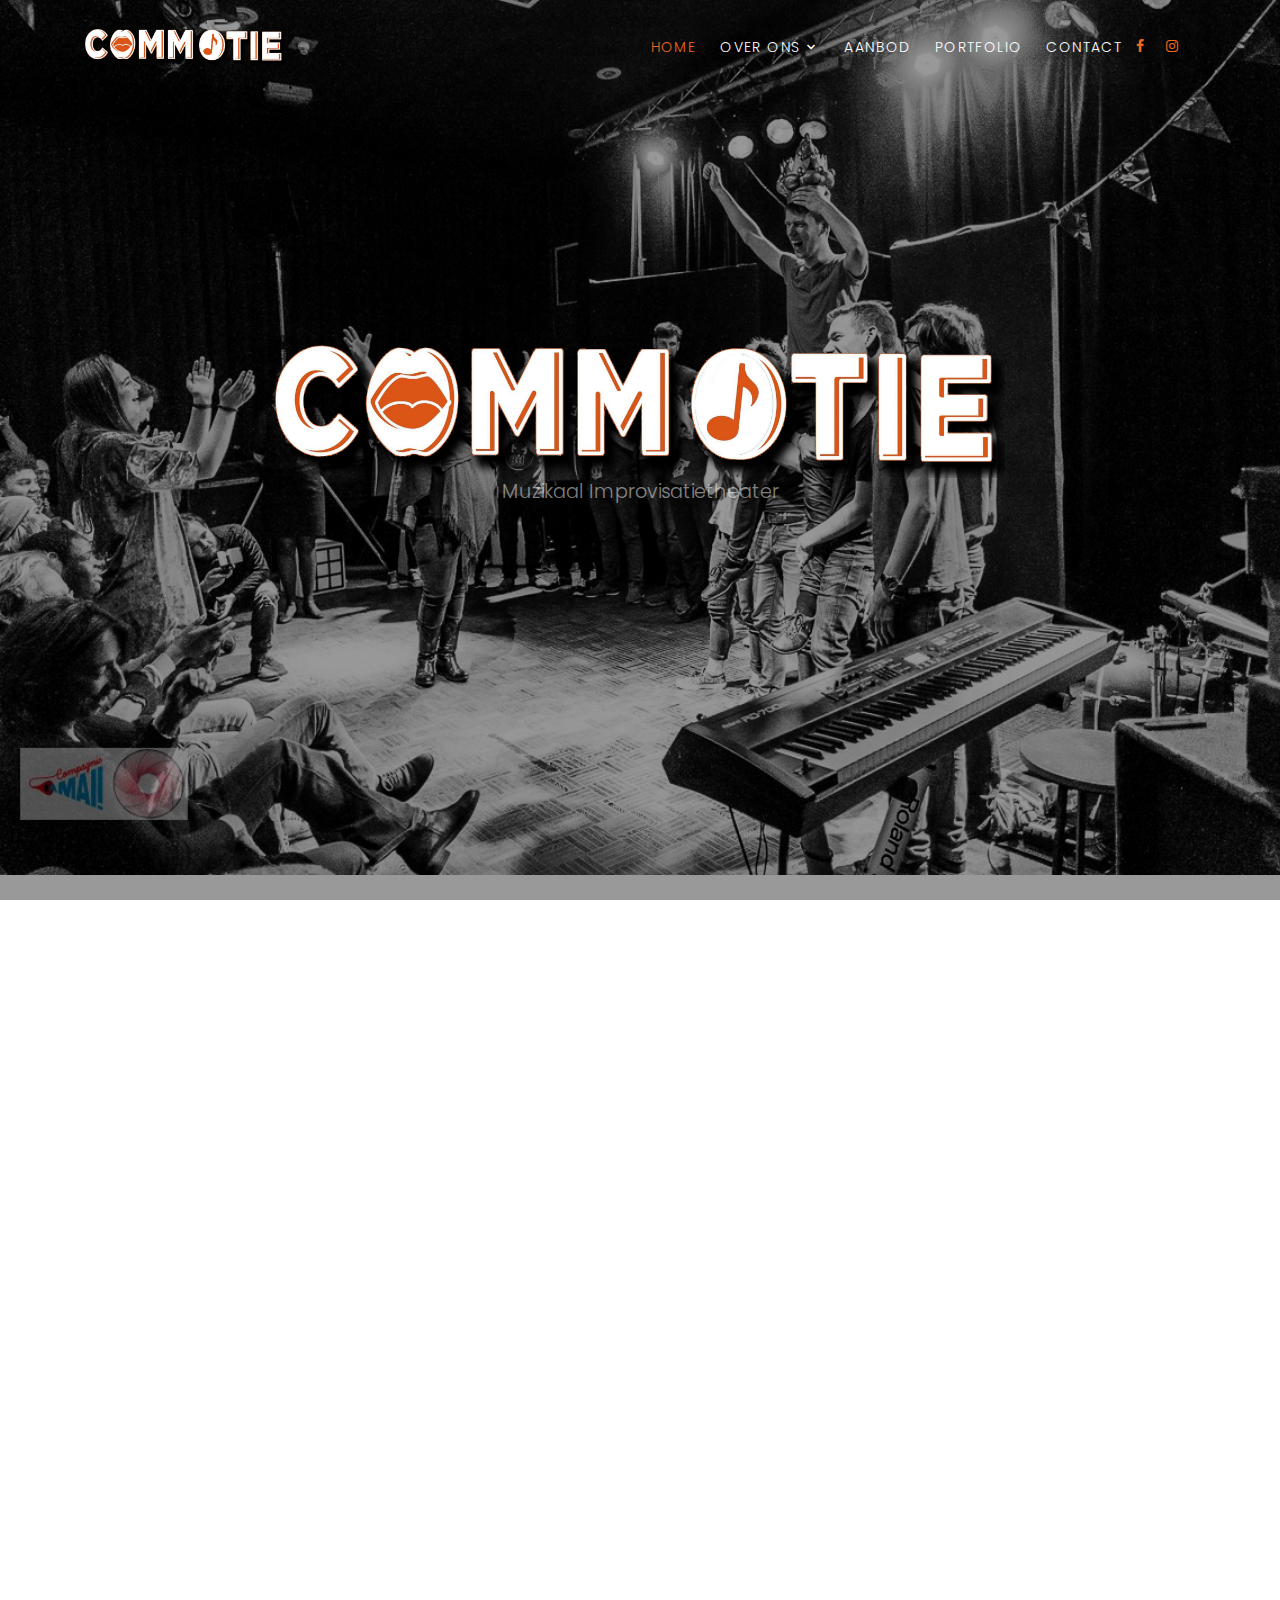
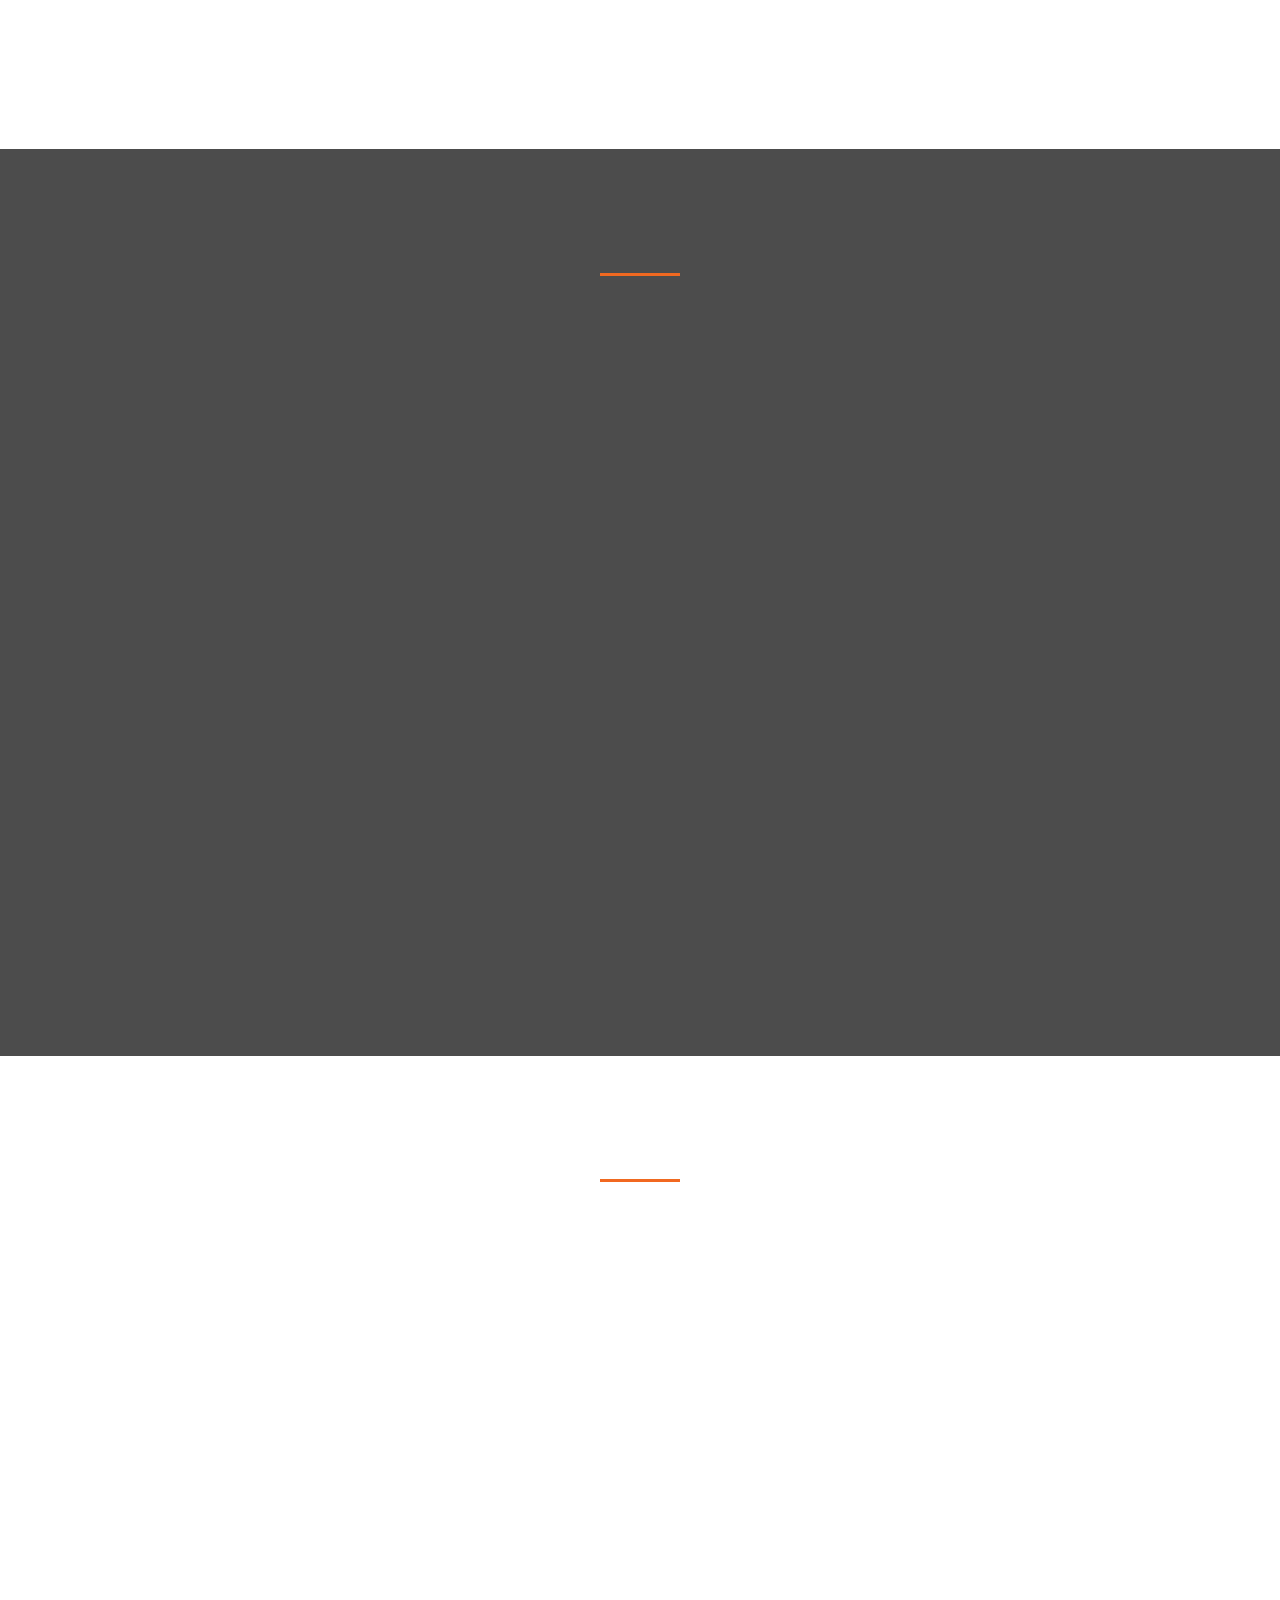
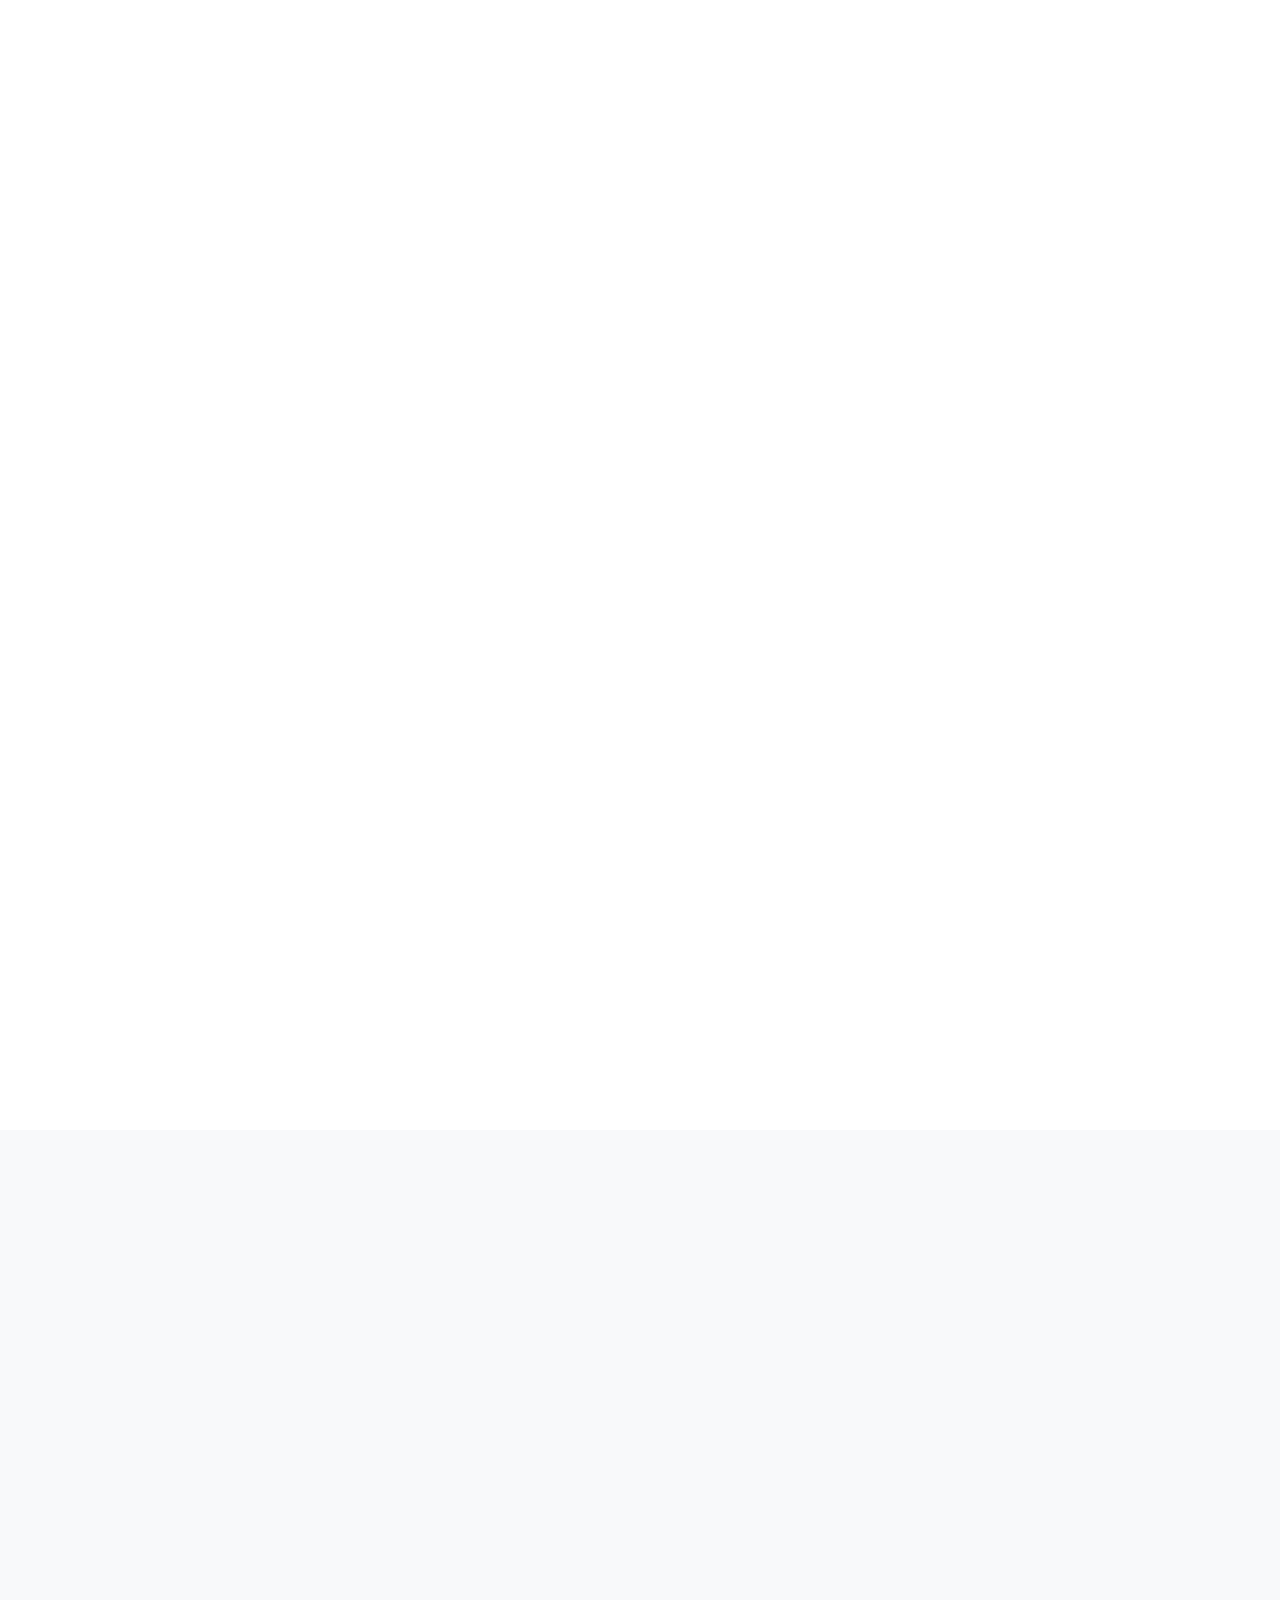
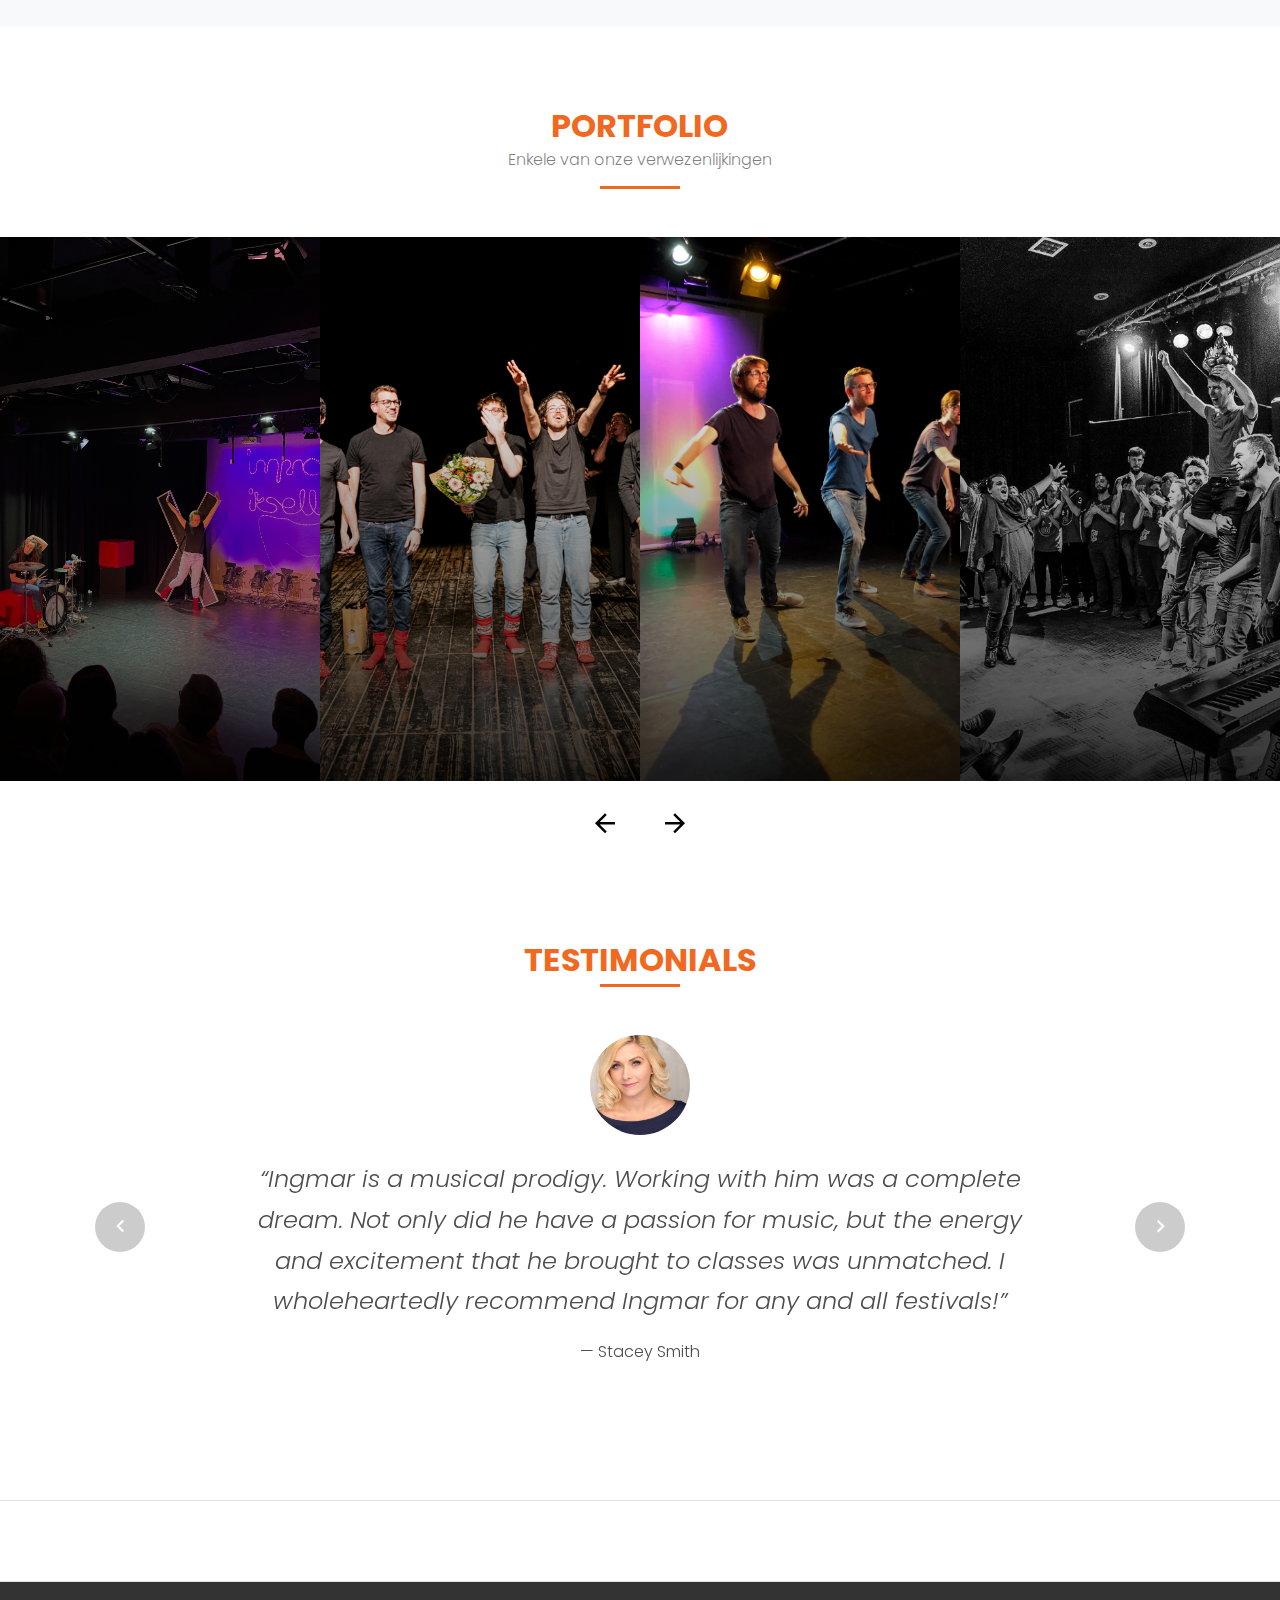
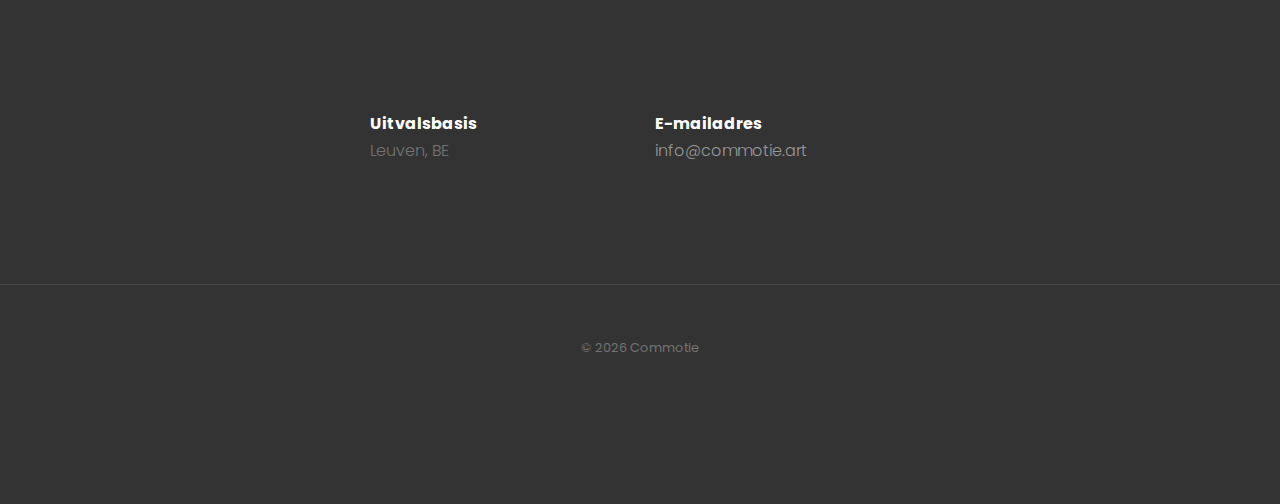
<file: index.html>
<!DOCTYPE html>
<html lang="en">
<head>
    <title>Commotie</title>
    <meta charset="utf-8">
    <meta name="viewport" content="width=device-width, initial-scale=1, shrink-to-fit=no">

    <meta name="description" content="Commotie - Muzikaal Improvisatietheater"/>
    <meta name="keywords" content="Improvisation Theatre, Musical, Leuven, Improvisatie"/>
    <meta name="author" content="Commotie"/>


    <link rel="stylesheet"
          href="https://fonts.googleapis.com/css?family=Poppins:200,300,400,700,900|Display+Playfair:200,300,400,700">
    <link rel="stylesheet" href="fonts/icomoon/style.css">
    <link rel="stylesheet" href="css/bootstrap.min.css">
    <link rel="stylesheet" href="css/magnific-popup.css">
    <link rel="stylesheet" href="css/jquery-ui.css">
    <link rel="stylesheet" href="css/owl.carousel.min.css">
    <link rel="stylesheet" href="css/owl.theme.default.min.css">
    <link rel="stylesheet" href="css/bootstrap-datepicker.css">
    <link rel="stylesheet" href="fonts/flaticon/font/flaticon.css">
    <link rel="stylesheet" href="fonts/icons/css/icons.css">    
    <link rel="stylesheet" href="css/aos.css">
    <link rel="stylesheet" href="css/style.css">
    <link href="favicon.png" rel="icon">
    <link href="apple-touch-icon.png" rel="apple-touch-icon">

</head>
<body data-spy="scroll" data-target=".site-navbar-target" data-offset="200">

<!-- <div class="site-wrap"> -->

<div class="site-mobile-menu site-navbar-target">
    <div class="site-mobile-menu-header">
        <div class="site-mobile-menu-close mt-3">
            <span class="icon-close2 js-menu-toggle"></span>
        </div>
    </div>
    <div class="site-mobile-menu-body"></div>
</div>

<header class="site-navbar py-3 js-site-navbar site-navbar-target" role="banner" id="site-navbar">

    <div class="container">
        <div class="row align-items-center">

            <div class="col-11 col-xl-2 site-logo">
                <h1 class="mb-0"><img src="images/logohorizontal.png" width="200"></h1>
            </div>
            <div class="col-12 col-md-10 d-none d-xl-block">
                <nav class="site-navigation position-relative text-right" role="navigation">

                    <ul class="site-menu js-clone-nav mx-auto d-none d-lg-block">
                        <li><a href="#section-home" class="nav-link">Home</a></li>
                        <li class="has-children">
                            <a href="#section-about" class="nav-link">Over Ons</a>
                            <ul class="dropdown">
                                <li><a href="#section-how-it-works" class="nav-link">Wat doen we?</a></li>
                                <li><a href="#section-our-team" class="nav-link">Onze Spelers</a></li>
                            </ul>
                        </li>
                        <li><a href="#section-aanbod" class="nav-link">Aanbod</a></li>
                        <li><a href="#section-portfolio" class="nav-link">Portfolio</a></li>
                        <!--<li><a href="#section-blog" class="nav-link">Blog</a></li>-->
                        <li><a href="#section-contact" class="nav-link">Contact</a></li>
                        <a href="https://www.facebook.com/improcommotie/" class="pl-0 pr-3"><span
                                class="icon-facebook"></span></a>
                        <a href="https://www.instagram.com/commotie.art/" class="pl-0 pr-3"><span
                                class="icon-instagram"></span></a>
                        
                    </ul>
                </nav>
            </div>

        </div>
    </div>
</header>


<div class="site-blocks-cover overlay" style="background-image: url(images/kemphanen.jpg);" data-aos="fade"
     data-stellar-background-ratio="0.5" id="section-home">
    <div class="container">
        <div class="row align-items-center justify-content-center text-center">

            <div class="col-md-8" data-aos="fade-up" data-aos-delay="400">


                <div class="text-white font-weight-light text-uppercase font-weight-bold" data-aos="fade-up">
                    <img max-width="500" width="100%"S src="images/logohorizontal.png">
                </div>
                <p class="mb-5" data-aos="fade-up" data-aos-delay="100">Muzikaal Improvisatietheater</p>

            </div>
        </div>
    </div>
</div>

<div class="site-section" id="section-about">
    <div class="container">
        <div class="row mb-5">

            <div class="col-md-5 ml-auto mb-5 order-md-2" data-aos="fade-up" data-aos-delay="100">
                <img src="images/groep.jpg" alt="Image" class="img-fluid rounded">
            </div>
            <div class="col-md-6 order-md-1" data-aos="fade-up">
                <div class="text-left pb-1 border-primary mb-4">
                    <h2 class="text-primary">Over Ons</h2>
                </div>
                <p>Commotie is een collectief van ervaren improspelers met verschillende achtergronden. Wat hen verbindt
                    is een voorliefde
                    voor muziek, snelheid, absurdisme, en energie.</p>
                <p class="mb-5">De groep bevat spelers uit het (semi-) professionele improvisatiecircuit, theatrale
                    spelers en comedians. Opgeteld hebben ze ruim 689 optredens op hun naam, waaronder intieme optredens
                    op maat, megashows voor 800 man, en corporate trainings/events.
                    Ze brengen elk hun stijl, routine en ervaring mee, waarmee de spelers elkaar blijven
                    verrassen en uitdagen, tot een complexe, meerlaagse harmonie.</p>

            </div>

        </div>
    </div>
</div>

<div class="site-section bg-image overlay" style="background-image: url('images/hero_bg_4.jpg');"
     id="section-how-it-works" flex-direction=column>
    <div class="container">
        <div class="row justify-content-center mb-5">
            <div class="col-md-7 text-center border-primary">
                <h2 class="font-weight-light text-primary" data-aos="fade">Wat doen we?</h2>
            </div>
        </div>
        <div class="row">
            <div class="col-12 col-md-4" data-aos="fade" data-aos-delay="100">
                <div class="how-it-work-item">
                    <span class="number">1</span>
                    <div class="how-it-work-body">
                        <h2>Theatervoorstellingen</h2>
                        <p class="mb-5" max-width="100%">Het licht gaat aan, en daar staan een handjevol energieke mensen te popelen om
                            te beginnen. Han, een van de spelers, doet een klapke met het publiek, en onthoudt:
                            "museum!". Ingmar, de pianist, zet vlot een melodie in, en ze zijn vertrokken.
                            In een mum van tijd schetsen de spelers een museumtafereel, in de vorm van een meerstemmig
                            lied in met koddige danspasjes.
                            Na het lied start al meteen de eerste scene - twee slapende bewakers en twee inbrekers die
                            een schilderij komen stelen...
                            Er volgt een vrolijke aaneenschakeling van scenes, liederen, abstracte dans, en voor we het
                            weten eindigt de voorstelling in een bananenplantage op het zuidelijk halfrond.
                    </div>
                </div>
            </div>

            <div class="col-12 col-md-4" data-aos="fade" data-aos-delay="200">
                <div class="how-it-work-item">
                    <span class="number">2</span>
                    <div class="how-it-work-body">
                        <h2>Voorstellingen op locatie</h2>
                        <p class="mb-5" max-width="100%">Had je ons graag geboekt voor een optreden? Dat kan zeker! Voor ieder wat wils. Wij doen:</p>
                        <ul class="ul-check list-unstyled success">
                            <li class="text-white">Kinderfeestjes</li>
                            <li class="text-white">Volwassenfeestjes</li>
                            <li class="text-white">Jong-volwassenfeestjes</li>
                        </ul>
                    </div>
                </div>
            </div>

            <div class="col-12 col-md-4" data-aos="fade" data-aos-delay="300">
                <div class="how-it-work-item">
                    <span class="number">3</span>
                    <div class="how-it-work-body">
                        <h2>Workshops</h2>
                        <p class="mb-5" max-width="100%">Had je graag een workshop voor je bedrijf of vriendengroep? Contacteer ons dan zeker. Dan maken we samen de workshop op jouw maat.</p>
                        </ul>
                    </div>
                </div>
            </div>

        </div>
    </div>
</div>

<div class="site-section border-bottom" id="section-our-team">
    <div class="container" >
        <div class="row justify-content-center mb-5">
            <div class="col-md-7 text-center border-primary">
                <h2 class="font-weight-light text-primary" data-aos="fade">Onze Spelers</h2>
            </div>
        </div>
        <div class="row">
            <div class="col-12 col-md-4" data-aos="fade" data-aos-delay="100">
                <div class="person">
                    <img src="images/ingmar.jpg" alt="Image" class="img-fluid rounded mb-5 w-75 rounded-circle">
                    <h3>Ingmar Dasseville</h3>
                    <p class="position text-muted">Piano</p>
                    <p class="mb-4">"Ik trek hier wel mijn plan achter de piano", jaarlijks 100+ impro-optredens doorheen
                        Vlaanderen</p>
                </div>
            </div>

            <div class="col-12 col-md-4" data-aos="fade" data-aos-delay="100">
                <div class="person">
                    <img src="images/freya.jpg" alt="Image" class="img-fluid rounded mb-5 w-75 rounded-circle">
                    <h3>Freya Dasseville</h3>
                    <p class="position text-muted">Basgitaar</p>
                    <p class="mb-4">"dum dum dum" - Fawn, Papiloon, The Pixels, et al.</p>
                </div>
            </div>

            <div class="col-12 col-md-4" data-aos="fade" data-aos-delay="100">
                <div class="person">
                    <img src="images/arthur.jpg" alt="Image" class="img-fluid rounded mb-5 w-75 rounded-circle">
                    <h3>Arthur Moelants</h3>
                    <p class="position text-muted">Percussie</p>
                    <p class="mb-4">"boem boem baf" - Fawn, et al.</p>
                </div>
            </div>
        </div>
        <div class="row">

            <div class="col-12 col-md-4" data-aos="fade" data-aos-delay="100">
                <div class="person">
                    <img src="images/han.jpg" alt="Image" class="img-fluid rounded mb-5 w-75 rounded-circle">
                    <h3>Han van der Ven</h3>
                    <p class="position text-muted">De Stuiterbal</p>
                    <p class="mb-4"> "en trouwens en trouwens en trouwens" - KSWL, et al.</p>
                </div>
            </div>
            <div class="col-12 col-md-4" data-aos="fade" data-aos-delay="200">
                <div class="person">
                    <img src="images/ben.jpg" alt="Image" class="img-fluid rounded mb-5 w-75 rounded-circle">
                    <h3>Ben Verhoeven</h3>
                    <p class="position text-muted">De Spanningsboog</p>
                    <p class="mb-4"> "Ik had je nog nooit écht gezien" - ERLNMYR, Swaajp, Prism, et al.</p>
                </div>
            </div>
            <div class="col-12 col-md-4" data-aos="fade" data-aos-delay="300">
                <div class="person">
                    <img src="images/karen.jpg" alt="Image" class="img-fluid rounded mb-5 w-75 rounded-circle">
                    <h3>Karen Aerts</h3>
                    <p class="position text-muted">De Disneyprinses</p>
                    <p class="mb-4">"Oké we doen het!" - Preparee, Terboenk</p>
                </div>
            </div>
        </div>
        <div class="row">
            <div class="col-12 col-md-4" data-aos="fade" data-aos-delay="100">
                <div class="person">
                    <img src="images/janne.jpg" alt="Image" class="img-fluid rounded mb-5 w-75 rounded-circle">
                    <h3>Janne Van Laer</h3>
                    <p class="position text-muted">De Plottwist</p>
                    <p class="mb-4">"Ik doe de krab!" - Preparee</p>
                </div>
            </div>

            <div class="col-12 col-md-4" data-aos="fade" data-aos-delay="300">
                <div class="person">
                    <img src="images/klaas.jpg" alt="Image" class="img-fluid rounded mb-5 w-75 rounded-circle">
                    <h3>Klaas Van den Broeck</h3>
                    <p class="position text-muted">Meta</p>
                    <p class="mb-4">"Dit is niet écht!" - Preparee, Lunatics, Fairyfail, et al.</p>
                </div>
            </div>


        </div>
    </div>


    <div class="site-section bg-light" id="section-aanbod">
        <div class="container">
            <div class="row justify-content-center mb-5" data-aos="fade-up">
                <div class="col-md-7 text-center border-primary">
                    <h2 class="mb-0 text-primary">Ons Aanbod</h2>
                    <p class="color-black-opacity-5">Onze beproefde shows en trainingen</p>
                </div>
            </div>
            <div class="row align-items-stretch">
                <div class="col-12 col-md-3" data-aos="fade-up">
                    <div class="unit-4 d-flex">
                        <div class="unit-4-icon mr-4"><span class="text-primary ticon-lighting"></span></div>
                        <div>
                            <h3>Gezongen Gezegdes</h3>
                            <p>Eén spreekwoord inspireert een hele show!</p>
                            <!--<p><a href="#">Learn More</a></p>-->
                        </div>
                    </div>
                </div>
                <div class="col-12 col-md-3" data-aos="fade-up" data-aos-delay="100">
                    <div class="unit-4 d-flex">
                        <div class="unit-4-icon mr-4"><span class="text-primary ticon-stage"></span></div>
                        <div>
                            <h3>Chaos in Fa Kruis</h3>
                            <p>Een reis door de gedachtenstroom van onze acteurs</p>
                            <!--<p><a href="#">Learn More</a></p>-->
                        </div>
                    </div>
                </div>
                <div class="col-12 col-md-3" data-aos="fade-up" data-aos-delay="200">
                    <div class="unit-4 d-flex">
                        <div class="unit-4-icon mr-4"><span class="text-primary ticon-theater"></span></div>
                        <div>
                            <h3>Full On Musical</h3>
                            <p>We nemen jullie mee in 1 groot verhaal</p>
                            <!--<p><a href="#">Learn More</a></p>-->
                        </div>
                    </div>
                </div>


                <div class="col-12 col-md-3" data-aos="fade-up" data-aos-delay="300">
                    <div class="unit-4 d-flex">
                        <div class="unit-4-icon mr-4"><span class="text-primary ticon-scenery"></span></div>
                        <div>
                            <h3>Liedjes met structuur</h3>
                            <p>Een training waarin we de geheime structuren van onze liedjes uit de doeken doen.</p>
                            <!--<p><a href="#">Learn More</a></p>-->
                        </div>
                    </div>
                </div>
                <!--<div class="col-3 mb-4 mb-lg-4" data-aos="fade-up" data-aos-delay="400">-->
                <!--<div class="unit-4 d-flex">-->
                <!--<div class="unit-4-icon mr-4"><span class="text-primary flaticon-wooden"></span></div>-->
                <!--<div>-->
                <!--<h3>Storage</h3>-->
                <!--<p>Lorem ipsum dolor sit amet consectetur adipisicing elit. Perferendis quis molestiae vitae eligendi at.</p>-->
                <!--<p><a href="#">Learn More</a></p>-->
                <!--</div>-->
                <!--</div>-->
                <!--</div>-->
                <!--<div class="col-3 mb-4 mb-lg-4" data-aos="fade-up" data-aos-delay="500">-->
                <!--<div class="unit-4 d-flex">-->
                <!--<div class="unit-4-icon mr-4"><span class="text-primary flaticon-worldwide"></span></div>-->
                <!--<div>-->
                <!--<h3>Worldwide Delivery</h3>-->
                <!--<p>Lorem ipsum dolor sit amet consectetur adipisicing elit. Perferendis quis molestiae vitae eligendi at.</p>-->
                <!--<p><a href="#">Learn More</a></p>-->
                <!--</div>-->
                <!--</div>-->
                <!--</div>-->

            </div>
        </div>
    </div>


    <div class="site-section block-13" id="section-portfolio">

        <div class="container">
            <div class="row justify-content-center mb-5">
                <div class="col-md-7 text-center border-primary">
                    <h2 class="mb-0 text-primary">Portfolio</h2>
                    <p class="color-black-opacity-5">Enkele van onze verwezenlijkingen</p>
                </div>
            </div>
        </div>

        <div class="owl-carousel nonloop-block-13">
            <div>
                <a href="images/improxl2024.jpg" class="image-popup unit-1 text-center">
                    <img src="images/improxl2024.jpg" alt="Image" class="img-fluid" style="height: 544px">
                    <div class="unit-1-text">
                        <h3 class="unit-1-heading">ImproXL 2024</h3>
                    </div>
                </a>
            </div>
            <div>
                <a href="images/kemphanen2023.jpg" class="image-popup unit-1 text-center">
                    <img src="images/kemphanen2023.jpg" alt="Image" class="img-fluid" style="height: 544px">
                    <div class="unit-1-text">
                        <h3 class="unit-1-heading">Winnaar Kemphanen 2023</h3>
                    </div>
                </a>
            </div>
            <div>
                <a href="images/group_photo.jpg" class="image-popup unit-1 text-center">
                    <img src="images/group_photo.jpg" alt="Image" class="image-popup img-fluid" style="height: 544px">
                    <div class="unit-1-text">
                        <h3 class="unit-1-heading">ImproXL 2018</h3>
                    </div>
                </a>
            </div>

            <div>
                <a href="images/kemphanen.jpg" class="image-popup unit-1 text-center">
                    <img src="images/kemphanen.jpg" alt="Image" class="img-fluid" style="height: 544px">
                    <div class="unit-1-text">
                        <h3 class="unit-1-heading">Winnaar Kemphanen 2017</h3>
                    </div>
                </a>
            </div>

            <div>
                <a href="#" class="unit-1 text-center">
                    <img src="images/music_for_life.jpg" alt="Image" class="img-fluid" style="height: 544px">
                    <div class="unit-1-text">
                        <h3 class="unit-1-heading">Music for Life</h3>
                    </div>
                </a>
            </div>


            <div>
                <a href="#" class="unit-1 text-center">
                    <img src="images/jamnesty.jpg" alt="Image" class="img-fluid" style="height: 544px">
                    <div class="unit-1-text">
                        <h3 class="unit-1-heading">Jamnesty</h3>
                    </div>
                </a>
            </div>

            <div>
                <a href="#" class="unit-1 text-center">
                    <img src="images/marathon.jpg" alt="Image" class="img-fluid" style="height: 544px">
                    <div class="unit-1-text">
                        <h3 class="unit-1-heading">Vlaamse Impromarathon 2019</h3>
                    </div>
                </a>
            </div>

        </div>
    </div>


    <!--<div class="site-blocks-cover overlay inner-page-cover" style="background-image: url(images/group_photo.jpg); background-attachment: fixed;">-->
    <!--<div class="container">-->
    <!--<div class="row align-items-center justify-content-center text-center">-->

    <!--<div class="col-md-7" data-aos="fade-up">-->
    <!--<a href="https://vimeo.com/channels/staffpicks/93951774" class="play-single-big mb-4 d-inline-block popup-vimeo"><span class="icon-play"></span></a>-->
    <!--<h2 class="text-white font-weight-light mb-5 h1">Video</h2>-->
    <!---->
    <!--</div>-->
    <!--</div>-->
    <!--</div>-->
    <!--</div>  -->

    <div class="site-section border-bottom">
        <div class="container">

            <div class="row justify-content-center mb-5">
                <div class="col-md-7 text-center border-primary">
                    <h2 class="font-weight-light text-primary">Testimonials</h2>
                </div>
            </div>

            <div class="slide-one-item home-slider owl-carousel">
                <div>
                    <div class="testimonial">
                        <figure class="mb-4">
                            <img src="images/person_1.jpg" alt="Image" class="img-fluid mb-3">

                        </figure>
                        <blockquote>
                            <p>&ldquo;Ingmar is a musical prodigy. Working with him was
                                a complete dream. Not only did he have a passion
                                for music, but the energy and excitement that he
                                brought to classes was unmatched. I wholeheartedly
                                recommend Ingmar for any and all festivals!&rdquo;</p>
                            <p class="author"> &mdash; Stacey Smith</p>
                        </blockquote>
                    </div>
                </div>
                <div>
                    <div class="testimonial">
                        <figure class="mb-4">
                            <img src="images/person_2.jpg" alt="Image" class="img-fluid mb-3">

                        </figure>
                        <blockquote>
                            <p>&ldquo;These [players] are perfect together. Super funny,
                                skilled, giving an amazing show. They sing perfectly
                                and they are very handsome&rdquo;</p>
                            <p class="author"> &mdash; Hila Di Castro</p>
                        </blockquote>
                    </div>
                </div>

                <div>
                    <div class="testimonial">
                        <figure class="mb-4">
                            <img src="images/person_3.jpg" alt="Image" class="img-fluid mb-3">
                        </figure>
                        <blockquote>
                            <p>&ldquo;Commotie slingerde me zonder enige moeite van de ene emotie de andere in. Vlotjes weefden ze geïmproviseerde liedjes in hun spel, het ene meezingbaar, een ander het muzikale equivalent van een koortsdroom, nog anderen rechtstreeks de lachspier prikkelend. Ronduit verbazend, onvergelijkbaar !.&rdquo;</p>
                            <p class="author"> &mdash; Bram Van Kelst </p>
                        </blockquote>
                    </div>
                </div>


            </div>
        </div>
    </div>

    <!--<div class="site-section" id="section-blog">-->
    <!--<div class="container">-->
    <!--<div class="row justify-content-center mb-5">-->
    <!--<div class="col-md-7 text-center border-primary">-->
    <!--<h2 class="font-weight-light text-primary">Our Blog</h2>-->
    <!--<p class="color-black-opacity-5">See Our Daily News &amp; Updates</p>-->
    <!--</div>-->
    <!--</div>-->
    <!--<div class="row mb-5 align-items-stretch">-->
    <!--<div class="col-3 mb-4 mb-lg-4" data-aos="fade-up">-->
    <!--<div class="h-entry">-->
    <!--<img src="images/blog_1.jpg" alt="Image" class="img-fluid">-->
    <!--<h2 class="font-size-regular"><a href="#">How Commotietics Company Improve Spendings</a></h2>-->
    <!--<div class="meta mb-4">by Jed Wilson <span class="mx-2">&bullet;</span> Jan 18, 2019 <span class="mx-2">&bullet;</span> <a href="#">News</a></div>-->
    <!--<p>Lorem ipsum dolor sit amet consectetur adipisicing elit. Natus eligendi nobis ea maiores sapiente veritatis reprehenderit suscipit quaerat rerum voluptatibus a eius.</p>-->
    <!--</div> -->
    <!--</div>-->
    <!--<div class="col-3 mb-4 mb-lg-4" data-aos="fade-up" data-aos-delay="100">-->
    <!--<div class="h-entry">-->
    <!--<img src="images/blog_2.jpg" alt="Image" class="img-fluid">-->
    <!--<h2 class="font-size-regular"><a href="#">How Commotietics Company Improve Spendings</a></h2>-->
    <!--<div class="meta mb-4">by Jed Wilson <span class="mx-2">&bullet;</span> Jan 18, 2019 <span class="mx-2">&bullet;</span> <a href="#">News</a></div>-->
    <!--<p>Lorem ipsum dolor sit amet consectetur adipisicing elit. Natus eligendi nobis ea maiores sapiente veritatis reprehenderit suscipit quaerat rerum voluptatibus a eius.</p>-->
    <!--</div> -->
    <!--</div>-->
    <!--<div class="col-3 mb-4 mb-lg-4" data-aos="fade-up" data-aos-delay="200">-->
    <!--<div class="h-entry">-->
    <!--<img src="images/blog_3.jpg" alt="Image" class="img-fluid">-->
    <!--<h2 class="font-size-regular"><a href="#">How Commotietics Company Improve Spendings</a></h2>-->
    <!--<div class="meta mb-4">by Jed Wilson <span class="mx-2">&bullet;</span> Jan 18, 2019 <span class="mx-2">&bullet;</span> <a href="#">News</a></div>-->
    <!--<p>Lorem ipsum dolor sit amet consectetur adipisicing elit. Natus eligendi nobis ea maiores sapiente veritatis reprehenderit suscipit quaerat rerum voluptatibus a eius.</p>-->
    <!--</div>-->
    <!--</div>-->
    <!--</div>-->
    <!--<div class="row">-->
    <!--<div class="col-12 text-center" data-aos="fade-up" data-aos-delay="300">-->
    <!--<p class="mb-0"><a href="https://free-template.co" class="btn btn-primary py-3 px-5 text-white">View All Blog Posts</a></p>-->
    <!--</div>-->
    <!--</div>-->
    <!--</div>-->
    <!--</div>-->
</div>
    <footer class="site-footer" id="section-contact">
        <div class="container">
            <div class="row">
                <div class="col-md-3">
                    <p class="footer-heading mb-0 font-weight-bold">Uitvalsbasis</p>
                    <p class="mb-4">Leuven, BE</p>
                </div>
                <div class="col-md-3">
                    <p class="footer-heading mb-0 font-weight-bold">E-mailadres</p>
                    <p class="mb-0"><a href="#">info@commotie.art</a></p>
                </div>
            </div>
        </div>

        <div class="row pt-5 mt-5 text-center">
            <div class="col-md-12">
                <div class="border-top pt-5">
                    <p>
                        <small class="block">&copy;
                            <script>document.write(new Date().getFullYear());</script>
                            Commotie
                        </small>
                    </p>
                </div>
            </div>

        </div>
    </footer>


<script src="js/jquery-3.3.1.min.js"></script>
<script src="js/jquery-migrate-3.0.1.min.js"></script>
<script src="js/jquery-ui.js"></script>
<script src="js/jquery.easing.1.3.js"></script>
<script src="js/popper.min.js"></script>
<script src="js/bootstrap.min.js"></script>
<script src="js/owl.carousel.min.js"></script>
<script src="js/jquery.stellar.min.js"></script>
<script src="js/jquery.countdown.min.js"></script>
<script src="js/jquery.magnific-popup.min.js"></script>
<script src="js/bootstrap-datepicker.min.js"></script>
<script src="js/aos.js"></script>

<script src="js/main.js"></script>

</body>
</html>
</file>
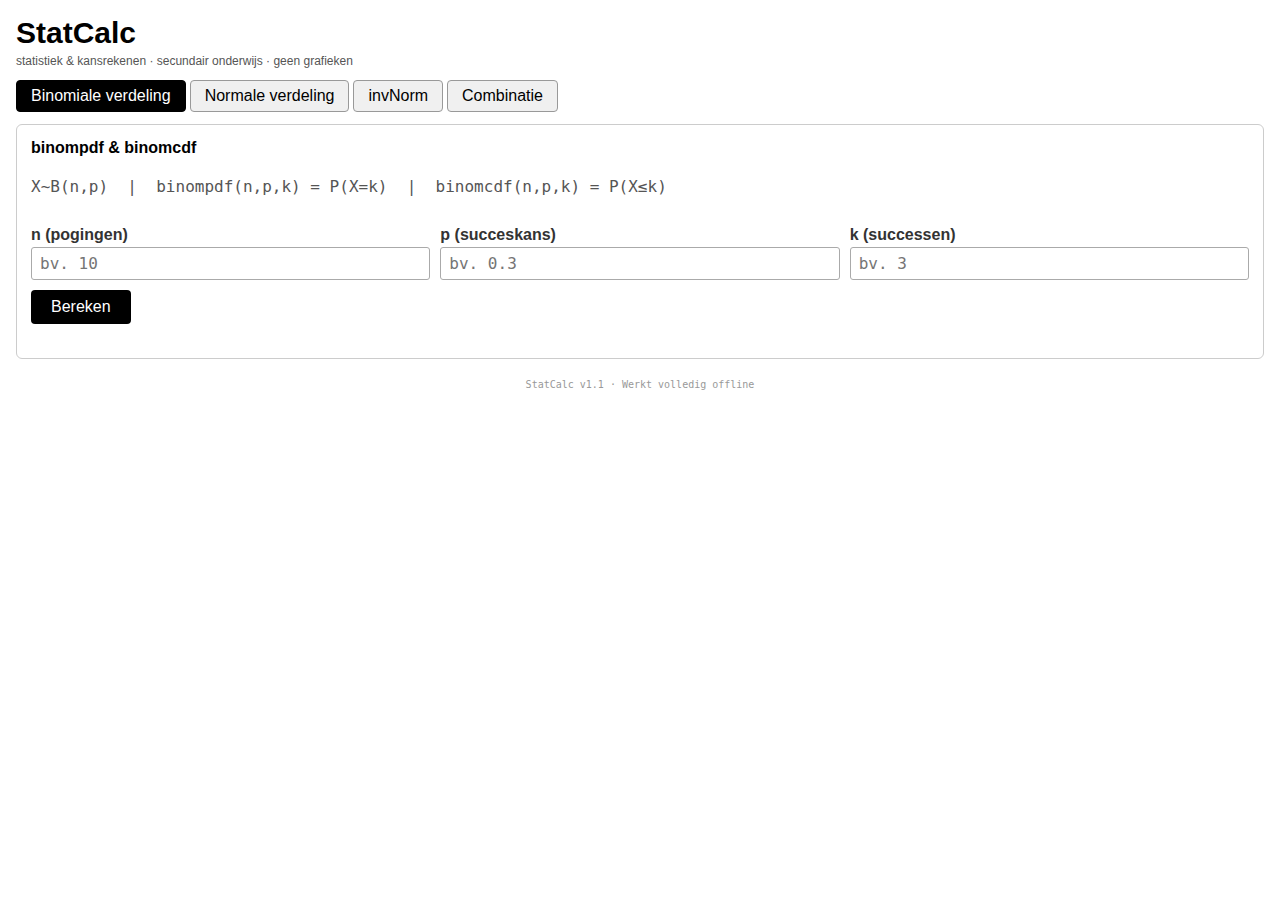
<file: kassa/index.html>
<!DOCTYPE html>
<html lang="nl">
<head>
<meta charset="UTF-8">
<meta name="viewport" content="width=device-width, initial-scale=1.0">
<title>StatCalc</title>
<style>
*{box-sizing:border-box;margin:0;padding:0}
body{background:#fff;color:#000;font-family:Arial,sans-serif;font-size:16px;padding:16px}
h1{font-size:30px;font-weight:bold;margin-bottom:4px}
p.sub{font-size:12px;color:#555;margin-bottom:12px}
.tabs{display:flex;gap:4px;margin-bottom:12px;flex-wrap:wrap}
.tab{padding:6px 14px;border:1px solid #999;border-radius:4px;background:#f0f0f0;cursor:pointer;font-size:16px;font-family:Arial,sans-serif}
.tab.active{background:#000;color:#fff;border-color:#000}
.panel{display:none}.panel.active{display:block}
.card{border:1px solid #ccc;border-radius:6px;padding:14px;margin-bottom:10px}
.card-title{font-weight:bold;font-size:16px;margin-bottom:20px}
.card-desc{font-size:16px;color:#555;margin-bottom:30px;font-family:monospace}
.form-grid{display:grid;grid-template-columns:repeat(auto-fit,minmax(140px,1fr));gap:10px;margin-bottom:10px}
label{display:block;font-size:16px;font-weight:bold;margin-bottom:3px;color:#333}
input{width:100%;border:1px solid #aaa;border-radius:3px;padding:6px 8px;font-family:monospace;font-size:16px;outline:none}
input:focus{border-color:#000}
.btn{background:#000;color:#fff;border:none;border-radius:4px;padding:8px 20px;font-size:16px;cursor:pointer;font-family:Arial,sans-serif;margin-bottom:20px}
.btn:hover{background:#333}
.result{margin-top:10px;border:1px solid #ddd;border-radius:4px;padding:12px;background:#fafafa;display:none}
.result.show{display:block}
.result-label{font-size:16px;font-weight:bold;letter-spacing:.08em;color:#666;margin-bottom:4px}
.result-value{font-family:monospace;font-size:20px;font-weight:bold;color:#082cf5;word-break:break-all}
.result-formula{margin-top:6px;font-family:monospace;font-size:16px;color:#555;display:none}
.divider{margin-top:10px;border-top:1px solid #e0e0e0;padding-top:10px}
.err{color:red;font-size:16px;margin-top:6px;display:none}.err.show{display:block}
footer{margin-top:20px;font-size:10px;color:#999;text-align:center;font-family:monospace}
#dino-overlay{display:none;position:fixed;bottom:0;left:0;right:0;height:110px;align-items:flex-end;justify-content:flex-start;pointer-events:none;z-index:999;overflow:hidden;opacity:0;transition:opacity .4s}
#dino-overlay.dino-in{opacity:1}
.dino-ground{position:absolute;bottom:0;left:0;right:0;height:3px;background:#555}
.dino-wrap{position:relative;height:100px;display:flex;align-items:flex-end;animation:dino-run 4s linear infinite}
@keyframes dino-run{0%{transform:translateX(-120px)}100%{transform:translateX(calc(100vw + 20px))}}
.dino-svg{width:80px;height:90px;overflow:visible}
.dino-dust{position:absolute;bottom:4px;left:-8px;font-size:14px;animation:dino-dust 0.3s steps(1) infinite}
@keyframes dino-dust{0%{opacity:1}50%{opacity:.3}100%{opacity:1}}
.hand-l{animation:hand-l 0.6s ease-in-out infinite}
.hand-r{animation:hand-r 0.6s ease-in-out infinite}
@keyframes hand-l{0%,100%{transform:translateY(0px)}50%{transform:translateY(-9px)}}
@keyframes hand-r{0%,100%{transform:translateY(-9px)}50%{transform:translateY(0px)}}

</style>
</head>
<body>
<h1>StatCalc</h1>
<p class="sub">statistiek &amp; kansrekenen &middot; secundair onderwijs &middot; geen grafieken</p>
<div class="tabs">
  <button class="tab active" onclick="switchTab(event,&apos;binom&apos;)">Binomiale verdeling</button>
  <button class="tab" onclick="switchTab(event,&apos;normal&apos;)">Normale verdeling</button>
  <button class="tab" onclick="switchTab(event,&apos;invnorm&apos;)">invNorm</button>
  <button class="tab" onclick="switchTab(event,&apos;combinatie&apos;)">Combinatie</button>
</div>
<div class="panel active" id="panel-binom">
  <div class="card">
    <div class="card-title">binompdf &amp; binomcdf</div>
    <div class="card-desc">X~B(n,p)  &nbsp;|&nbsp;  binompdf(n,p,k) = P(X=k)  &nbsp;|&nbsp;  binomcdf(n,p,k) = P(X&le;k)&nbsp;&nbsp;</div>
    <div class="form-grid">
      <div><label>n (pogingen)</label><input type="number" id="b-n" placeholder="bv. 10" min="1" step="1"></div>
      <div><label>p (succeskans)</label><input type="number" id="b-p" placeholder="bv. 0.3" min="0" max="1" step="0.01"></div>
      <div><label>k (successen)</label><input type="number" id="b-k" placeholder="bv. 3" min="0" step="1"></div>
    </div>
    <button class="btn" onclick="calcBinom()">Bereken</button>
    <div class="err" id="b-err"></div>
    <div class="result" id="b-result">
      <div class="result-label">binompdf &mdash; P(X = k)</div>
      <div class="result-value" id="b-pdf-val"></div>
      <div class="result-formula" id="b-pdf-form"></div>
      <div class="divider">
        <div class="result-label">binomcdf &mdash; P(X &le; k)</div>
        <div class="result-value" id="b-cdf-val"></div>
        <div class="result-formula" id="b-cdf-form"></div>
      </div>
    </div>
  </div>
</div>
<div class="panel" id="panel-normal">
  <div class="card">
    <div class="card-title">normalcdf</div>
    <div class="card-desc">X~N(&mu;,&sigma;)  &nbsp;|&nbsp;  normalcdf(&mu;, &sigma;, a, b) = P(a &le; X &le; b)  &nbsp;|&nbsp;  leeg = &plusmn;&infin;</div>
    <div class="form-grid">
      <div><label>&mu; (gemiddelde)</label><input type="number" id="n-mu" placeholder="bv. 0" step="any"></div>
      <div><label>&sigma; (standaardafwijking)</label><input type="number" id="n-sigma" placeholder="bv. 1" step="any"></div>
      <div><label>a (ondergrens)</label><input type="number" id="n-a" placeholder="leeg = -&infin;" step="any"></div>
      <div><label>b (bovengrens)</label><input type="number" id="n-b" placeholder="leeg = +&infin;" step="any"></div>
    </div>
    <button class="btn" onclick="calcNormal()">Bereken</button>
    <div class="err" id="n-err"></div>
    <div class="result" id="n-result">
      <div class="result-label">P(a &le; X &le; b)</div>
      <div class="result-value" id="n-val"></div>
      <div class="result-formula" id="n-form"></div>
    </div>
  </div>
</div>
<div class="panel" id="panel-invnorm">
  <div class="card">
    <div class="card-title">invNorm</div>
    <div class="card-desc">X~N(&mu;,&sigma;)  &nbsp;|&nbsp;  invNorm(p, &mu;, &sigma;) = x zodat P(X &le; x) = p </div>
    <div class="form-grid">
      <div><label>p (kans, 0&ndash;1)</label><input type="number" id="i-p" placeholder="bv. 0.95" min="0" max="1" step="0.001"></div>
      <div><label>&mu; (gemiddelde)</label><input type="number" id="i-mu" placeholder="bv. 0" step="any"></div>
      <div><label>&sigma; (standaardafwijking)</label><input type="number" id="i-sigma" placeholder="bv. 1" step="any"></div>
    </div>
    <button class="btn" onclick="calcInvNorm()">Bereken</button>
    <div class="err" id="i-err"></div>
    <div class="result" id="i-result">
      <div class="result-label">x zodat P(X &le; x) = p</div>
      <div class="result-value" id="i-val"></div>
      <div class="result-formula" id="i-form"></div>
    </div>
  </div>
</div>
<div class="panel" id="panel-combinatie">
  <div class="card">
    <div class="card-title">Combinatie C(n, k)</div>
    <!--<div class="card-desc">C(n,k) = n! / (k! &middot; (n-k)!) &mdash; keuze zonder volgorde</div>-->
    <div class="form-grid">
      <div><label>n (totaal)</label><input type="number" id="c-n" placeholder="bv. 10" min="0" step="1"></div>
      <div><label>k (keuze)</label><input type="number" id="c-k" placeholder="bv. 3" min="0" step="1"></div>
    </div>
    <button class="btn" onclick="calcComb()">Bereken</button>
    <div class="err" id="c-err"></div>
    <div class="result" id="c-result">
      <div class="result-label">C(n, k)</div>
      <div class="result-value" id="c-val"></div>
      <div class="result-formula" id="c-form"></div>
    </div>
  </div>
</div>
<footer>StatCalc v1.1 &middot; Werkt volledig offline</footer>
<script>
function combination(n,k){n=Math.round(n);k=Math.round(k);if(k<0||k>n)return 0;if(k===0||k===n)return 1;let log=0;for(let i=0;i<k;i++)log+=Math.log(n-i)-Math.log(i+1);return Math.round(Math.exp(log));}
function binompdf(n,p,k){if(k<0||k>n)return 0;return combination(n,k)*Math.pow(p,k)*Math.pow(1-p,n-k);}
function binomcdf(n,p,k){let s=0;for(let i=0;i<=k;i++)s+=binompdf(n,p,i);return Math.min(s,1);}
function erf(x){const t=1/(1+0.3275911*Math.abs(x));const poly=t*(0.254829592+t*(-0.284496736+t*(1.421413741+t*(-1.453152027+t*1.061405429))));const r=1-poly*Math.exp(-x*x);return x>=0?r:-r;}
function normalCDF(x,mu,sigma){return 0.5*(1+erf((x-mu)/(sigma*Math.sqrt(2))));}
function normalcdf(mu,sigma,a,b){const lo=(a===null||isNaN(a))?0:normalCDF(a,mu,sigma);const hi=(b===null||isNaN(b))?1:normalCDF(b,mu,sigma);return hi-lo;}
function invNorm(p,mu,sigma){if(p<=0)return-Infinity;if(p>=1)return Infinity;const a1=-3.969683028665376e+01,a2=2.209460984245205e+02,a3=-2.759285104469687e+02,a4=1.383577518672690e+02,a5=-3.066479806614716e+01,a6=2.506628277459239e+00;const b1=-5.447609879822406e+01,b2=1.615858368580409e+02,b3=-1.556989798598866e+02,b4=6.680131188771972e+01,b5=-1.328068155288572e+01;const c1=-7.784894002430293e-03,c2=-3.223964580411365e-01,c3=-2.400758277161838e+00,c4=-2.549732539343734e+00,c5=4.374664141464968e+00,c6=2.938163982698783e+00;const d1=7.784695709041462e-03,d2=3.224671290700398e-01,d3=2.445134137142996e+00,d4=3.754408661907416e+00;const plo=0.02425,phi=1-plo;let x;if(p<plo){const q=Math.sqrt(-2*Math.log(p));x=(((((c1*q+c2)*q+c3)*q+c4)*q+c5)*q+c6)/(((((d1*q+d2)*q+d3)*q+d4)*q+1));}else if(p<=phi){const q=p-0.5,r=q*q;x=(((((a1*r+a2)*r+a3)*r+a4)*r+a5)*r+a6)*q/(((((b1*r+b2)*r+b3)*r+b4)*r+b5)*r+1);}else{const q=Math.sqrt(-2*Math.log(1-p));x=-(((((c1*q+c2)*q+c3)*q+c4)*q+c5)*q+c6)/(((((d1*q+d2)*q+d3)*q+d4)*q+1));}return mu+sigma*x;}
function fmt(v,d=8){if(isNaN(v))return"Ongeldig";if(Math.abs(v)<1e-9&&v!==0)return v.toExponential(4);return parseFloat(v.toPrecision(d)).toString();}
function showErr(id,msg){const el=document.getElementById(id);el.textContent=msg;el.classList.add("show");setTimeout(()=>el.classList.remove("show"),4000);}
function switchTab(e,name){document.querySelectorAll(".panel").forEach(p=>p.classList.remove("active"));document.querySelectorAll(".tab").forEach(t=>t.classList.remove("active"));document.getElementById("panel-"+name).classList.add("active");e.target.classList.add("active");}
function calcBinom(){const n=parseInt(document.getElementById("b-n").value);const p=parseFloat(document.getElementById("b-p").value);const k=parseInt(document.getElementById("b-k").value);if(isNaN(n)||isNaN(p)||isNaN(k))return showErr("b-err","Vul alle velden in.");if(n<1)return showErr("b-err","n moet >= 1 zijn.");if(p<0||p>1)return showErr("b-err","p moet tussen 0 en 1 liggen.");if(k<0||k>n)return showErr("b-err","k moet tussen 0 en n liggen.");const pdf=binompdf(n,p,k);const cdf=binomcdf(n,p,k);document.getElementById("b-pdf-val").textContent=fmt(pdf);
document.getElementById("b-pdf-form").textContent="C("+n+","+k+") x "+p+"^"+k+" x "+parseFloat((1-p).toPrecision(6))+"^"+(n-k)+" = "+fmt(pdf);
document.getElementById("b-cdf-val").textContent=fmt(cdf);
document.getElementById("b-cdf-form").textContent="som i=0 tot "+k+" van binompdf("+n+", "+p+", i) = "+fmt(cdf);
document.getElementById("b-result").classList.add("show");}
function calcNormal(){const mu=parseFloat(document.getElementById("n-mu").value);const sigma=parseFloat(document.getElementById("n-sigma").value);const aRaw=document.getElementById("n-a").value.trim();const bRaw=document.getElementById("n-b").value.trim();if(isNaN(mu))return showErr("n-err","Vul mu in.");if(isNaN(sigma)||sigma<=0)return showErr("n-err","sigma moet groter dan 0 zijn.");const a=aRaw===""?null:parseFloat(aRaw);const b=bRaw===""?null:parseFloat(bRaw);if(a!==null&&b!==null&&a>b)return showErr("n-err","a moet <= b zijn.");const prob=normalcdf(mu,sigma,a,b);const aDisp=a===null?"-inf":fmt(a,6);const bDisp=b===null?"+inf":fmt(b,6);document.getElementById("n-val").textContent=fmt(prob);
document.getElementById("n-form").textContent="P("+aDisp+" <= X <= "+bDisp+")  met  X ~ N("+mu+", "+sigma+")";document.getElementById("n-result").classList.add("show");
}
function calcInvNorm(){const p=parseFloat(document.getElementById("i-p").value);const mu=parseFloat(document.getElementById("i-mu").value);const sigma=parseFloat(document.getElementById("i-sigma").value);if(isNaN(p)||p<=0||p>=1)return showErr("i-err","p moet tussen 0 en 1 liggen.");if(isNaN(mu))return showErr("i-err","Vul mu in.");if(isNaN(sigma)||sigma<=0)return showErr("i-err","sigma moet > 0 zijn.");const x=invNorm(p,mu,sigma);document.getElementById("i-val").textContent=fmt(x,7);
document.getElementById("i-form").textContent="P(X <= "+fmt(x,7)+") = "+p+"  met  X ~ N("+mu+", "+sigma+")";
document.getElementById("i-result").classList.add("show");}
function calcComb(){const n=parseInt(document.getElementById("c-n").value);const k=parseInt(document.getElementById("c-k").value);if(isNaN(n)||isNaN(k))return showErr("c-err","Vul n en k in.");if(n<0)return showErr("c-err","n moet >= 0 zijn.");if(k<0||k>n)return showErr("c-err","k moet tussen 0 en n liggen.");const result=combination(n,k);document.getElementById("c-val").textContent=result.toLocaleString("nl-BE");
document.getElementById("c-form").textContent="C("+n+","+k+") = "+n+"! / ("+k+"! x "+(n-k)+"!)";
document.getElementById("c-result").classList.add("show");}
document.addEventListener("keydown",e=>{if(e.key!=="Enter")return;const active=document.querySelector(".panel.active").id;if(active==="panel-binom")calcBinom();else if(active==="panel-normal")calcNormal();else if(active==="panel-invnorm")calcInvNorm();else if(active==="panel-combinatie")calcComb();});

function checkDino(){
  const panels=["normal","invnorm"];
  for(const p of panels){
    const muEl=document.getElementById(p==="normal"?"n-mu":"i-mu");
    const siEl=document.getElementById(p==="normal"?"n-sigma":"i-sigma");
    if(!muEl||!siEl)continue;
    if(parseFloat(muEl.value)===6&&parseFloat(siEl.value)===7){showDino();return;}
  }
  hideDino();
}
["n-mu","n-sigma","i-mu","i-sigma"].forEach(id=>{
  const el=document.getElementById(id);
  if(el)el.addEventListener("input",checkDino);
});

let dinoVisible=false;
function showDino(){
  if(dinoVisible)return;
  dinoVisible=true;
  document.getElementById("dino-overlay").style.display="flex";
  requestAnimationFrame(()=>document.getElementById("dino-overlay").classList.add("dino-in"));
}
function hideDino(){
  if(!dinoVisible)return;
  dinoVisible=false;
  const ov=document.getElementById("dino-overlay");
  ov.classList.remove("dino-in");
  setTimeout(()=>{ov.style.display="none";},400);
}

</script>
<div id="dino-overlay">
  <div class="dino-ground"></div>
  <div class="dino-wrap">
    <div class="dino-dust">· ·</div>
    <svg class="dino-svg" viewBox="0 0 90 90" xmlns="http://www.w3.org/2000/svg" fill="#2a2a2a">
      <!-- lichaam -->
      <rect x="20" y="32" width="32" height="22" rx="4"/>
      <!-- nek -->
      <rect x="38" y="14" width="14" height="22" rx="3"/>
      <!-- hoofd -->
      <rect x="40" y="4" width="22" height="17" rx="4"/>
      <!-- oog -->
      <circle cx="57" cy="11" r="2.5" fill="#fff"/>
      <circle cx="58" cy="11" r="1.2" fill="#111"/>
      <!-- neusgat -->
      <circle cx="61" cy="15" r="1" fill="#555"/>
      <!-- tand -->
      <rect x="60" y="20" width="3" height="5" rx="1" fill="#fff"/>
      <!-- rugvinnen -->
      <polygon points="32,32 28,18 36,32"/>
      <polygon points="23,32 20,20 28,32"/>
      <!-- staart -->
      <polygon points="20,46 0,56 20,50"/>
      <!-- been links -->
      <rect x="24" y="54" width="8" height="16" rx="3"/>
      <rect x="22" y="68" width="10" height="5" rx="2"/>
      <!-- been rechts -->
      <rect x="36" y="54" width="8" height="12" rx="3"/>
      <rect x="34" y="64" width="10" height="5" rx="2"/>

      <!-- linker arm + hand (start HOOG) -->
      <g class="hand-l">
        <!-- bovenarm schuin omhoog-links -->
        <line x1="24" y1="40" x2="10" y2="32" stroke="#2a2a2a" stroke-width="4" stroke-linecap="round"/>
        <!-- handpalm -->
        <rect x="3" y="26" width="14" height="7" rx="3"/>
        <!-- vingers omhoog van palm -->
        <rect x="5"  y="19" width="3" height="8" rx="1.5"/>
        <rect x="9"  y="17" width="3" height="9" rx="1.5"/>
        <rect x="13" y="19" width="3" height="8" rx="1.5"/>
      </g>

      <!-- rechter arm + hand (start LAAG) -->
      <g class="hand-r">
        <!-- bovenarm schuin omhoog-rechts -->
        <line x1="48" y1="40" x2="62" y2="32" stroke="#2a2a2a" stroke-width="4" stroke-linecap="round"/>
        <!-- handpalm -->
        <rect x="57" y="26" width="14" height="7" rx="3"/>
        <!-- vingers omhoog van palm -->
        <rect x="59" y="19" width="3" height="8" rx="1.5"/>
        <rect x="63" y="17" width="3" height="9" rx="1.5"/>
        <rect x="67" y="19" width="3" height="8" rx="1.5"/>
      </g>
    </svg>
  </div>
</div>
</body>
</html>
</file>
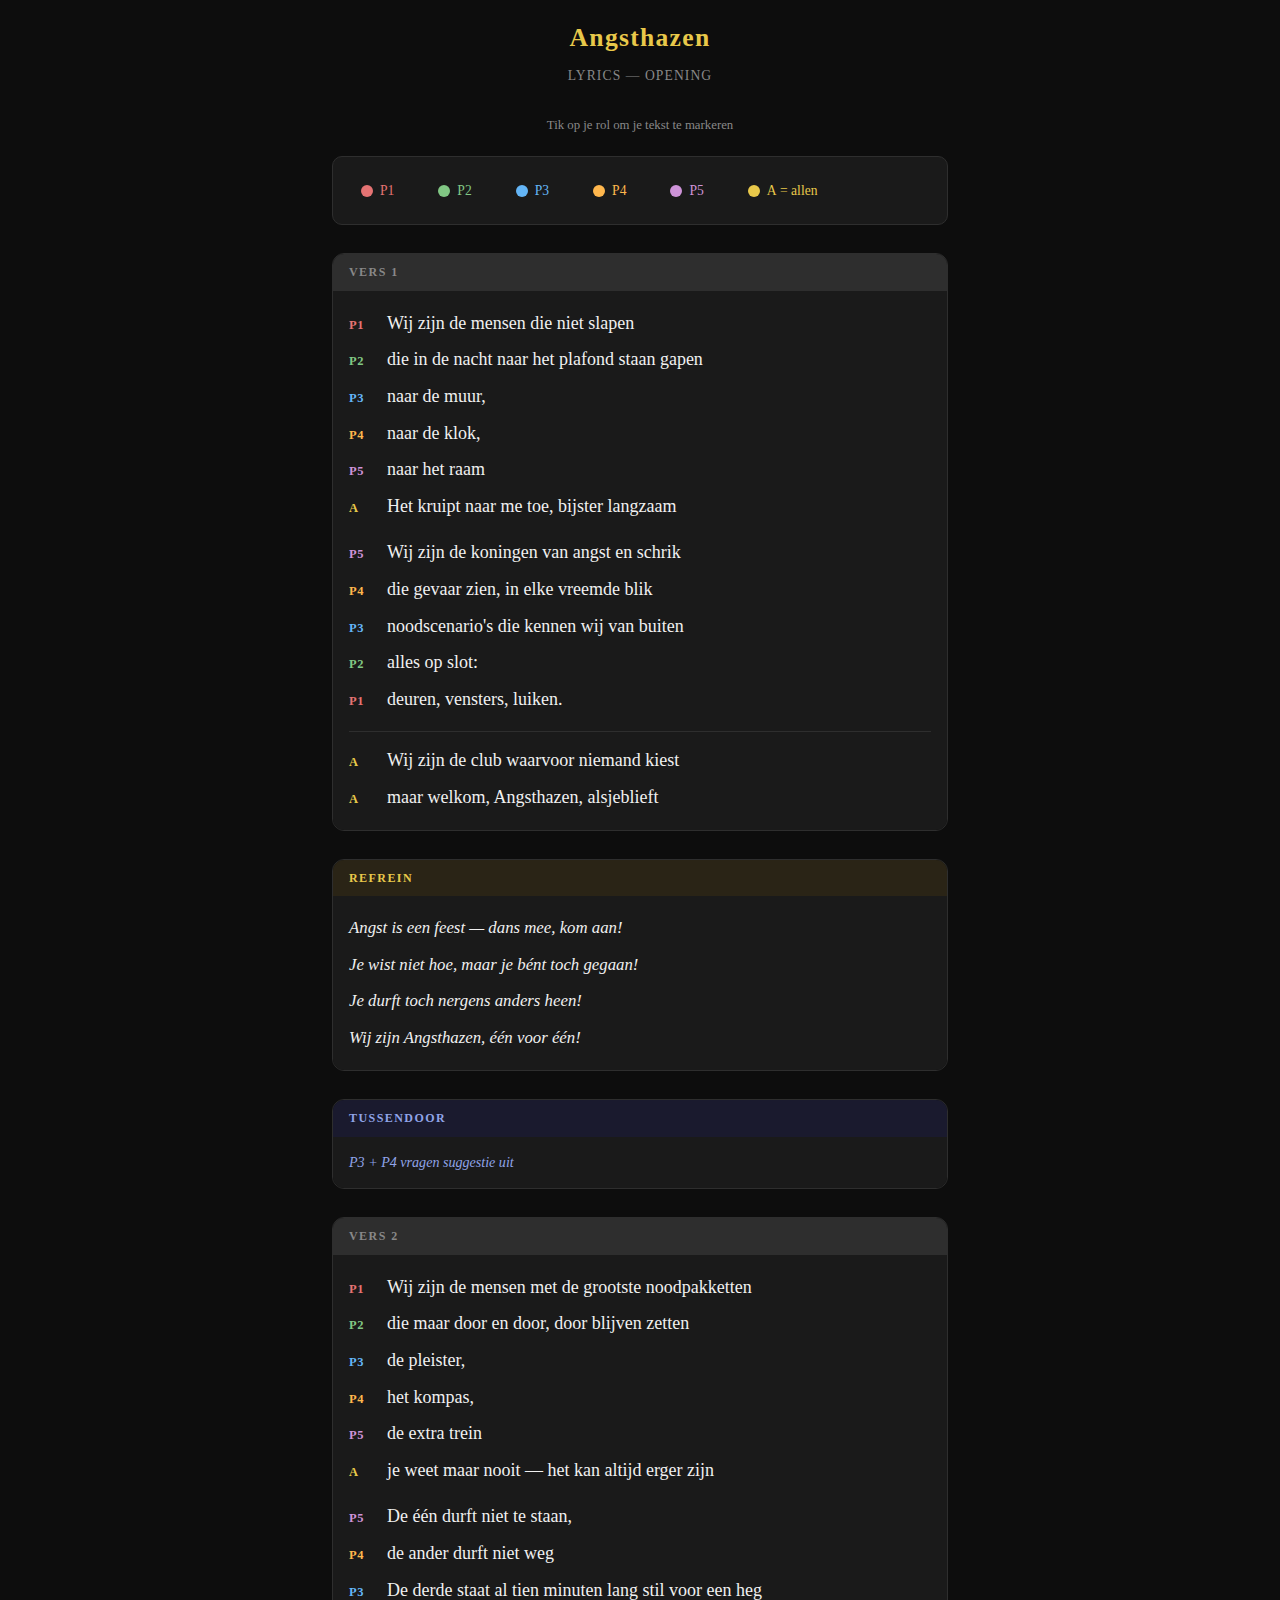
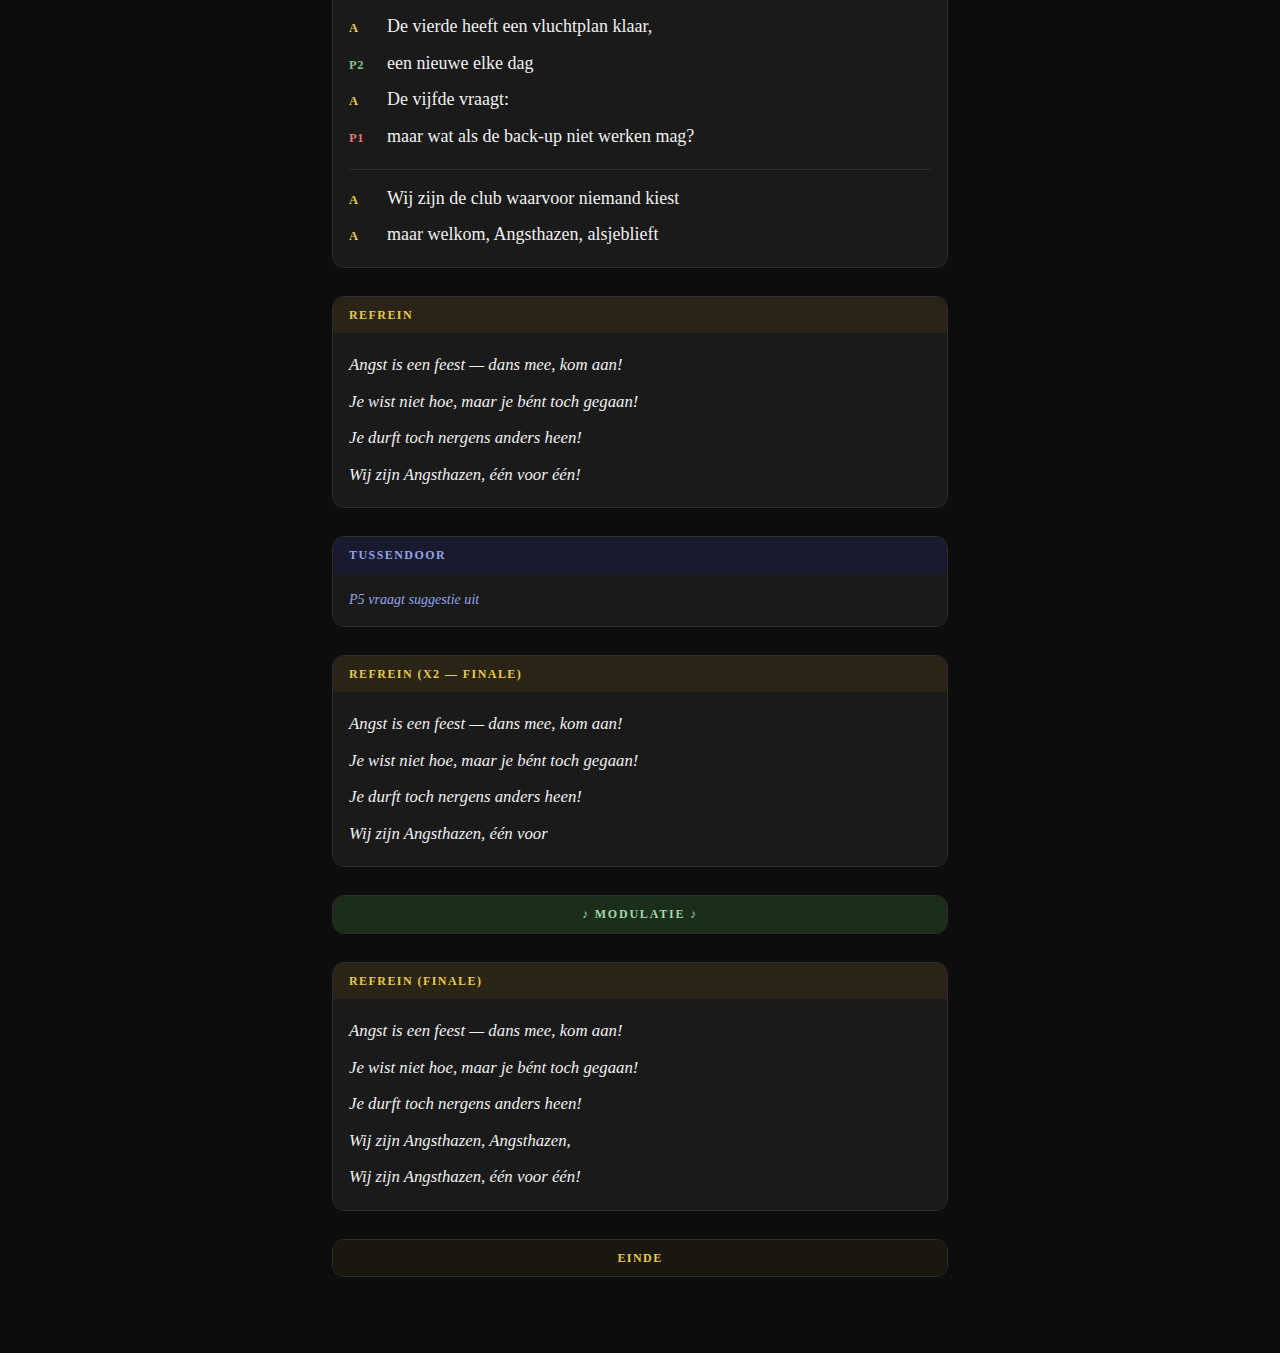
<file: opening/index.html>
<!DOCTYPE html>
<html lang="nl">
<head>
  <meta charset="UTF-8" />
  <meta name="viewport" content="width=device-width, initial-scale=1.0" />
  <title>Angsthazen — Lyrics</title>
  <style>
    :root {
      --bg: #0d0d0d;
      --card: #1a1a1a;
      --border: #2e2e2e;
      --accent: #e8c84a;
      --text: #f0f0f0;
      --muted: #888;
      --p1: #e57373;
      --p2: #81c784;
      --p3: #64b5f6;
      --p4: #ffb74d;
      --p5: #ce93d8;
      --all: #e8c84a;
    }

    * { box-sizing: border-box; margin: 0; padding: 0; }

    body {
      background: var(--bg);
      color: var(--text);
      font-family: 'Georgia', serif;
      font-size: 18px;
      line-height: 1.7;
      padding: 16px 12px 48px;
      max-width: 640px;
      margin: 0 auto;
    }

    h1 {
      text-align: center;
      font-size: 1.6rem;
      color: var(--accent);
      letter-spacing: 0.05em;
      margin-bottom: 4px;
    }

    .subtitle {
      text-align: center;
      color: var(--muted);
      font-size: 0.85rem;
      margin-bottom: 28px;
      letter-spacing: 0.08em;
      text-transform: uppercase;
    }

    /* Legend */
    .legend {
      background: var(--card);
      border: 1px solid var(--border);
      border-radius: 10px;
      padding: 14px 16px;
      margin-bottom: 28px;
      display: flex;
      flex-wrap: wrap;
      gap: 10px 20px;
    }

    .legend-item {
      display: flex;
      align-items: center;
      gap: 7px;
      font-size: 0.85rem;
    }

    .dot {
      width: 12px; height: 12px;
      border-radius: 50%;
      flex-shrink: 0;
    }

    /* Sections */
    .section {
      margin-bottom: 28px;
      border-radius: 12px;
      overflow: hidden;
      border: 1px solid var(--border);
    }

    .section-header {
      background: var(--border);
      padding: 8px 16px;
      font-size: 0.75rem;
      font-weight: bold;
      letter-spacing: 0.12em;
      text-transform: uppercase;
      color: var(--muted);
    }

    .section-header.refrein {
      background: #2a2416;
      color: var(--accent);
    }

    .section-header.note {
      background: #1a1a2e;
      color: #90a4e8;
    }

    .section-body {
      background: var(--card);
      padding: 14px 16px;
    }

    /* Lines */
    .line {
      display: flex;
      align-items: baseline;
      gap: 10px;
      padding: 3px 0;
    }

    .label {
      font-size: 0.78rem;
      font-weight: bold;
      letter-spacing: 0.05em;
      min-width: 28px;
      flex-shrink: 0;
      margin-top: 2px;
    }

    .lyrics-text {
      flex: 1;
    }

    .refrein-line {
      padding: 4px 0;
      font-size: 1.05rem;
      font-style: italic;
    }

    .refrein-line strong {
      color: var(--accent);
      font-style: normal;
    }

    .spacer {
      height: 10px;
    }

    .note-text {
      color: #90a4e8;
      font-size: 0.88rem;
      font-style: italic;
    }

    /* Color classes */
    .p1 { color: var(--p1); }
    .p2 { color: var(--p2); }
    .p3 { color: var(--p3); }
    .p4 { color: var(--p4); }
    .p5 { color: var(--p5); }
    .all { color: var(--all); }

    hr.divider {
      border: none;
      border-top: 1px solid var(--border);
      margin: 4px 0 10px;
    }

    /* Filter buttons */
    .legend-item {
      cursor: pointer;
      padding: 6px 10px;
      border-radius: 8px;
      border: 2px solid transparent;
      transition: border-color 0.15s, background 0.15s;
      user-select: none;
    }

    .legend-item:hover {
      background: #2a2a2a;
    }

    .legend-item.active {
      border-color: currentColor;
      background: #2a2a2a;
    }

    /* Dimming when a filter is active */
    body.filtered .line {
      opacity: 0.18;
      transition: opacity 0.15s;
    }

    body.filtered .line.mine,
    body.filtered .refrein-line {
      opacity: 1;
    }

    body.filtered .line.mine .lyrics-text {
      font-weight: bold;
    }
  </style>
</head>
<body>

  <h1>Angsthazen</h1>
  <p class="subtitle">Lyrics — opening</p>
  <p style="text-align:center; color:var(--muted); font-size:0.8rem; margin-bottom:20px;">Tik op je rol om je tekst te markeren</p>

  <!-- Legend / Filter -->
  <div class="legend">
    <div class="legend-item" onclick="setFilter('p1')"><div class="dot" style="background:var(--p1)"></div><span class="p1">P1</span></div>
    <div class="legend-item" onclick="setFilter('p2')"><div class="dot" style="background:var(--p2)"></div><span class="p2">P2</span></div>
    <div class="legend-item" onclick="setFilter('p3')"><div class="dot" style="background:var(--p3)"></div><span class="p3">P3</span></div>
    <div class="legend-item" onclick="setFilter('p4')"><div class="dot" style="background:var(--p4)"></div><span class="p4">P4</span></div>
    <div class="legend-item" onclick="setFilter('p5')"><div class="dot" style="background:var(--p5)"></div><span class="p5">P5</span></div>
    <div class="legend-item" onclick="setFilter(null)"><div class="dot" style="background:var(--all)"></div><span class="all">A&nbsp;= allen</span></div>
  </div>

  <!-- VERS 1 -->
  <div class="section">
    <div class="section-header">Vers 1</div>
    <div class="section-body">
      <div class="line"><span class="label p1">P1</span><span class="lyrics-text">Wij zijn de mensen die niet slapen</span></div>
      <div class="line"><span class="label p2">P2</span><span class="lyrics-text">die in de nacht naar het plafond staan gapen</span></div>
      <div class="line"><span class="label p3">P3</span><span class="lyrics-text">naar de muur,</span></div>
      <div class="line"><span class="label p4">P4</span><span class="lyrics-text">naar de klok,</span></div>
      <div class="line"><span class="label p5">P5</span><span class="lyrics-text">naar het raam</span></div>
      <div class="line"><span class="label all">A</span><span class="lyrics-text">Het kruipt naar me toe, bijster langzaam</span></div>
      <div class="spacer"></div>
      <div class="line"><span class="label p5">P5</span><span class="lyrics-text">Wij zijn de koningen van angst en schrik</span></div>
      <div class="line"><span class="label p4">P4</span><span class="lyrics-text">die gevaar zien, in elke vreemde blik</span></div>
      <div class="line"><span class="label p3">P3</span><span class="lyrics-text">noodscenario's die kennen wij van buiten</span></div>
      <div class="line"><span class="label p2">P2</span><span class="lyrics-text">alles op slot:</span></div>
      <div class="line"><span class="label p1">P1</span><span class="lyrics-text">deuren, vensters, luiken.</span></div>
      <div class="spacer"></div>
      <hr class="divider">
      <div class="line"><span class="label all">A</span><span class="lyrics-text">Wij zijn de club waarvoor niemand kiest</span></div>
      <div class="line"><span class="label all">A</span><span class="lyrics-text">maar welkom, Angsthazen, alsjeblieft</span></div>
    </div>
  </div>

  <!-- REFREIN 1 -->
  <div class="section">
    <div class="section-header refrein">Refrein</div>
    <div class="section-body">
      <div class="refrein-line">Angst is een feest — dans mee, kom aan!</div>
      <div class="refrein-line">Je wist niet hoe, maar je bént toch gegaan!</div>
      <div class="refrein-line">Je durft toch nergens anders heen!</div>
      <div class="refrein-line">Wij zijn Angsthazen, één voor één!</div>
    </div>
  </div>

  <!-- NOTE 1 -->
  <div class="section">
    <div class="section-header note">Tussendoor</div>
    <div class="section-body">
      <p class="note-text">P3 + P4 vragen suggestie uit</p>
    </div>
  </div>

  <!-- VERS 2 -->
  <div class="section">
    <div class="section-header">Vers 2</div>
    <div class="section-body">
      <div class="line"><span class="label p1">P1</span><span class="lyrics-text">Wij zijn de mensen met de grootste noodpakketten</span></div>
      <div class="line"><span class="label p2">P2</span><span class="lyrics-text">die maar door en door, door blijven zetten</span></div>
      <div class="line"><span class="label p3">P3</span><span class="lyrics-text">de pleister,</span></div>
      <div class="line"><span class="label p4">P4</span><span class="lyrics-text">het kompas,</span></div>
      <div class="line"><span class="label p5">P5</span><span class="lyrics-text">de extra trein</span></div>
      <div class="line"><span class="label all">A</span><span class="lyrics-text">je weet maar nooit — het kan altijd erger zijn</span></div>
      <div class="spacer"></div>
      <div class="line"><span class="label p5">P5</span><span class="lyrics-text">De één durft niet te staan,</span></div>
      <div class="line"><span class="label p4">P4</span><span class="lyrics-text">de ander durft niet weg</span></div>
      <div class="line"><span class="label p3">P3</span><span class="lyrics-text">De derde staat al tien minuten lang stil voor een heg</span></div>
      <div class="line"><span class="label all">A</span><span class="lyrics-text">De vierde heeft een vluchtplan klaar,</span></div>
      <div class="line"><span class="label p2">P2</span><span class="lyrics-text">een nieuwe elke dag</span></div>
      <div class="line"><span class="label all">A</span><span class="lyrics-text">De vijfde vraagt:</span></div>
      <div class="line"><span class="label p1">P1</span><span class="lyrics-text">maar wat als de back-up niet werken mag?</span></div>
      <div class="spacer"></div>
      <hr class="divider">
      <div class="line"><span class="label all">A</span><span class="lyrics-text">Wij zijn de club waarvoor niemand kiest</span></div>
      <div class="line"><span class="label all">A</span><span class="lyrics-text">maar welkom, Angsthazen, alsjeblieft</span></div>
    </div>
  </div>

  <!-- REFREIN 2 -->
  <div class="section">
    <div class="section-header refrein">Refrein</div>
    <div class="section-body">
      <div class="refrein-line">Angst is een feest — dans mee, kom aan!</div>
      <div class="refrein-line">Je wist niet hoe, maar je bént toch gegaan!</div>
      <div class="refrein-line">Je durft toch nergens anders heen!</div>
      <div class="refrein-line">Wij zijn Angsthazen, één voor één!</div>
    </div>
  </div>

  <!-- NOTE 2 -->
  <div class="section">
    <div class="section-header note">Tussendoor</div>
    <div class="section-body">
      <p class="note-text">P5 vraagt suggestie uit</p>
    </div>
  </div>

  <!-- REFREIN 3 -->
  <div class="section">
    <div class="section-header refrein">Refrein (x2 — finale)</div>
    <div class="section-body">
      <div class="refrein-line">Angst is een feest — dans mee, kom aan!</div>
      <div class="refrein-line">Je wist niet hoe, maar je bént toch gegaan!</div>
      <div class="refrein-line">Je durft toch nergens anders heen!</div>
      <div class="refrein-line">Wij zijn Angsthazen, één voor</div>
    </div>
  </div>

  <!-- MODULATIE -->
  <div class="section">
    <div class="section-header" style="background:#1a2e1a; color:#a5d6a7; text-align:center; letter-spacing:0.15em;">&#9834; MODULATIE &#9834;</div>
  </div>

  <!-- REFREIN 4 -->
  <div class="section">
    <div class="section-header refrein">Refrein (finale)</div>
    <div class="section-body">
      <div class="refrein-line">Angst is een feest — dans mee, kom aan!</div>
      <div class="refrein-line">Je wist niet hoe, maar je bént toch gegaan!</div>
      <div class="refrein-line">Je durft toch nergens anders heen!</div>
      <div class="refrein-line">Wij zijn Angsthazen, Angsthazen,</div>
      <div class="refrein-line">Wij zijn Angsthazen, één voor één!</div>
    </div>
  </div>

  <!-- EINDE -->
  <div class="section">
    <div class="section-header" style="text-align:center; color: var(--accent); background: #1a1710;">Einde</div>
  </div>

  <script>
    let current = null;

    function setFilter(p) {
      if (current === p) {
        // toggle off
        current = null;
      } else {
        current = p;
      }

      const body = document.body;
      const buttons = document.querySelectorAll('.legend-item');

      // Update button states
      buttons.forEach(btn => btn.classList.remove('active'));
      if (current) {
        const idx = ['p1','p2','p3','p4','p5'].indexOf(current);
        if (idx >= 0) buttons[idx].classList.add('active');
      }

      // Mark lines
      document.querySelectorAll('.line').forEach(line => {
        line.classList.remove('mine');
        if (current) {
          const label = line.querySelector('.label');
          if (label && (label.classList.contains(current) || label.classList.contains('all'))) {
            line.classList.add('mine');
          }
        }
      });

      body.classList.toggle('filtered', !!current);
    }
  </script>
</body>
</html>
</file>
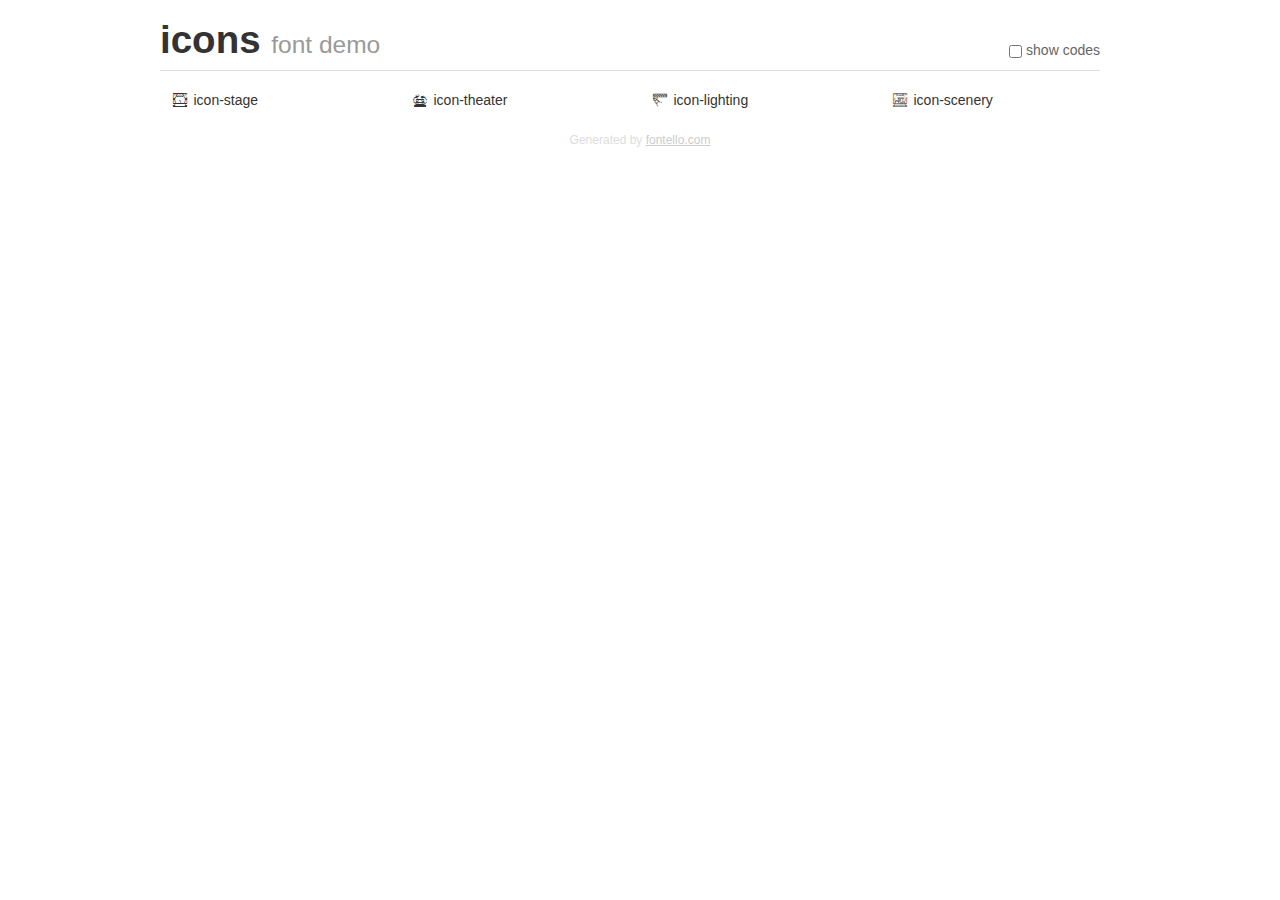
<file: fonts/icons/demo.html>
<!DOCTYPE html>
<html>
  <head>
  <!--[if lt IE 9]><script language="javascript" type="text/javascript" src="//html5shim.googlecode.com/svn/trunk/html5.js"></script><![endif]-->
  <meta charset="UTF-8">
  <style>
    html {
      font-size: 100%;
      -webkit-text-size-adjust: 100%;
      -ms-text-size-adjust: 100%;
    }
    a:focus {
      outline: thin dotted #333;
      outline: 5px auto -webkit-focus-ring-color;
      outline-offset: -2px;
    }
    a:hover,
    a:active {
      outline: 0;
    }
    input {
      margin: 0;
      font-size: 100%;
      vertical-align: middle;
      *overflow: visible;
      line-height: normal;
    }
    input::-moz-focus-inner {
      padding: 0;
      border: 0;
    }
    body {
      margin: 0;
      font-family: "Helvetica Neue", Helvetica, Arial, sans-serif;
      font-size: 14px;
      line-height: 20px;
      color: #333;
      background-color: #fff;
    }
    a {
      color: #08c;
      text-decoration: none;
    }
    a:hover {
      color: #005580;
      text-decoration: underline;
    }
    .row {
      margin-left: -20px;
      *zoom: 1;
    }
    .row:before,
    .row:after {
      display: table;
      content: "";
      line-height: 0;
    }
    .row:after {
      clear: both;
    }
    .span3 {
      float: left;
      min-height: 1px;
      margin-left: 20px;
      width: 220px;
    }
    .container {
      width: 940px;
      margin-right: auto;
      margin-left: auto;
      *zoom: 1;
    }
    .container:before,
    .container:after {
      display: table;
      content: "";
      line-height: 0;
    }
    .container:after {
      clear: both;
    }
    small {
      font-size: 85%;
    }
    h1 {
      margin: 10px 0;
      font-family: inherit;
      font-weight: bold;
      line-height: 20px;
      color: inherit;
      text-rendering: optimizelegibility;
      line-height: 40px;
      font-size: 38.5px;
    }
    h1 small {
      font-weight: normal;
      line-height: 1;
      color: #999;
      font-size: 24.5px;
    }

    body {
      margin-top: 90px;
    }
    .header {
      position: fixed;
      top: 0;
      left: 50%;
      margin-left: -480px;
      background-color: #fff;
      border-bottom: 1px solid #ddd;
      padding-top: 10px;
      z-index: 10;
    }
    .footer {
      color: #ddd;
      font-size: 12px;
      text-align: center;
      margin-top: 20px;
    }
    .footer a {
      color: #ccc;
      text-decoration: underline;
    }
    .the-icons {
      font-size: 14px;
      line-height: 24px;
    }
    .switch {
      position: absolute;
      right: 0;
      bottom: 10px;
      color: #666;
    }
    .switch input {
      margin-right: 0.3em;
    }
    .codesOn .i-name {
      display: none;
    }
    .codesOn .i-code {
      display: inline;
    }
    .i-code {
      display: none;
    }
    @font-face {
      font-family: 'icons';
      src: url('./font/icons.eot?17947590');
      src: url('./font/icons.eot?17947590#iefix') format('embedded-opentype'),
           url('./font/icons.woff?17947590') format('woff'),
           url('./font/icons.ttf?17947590') format('truetype'),
           url('./font/icons.svg?17947590#icons') format('svg');
      font-weight: normal;
      font-style: normal;
    }
    .demo-icon {
      font-family: "icons";
      font-style: normal;
      font-weight: normal;
      speak: never;
     
      display: inline-block;
      text-decoration: inherit;
      width: 1em;
      margin-right: .2em;
      text-align: center;
      /* opacity: .8; */
     
      /* For safety - reset parent styles, that can break glyph codes*/
      font-variant: normal;
      text-transform: none;
     
      /* fix buttons height, for twitter bootstrap */
      line-height: 1em;
     
      /* Animation center compensation - margins should be symmetric */
      /* remove if not needed */
      margin-left: .2em;
     
      /* You can be more comfortable with increased icons size */
      /* font-size: 120%; */
     
      /* Font smoothing. That was taken from TWBS */
      -webkit-font-smoothing: antialiased;
      -moz-osx-font-smoothing: grayscale;
     
      /* Uncomment for 3D effect */
      /* text-shadow: 1px 1px 1px rgba(127, 127, 127, 0.3); */
    }
    </style>
    <link rel="stylesheet" href="css/animation.css"><!--[if IE 7]><link rel="stylesheet" href="css/" + font.fontname + "-ie7.css"><![endif]-->
    <script>
      function toggleCodes(on) {
        var obj = document.getElementById('icons');
      
        if (on) {
          obj.className += ' codesOn';
        } else {
          obj.className = obj.className.replace(' codesOn', '');
        }
      }
    </script>
  </head>
  <body>
    <div class="container header">
      <h1>icons <small>font demo</small></h1>
      <label class="switch">
        <input type="checkbox" onclick="toggleCodes(this.checked)">show codes
      </label>
    </div>
    <div class="container" id="icons">
      <div class="row">
        <div class="span3" title="Code: 0xe800">
          <i class="demo-icon icon-stage">&#xe800;</i> <span class="i-name">icon-stage</span><span class="i-code">0xe800</span>
        </div>
        <div class="span3" title="Code: 0xe801">
          <i class="demo-icon icon-theater">&#xe801;</i> <span class="i-name">icon-theater</span><span class="i-code">0xe801</span>
        </div>
        <div class="span3" title="Code: 0xe802">
          <i class="demo-icon icon-lighting">&#xe802;</i> <span class="i-name">icon-lighting</span><span class="i-code">0xe802</span>
        </div>
        <div class="span3" title="Code: 0xe803">
          <i class="demo-icon icon-scenery">&#xe803;</i> <span class="i-name">icon-scenery</span><span class="i-code">0xe803</span>
        </div>
      </div>
    </div>
    <div class="container footer">Generated by <a href="https://fontello.com">fontello.com</a></div>
  </body>
</html>
</file>
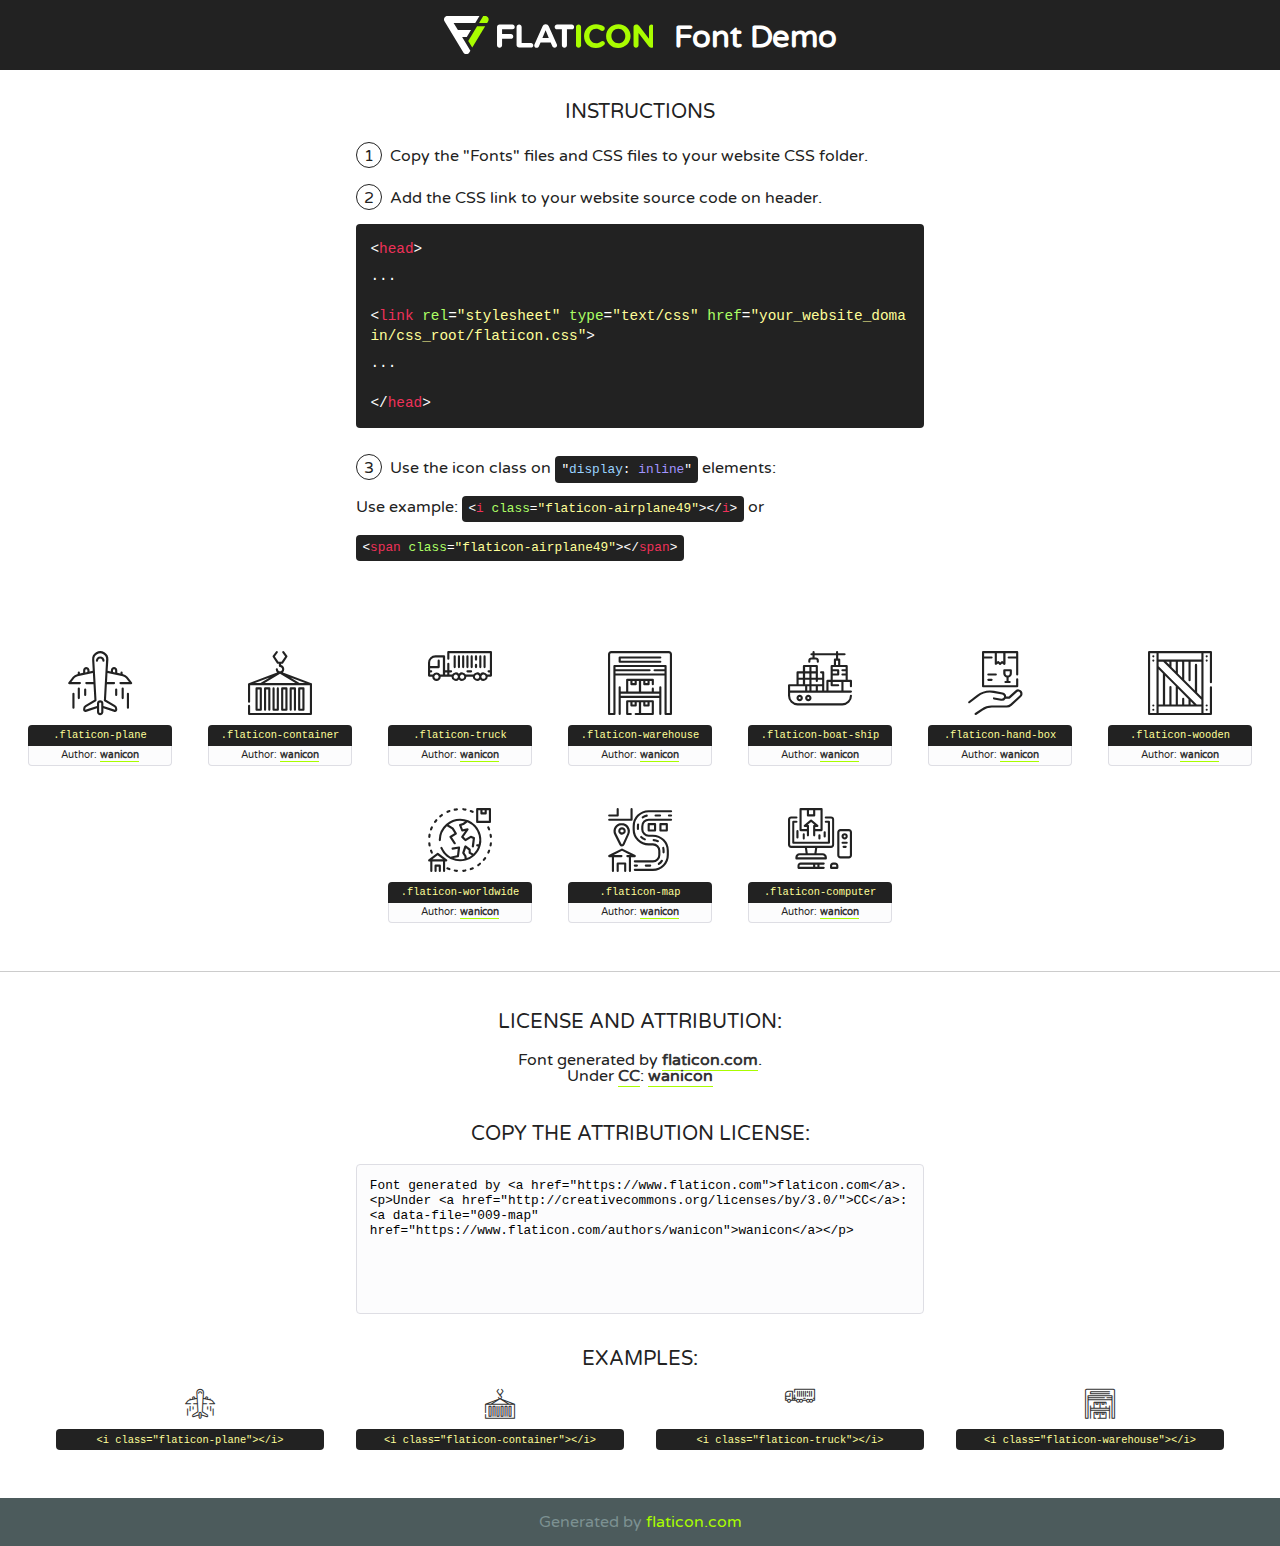
<file: fonts/flaticon/font/flaticon.html>
<!DOCTYPE html>
<!--
  Flaticon icon font: Flaticon
  Creation date: 10/02/2019 11:17
-->
<html>
<!DOCTYPE html>
<html>

<head>
    <title>Flaticon WebFont</title>
    <link href="http://fonts.googleapis.com/css?family=Varela+Round" rel="stylesheet" type="text/css" />
    <link rel="stylesheet" type="text/css" href="flaticon.css">
    <meta charset="UTF-8">
    <style>
    html, body, div, span, applet, object, iframe,
    h1, h2, h3, h4, h5, h6, p, blockquote, pre,
    a, abbr, acronym, address, big, cite, code,
    del, dfn, em, img, ins, kbd, q, s, samp,
    small, strike, strong, sub, sup, tt, var,
    b, u, i, center,
    dl, dt, dd, ol, ul, li,
    fieldset, form, label, legend,
    table, caption, tbody, tfoot, thead, tr, th, td,
    article, aside, canvas, details, embed, 
    figure, figcaption, footer, header, hgroup, 
    menu, nav, output, ruby, section, summary,
    time, mark, audio, video {
        margin: 0;
        padding: 0;
        border: 0;
        font-size: 100%;
        font: inherit;
        vertical-align: baseline;
    }
    /* HTML5 display-role reset for older browsers */
    article, aside, details, figcaption, figure, 
    footer, header, hgroup, menu, nav, section {
        display: block;
    }
    body {
        line-height: 1;
    }
    ol, ul {
        list-style: none;
    }
    blockquote, q {
        quotes: none;
    }
    blockquote:before, blockquote:after,
    q:before, q:after {
        content: '';
        content: none;
    }
    table {
        border-collapse: collapse;
        border-spacing: 0;
    }
    body {
        font-family: 'Varela Round', Helvetica, Arial, sans-serif;
        font-size: 16px;
        color: #222;
    }
    a {
        color: #333;
        border-bottom: 1px solid #a9fd00;
        font-weight: bold;
        text-decoration: none;
    }
    * {
        -moz-box-sizing: border-box;
        -webkit-box-sizing: border-box;
        box-sizing: border-box;
        margin: 0;
        padding: 0;
    }
    [class^="flaticon-"]:before, [class*=" flaticon-"]:before, [class^="flaticon-"]:after, [class*=" flaticon-"]:after {
        font-family: Flaticon;
        font-size: 30px;
        font-style: normal;
        margin-left: 20px;
        color: #333;
    }
    .wrapper {
        max-width: 600px;
        margin: auto;
        padding: 0 1em;
    }
    .title {
        font-size: 1.25em;
        text-align: center;
        margin-bottom: 1em;
        text-transform: uppercase;
    }
    header {
        text-align: center;
        background-color: #222;
        color: #fff;
        padding: 1em;
    }
    header .logo {
        width: 210px;
        height: 38px;
        display: inline-block;
        vertical-align: middle;
        margin-right: 1em;
        border: none;
    }
    header strong {
        font-size: 1.95em;
        font-weight: bold;
        vertical-align: middle;
        margin-top: 5px;
        display: inline-block;
    }
    .demo {
        margin: 2em auto;
        line-height: 1.25em;
    }
    .demo ul li {
        margin-bottom: 1em;
    }
    .demo ul li .num {
        color: #222;
        border-radius: 20px;
        display: inline-block;
        width: 26px;
        padding: 3px;
        height: 26px;
        text-align: center;
        margin-right: 0.5em;
        border: 1px solid #222;
    }
    .demo ul li code {
        background-color: #222;
        border-radius: 4px;
        padding: 0.25em 0.5em;
        display: inline-block;
        color: #fff;
        font-family: Consolas,Monaco,Lucida Console,Liberation Mono,DejaVu Sans Mono,Bitstream Vera Sans Mono,Courier New, monospace;
        font-weight: lighter;
        margin-top: 1em;
        font-size: 0.8em;
        word-break: break-all;
    }
    .demo ul li code.big {
        padding: 1em;
        font-size: 0.9em;
    }
    .demo ul li code .red {
        color: #EF3159;
    }
    .demo ul li code .green {
        color: #ACFF65;
    }
    .demo ul li code .yellow {
        color: #FFFF99;
    }
    .demo ul li code .blue {
        color: #99D3FF;
    }
    .demo ul li code .purple {
        color: #A295FF;
    }
    .demo ul li code .dots {
        margin-top: 0.5em;
        display: block;
    }
    #glyphs {
        border-bottom: 1px solid #ccc;
        padding: 2em 0;
        text-align: center;
    }
    .glyph {
        display: inline-block;
        width: 9em;
        margin: 1em;
        text-align: center;
        vertical-align: top;
        background: #FFF;
    }
    .glyph .glyph-icon {
        padding: 10px;
        display: block;
        font-family:"Flaticon";
        font-size: 64px;
        line-height: 1;
    }
    .glyph .glyph-icon:before {
        font-size: 64px;
        color: #222;
        margin-left: 0;
    }
    .class-name {
        font-size: 0.65em;
        background-color: #222;
        color: #fff;
        border-radius: 4px 4px 0 0;
        padding: 0.5em;
        color: #FFFF99;
        font-family: Consolas,Monaco,Lucida Console,Liberation Mono,DejaVu Sans Mono,Bitstream Vera Sans Mono,Courier New, monospace;
    }
    .author-name {
        font-size: 0.6em;
        background-color: #fcfcfd;
        border: 1px solid #DEDEE4;
        border-top: 0;
        border-radius: 0 0 4px 4px;
        padding: 0.5em;
    }
    .class-name:last-child {
        font-size: 10px;
        color:#888;
    }
    .class-name:last-child a {
        font-size: 10px;
        color:#555;
    }
    .class-name:last-child a:hover {
        color:#a9fd00;
    }
    .glyph > input {
        display: block;
        width: 100px;
        margin: 5px auto;
        text-align: center;
        font-size: 12px;
        cursor: text;
    }
    .glyph > input.icon-input {
        font-family:"Flaticon";
        font-size: 16px;
        margin-bottom: 10px;
    }
    .attribution .title {
        margin-top: 2em;
    }
    .attribution textarea {
        background-color: #fcfcfd;
        padding: 1em;
        border: none;
        box-shadow: none;
        border: 1px solid #DEDEE4;
        border-radius: 4px;
        resize: none;
        width: 100%;
        height: 150px;
        font-size: 0.8em;
        font-family: Consolas,Monaco,Lucida Console,Liberation Mono,DejaVu Sans Mono,Bitstream Vera Sans Mono,Courier New, monospace;
        -webkit-appearance: none;
    }
    .iconsuse {
        margin: 2em auto;
        text-align: center;
        max-width: 1200px;
    }
    .iconsuse:after {
        content: '';
        display: table;
        clear: both;
    }
    .iconsuse .image {
        float: left;
        width: 25%;
        padding: 0 1em;
    }
    .iconsuse .image p {
        margin-bottom: 1em;
    }
    .iconsuse .image span {
        display: block;
        font-size: 0.65em;
        background-color: #222;
        color: #fff;
        border-radius: 4px;
        padding: 0.5em;
        color: #FFFF99;
        margin-top: 1em;
        font-family: Consolas,Monaco,Lucida Console,Liberation Mono,DejaVu Sans Mono,Bitstream Vera Sans Mono,Courier New, monospace;
    }
    #footer {
        text-align: center;
        background-color: #4C5B5C;
        color: #7c9192;
        padding: 1em;
    }
    #footer a {
        border: none;
        color: #a9fd00;
        font-weight: normal;
    }
    @media (max-width: 960px) {
        .iconsuse .image {
            width: 50%;
        }
    }
    @media (max-width: 560px) {
        .iconsuse .image {
            width: 100%;
        }
    }
    </style>
</head>

<body class="characters-off">

    <header>
        <a href="https://www.flaticon.com" target="_blank" class="logo">
            <svg version="1.1" xmlns="http://www.w3.org/2000/svg" xmlns:xlink="http://www.w3.org/1999/xlink" xmlns:a="http://ns.adobe.com/AdobeSVGViewerExtensions/3.0/" viewBox="0 0 560.875 102.036" enable-background="new 0 0 560.875 102.036" xml:space="preserve">
                <defs>
                </defs>
                <g>
                    <g class="letters">
                        <path fill="#ffffff" d="M141.596,29.675c0-3.777,2.985-6.767,6.764-6.767h34.438c3.426,0,6.15,2.728,6.15,6.15
                        c0,3.43-2.724,6.149-6.15,6.149h-27.674v13.091h23.719c3.429,0,6.151,2.724,6.151,6.15c0,3.43-2.723,6.149-6.151,6.149h-23.719
                        v17.574c0,3.773-2.986,6.761-6.764,6.761c-3.779,0-6.764-2.989-6.764-6.761V29.675z"></path>
                        <path fill="#ffffff" d="M193.844,29.149c0-3.781,2.985-6.767,6.764-6.767c3.776,0,6.763,2.985,6.763,6.767v42.957h25.039
                        c3.426,0,6.149,2.726,6.149,6.153c0,3.425-2.723,6.15-6.149,6.15h-31.802c-3.779,0-6.764-2.986-6.764-6.768V29.149z"></path>
                        <path fill="#ffffff" d="M241.891,75.71l21.438-48.407c1.492-3.341,4.215-5.357,7.906-5.357h0.792
                        c3.686,0,6.323,2.017,7.815,5.357l21.439,48.407c0.436,0.967,0.701,1.845,0.701,2.723c0,3.602-2.809,6.501-6.414,6.501
                        c-3.161,0-5.269-1.845-6.499-4.655l-4.132-9.661h-27.059l-4.301,10.102c-1.144,2.631-3.426,4.214-6.237,4.214
                        c-3.517,0-6.24-2.81-6.24-6.325C241.1,77.64,241.451,76.677,241.891,75.71z M279.932,58.666l-8.521-20.297l-8.526,20.297H279.932
                        z"></path>
                        <path fill="#ffffff" d="M314.864,35.387H301.86c-3.429,0-6.239-2.813-6.239-6.238c0-3.429,2.811-6.24,6.239-6.24h39.533
                        c3.426,0,6.237,2.811,6.237,6.24c0,3.425-2.811,6.238-6.237,6.238h-13.001v42.785c0,3.773-2.99,6.761-6.764,6.761
                        c-3.779,0-6.764-2.989-6.764-6.761V35.387z"></path>
                        <path fill="#A9FD00" d="M352.615,29.149c0-3.781,2.985-6.767,6.767-6.767c3.774,0,6.761,2.985,6.761,6.767v49.024
                        c0,3.773-2.987,6.761-6.761,6.761c-3.781,0-6.767-2.989-6.767-6.761V29.149z"></path>
                        <path fill="#A9FD00" d="M374.132,53.836v-0.179c0-17.481,13.178-31.801,32.065-31.801c9.22,0,15.459,2.458,20.557,6.238
                        c1.402,1.054,2.637,2.985,2.637,5.357c0,3.692-2.985,6.59-6.681,6.59c-1.845,0-3.071-0.702-4.044-1.319
                        c-3.776-2.813-7.729-4.393-12.562-4.393c-10.364,0-17.831,8.611-17.831,19.154v0.173c0,10.542,7.291,19.329,17.831,19.329
                        c5.715,0,9.492-1.756,13.359-4.834c1.049-0.874,2.458-1.491,4.039-1.491c3.429,0,6.325,2.813,6.325,6.236
                        c0,2.106-1.056,3.78-2.282,4.834c-5.539,4.834-12.036,7.733-21.878,7.733C387.572,85.464,374.132,71.493,374.132,53.836z"></path>
                        <path fill="#A9FD00" d="M433.009,53.836v-0.179c0-17.481,13.79-31.801,32.766-31.801c18.981,0,32.592,14.143,32.592,31.628v0.173
                        c0,17.483-13.785,31.807-32.769,31.807C446.625,85.464,433.009,71.32,433.009,53.836z M484.224,53.836v-0.179
                        c0-10.539-7.725-19.326-18.626-19.326c-10.893,0-18.449,8.611-18.449,19.154v0.173c0,10.542,7.73,19.329,18.626,19.329
                        C476.676,72.986,484.224,64.378,484.224,53.836z"></path>
                        <path fill="#A9FD00" d="M506.233,29.321c0-3.774,2.99-6.763,6.767-6.763h1.401c3.252,0,5.183,1.583,7.029,3.953l26.093,34.265
                        V29.059c0-3.692,2.99-6.677,6.681-6.677c3.683,0,6.671,2.985,6.671,6.677v48.934c0,3.78-2.987,6.765-6.764,6.765h-0.436
                        c-3.257,0-5.188-1.581-7.034-3.953l-27.056-35.492v32.944c0,3.687-2.985,6.676-6.678,6.676c-3.683,0-6.673-2.989-6.673-6.676
                        V29.321z"></path>
                    </g>
                    <g class="insignia">
                        <path fill="#ffffff" d="M48.372,56.137h12.517l11.156-18.537H37.186L25.688,18.539h57.825L94.668,0H9.271
                        C5.925,0,2.842,1.801,1.198,4.716c-1.644,2.907-1.593,6.482,0.134,9.343l50.38,83.501c1.678,2.781,4.689,4.476,7.938,4.476
                        c3.246,0,6.257-1.695,7.935-4.476l2.898-4.804L48.372,56.137z"></path>
                        <g class="i">
                            <path fill="#A9FD00" d="M93.575,18.539h0.031v0.004l21.652,0.004l2.705-4.488c1.727-2.861,1.778-6.436,0.133-9.343
                            C116.454,1.801,113.371,0,110.026,0h-5.294L93.575,18.539z"></path>
                            <polygon fill="#A9FD00" points="88.291,27.356 64.725,66.486 75.519,84.404 109.942,27.356"></polygon>
                        </g>
                    </g>
                </g>
            </svg>
        </a>
        <strong>Font Demo</strong>
    </header>


    <section class="demo wrapper">

        <p class="title">Instructions</p>

        <ul>
            <li>
                <span class="num">1</span>Copy the "Fonts" files and CSS files to your website CSS folder.
            </li>
            <li>
                <span class="num">2</span>Add the CSS link to your website source code on header.
                <code class="big">
                    &lt;<span class="red">head</span>&gt;
                    <br/><span class="dots">...</span>
                    <br/>&lt;<span class="red">link</span> <span class="green">rel</span>=<span class="yellow">"stylesheet"</span> <span class="green">type</span>=<span class="yellow">"text/css"</span> <span class="green">href</span>=<span class="yellow">"your_website_domain/css_root/flaticon.css"</span>&gt;
                    <br/><span class="dots">...</span>
                    <br/>&lt;/<span class="red">head</span>&gt;
                </code>
            </li>

            <li>
                <p>
                    <span class="num">3</span>Use the icon class on <code>"<span class="blue">display</span>:<span class="purple"> inline</span>"</code> elements:
                    <br />
                    Use example: <code>&lt;<span class="red">i</span> <span class="green">class</span>=<span class="yellow">&quot;flaticon-airplane49&quot;</span>&gt;&lt;/<span class="red">i</span>&gt;</code> or <code>&lt;<span class="red">span</span> <span class="green">class</span>=<span class="yellow">&quot;flaticon-airplane49&quot;</span>&gt;&lt;/<span class="red">span</span>&gt;</code>
            </li>
        </ul>

    </section>




   <section id="glyphs">          
    
      
        <div class="glyph"><div class="glyph-icon flaticon-plane"></div>
            <div class="class-name">.flaticon-plane</div>
            <div class="author-name">Author: <a data-file="001-plane" href="https://www.flaticon.com/authors/wanicon">wanicon</a> </div> 
        </div>        
        
        <div class="glyph"><div class="glyph-icon flaticon-container"></div>
            <div class="class-name">.flaticon-container</div>
            <div class="author-name">Author: <a data-file="002-container" href="https://www.flaticon.com/authors/wanicon">wanicon</a> </div> 
        </div>        
        
        <div class="glyph"><div class="glyph-icon flaticon-truck"></div>
            <div class="class-name">.flaticon-truck</div>
            <div class="author-name">Author: <a data-file="003-truck" href="https://www.flaticon.com/authors/wanicon">wanicon</a> </div> 
        </div>        
        
        <div class="glyph"><div class="glyph-icon flaticon-warehouse"></div>
            <div class="class-name">.flaticon-warehouse</div>
            <div class="author-name">Author: <a data-file="004-warehouse" href="https://www.flaticon.com/authors/wanicon">wanicon</a> </div> 
        </div>        
        
        <div class="glyph"><div class="glyph-icon flaticon-boat-ship"></div>
            <div class="class-name">.flaticon-boat-ship</div>
            <div class="author-name">Author: <a data-file="005-boat-ship" href="https://www.flaticon.com/authors/wanicon">wanicon</a> </div> 
        </div>        
        
        <div class="glyph"><div class="glyph-icon flaticon-hand-box"></div>
            <div class="class-name">.flaticon-hand-box</div>
            <div class="author-name">Author: <a data-file="006-hand-box" href="https://www.flaticon.com/authors/wanicon">wanicon</a> </div> 
        </div>        
        
        <div class="glyph"><div class="glyph-icon flaticon-wooden"></div>
            <div class="class-name">.flaticon-wooden</div>
            <div class="author-name">Author: <a data-file="007-wooden" href="https://www.flaticon.com/authors/wanicon">wanicon</a> </div> 
        </div>        
        
        <div class="glyph"><div class="glyph-icon flaticon-worldwide"></div>
            <div class="class-name">.flaticon-worldwide</div>
            <div class="author-name">Author: <a data-file="008-worldwide" href="https://www.flaticon.com/authors/wanicon">wanicon</a> </div> 
        </div>        
        
        <div class="glyph"><div class="glyph-icon flaticon-map"></div>
            <div class="class-name">.flaticon-map</div>
            <div class="author-name">Author: <a data-file="009-map" href="https://www.flaticon.com/authors/wanicon">wanicon</a> </div> 
        </div>        
        
        <div class="glyph"><div class="glyph-icon flaticon-computer"></div>
            <div class="class-name">.flaticon-computer</div>
            <div class="author-name">Author: <a data-file="010-computer" href="https://www.flaticon.com/authors/wanicon">wanicon</a> </div> 
        </div>        
        

    </section>



    <section class="attribution wrapper"   style="text-align:center;">

      <div class="title">License and attribution:</div><div class="attrDiv">Font generated by <a href="https://www.flaticon.com">flaticon.com</a>. <div><p>Under <a href="http://creativecommons.org/licenses/by/3.0/">CC</a>: <a data-file="009-map" href="https://www.flaticon.com/authors/wanicon">wanicon</a></p>  </div>
      </div>
      <div class="title">Copy the Attribution License:</div>

    <textarea onclick="this.focus();this.select();">Font generated by &lt;a href=&quot;https://www.flaticon.com&quot;&gt;flaticon.com&lt;/a&gt;. <p>Under <a href="http://creativecommons.org/licenses/by/3.0/">CC</a>: <a data-file="009-map" href="https://www.flaticon.com/authors/wanicon">wanicon</a></p>  
     </textarea>

    </section>

    <section class="iconsuse">

          <div class="title">Examples:</div>            
             
            <div class="image">
                <p>
                    <i class="glyph-icon flaticon-plane"></i> 
                    <span>&lt;i class=&quot;flaticon-plane&quot;&gt;&lt;/i&gt;</span>
                </p>
            </div>
            
            <div class="image">
                <p>
                    <i class="glyph-icon flaticon-container"></i> 
                    <span>&lt;i class=&quot;flaticon-container&quot;&gt;&lt;/i&gt;</span>
                </p>
            </div>
            
            <div class="image">
                <p>
                    <i class="glyph-icon flaticon-truck"></i> 
                    <span>&lt;i class=&quot;flaticon-truck&quot;&gt;&lt;/i&gt;</span>
                </p>
            </div>
            
            <div class="image">
                <p>
                    <i class="glyph-icon flaticon-warehouse"></i> 
                    <span>&lt;i class=&quot;flaticon-warehouse&quot;&gt;&lt;/i&gt;</span>
                </p>
            </div>
                       
        </div>
                            
    </section>

<div id="footer">
    <div>Generated by <a href="https://www.flaticon.com">flaticon.com</a>
    </div>
</div>



</body>
</html>
</file>
<file: fonts/icomoon/style.css>
@font-face {
  font-family: 'icomoon';
  src:  url('fonts/icomoon.eot?10si43');
  src:  url('fonts/icomoon.eot?10si43#iefix') format('embedded-opentype'),
    url('fonts/icomoon.ttf?10si43') format('truetype'),
    url('fonts/icomoon.woff?10si43') format('woff'),
    url('fonts/icomoon.svg?10si43#icomoon') format('svg');
  font-weight: normal;
  font-style: normal;
}

[class^="icon-"], [class*=" icon-"] {
  /* use !important to prevent issues with browser extensions that change fonts */
  font-family: 'icomoon' !important;
  speak: none;
  font-style: normal;
  font-weight: normal;
  font-variant: normal;
  text-transform: none;
  line-height: 1;

  /* Better Font Rendering =========== */
  -webkit-font-smoothing: antialiased;
  -moz-osx-font-smoothing: grayscale;
}

.icon-asterisk:before {
  content: "\f069";
}
.icon-plus:before {
  content: "\f067";
}
.icon-question:before {
  content: "\f128";
}
.icon-minus:before {
  content: "\f068";
}
.icon-glass:before {
  content: "\f000";
}
.icon-music:before {
  content: "\f001";
}
.icon-search:before {
  content: "\f002";
}
.icon-envelope-o:before {
  content: "\f003";
}
.icon-heart:before {
  content: "\f004";
}
.icon-star:before {
  content: "\f005";
}
.icon-star-o:before {
  content: "\f006";
}
.icon-user:before {
  content: "\f007";
}
.icon-film:before {
  content: "\f008";
}
.icon-th-large:before {
  content: "\f009";
}
.icon-th:before {
  content: "\f00a";
}
.icon-th-list:before {
  content: "\f00b";
}
.icon-check:before {
  content: "\f00c";
}
.icon-close:before {
  content: "\f00d";
}
.icon-remove:before {
  content: "\f00d";
}
.icon-times:before {
  content: "\f00d";
}
.icon-search-plus:before {
  content: "\f00e";
}
.icon-search-minus:before {
  content: "\f010";
}
.icon-power-off:before {
  content: "\f011";
}
.icon-signal:before {
  content: "\f012";
}
.icon-cog:before {
  content: "\f013";
}
.icon-gear:before {
  content: "\f013";
}
.icon-trash-o:before {
  content: "\f014";
}
.icon-home:before {
  content: "\f015";
}
.icon-file-o:before {
  content: "\f016";
}
.icon-clock-o:before {
  content: "\f017";
}
.icon-road:before {
  content: "\f018";
}
.icon-download:before {
  content: "\f019";
}
.icon-arrow-circle-o-down:before {
  content: "\f01a";
}
.icon-arrow-circle-o-up:before {
  content: "\f01b";
}
.icon-inbox:before {
  content: "\f01c";
}
.icon-play-circle-o:before {
  content: "\f01d";
}
.icon-repeat:before {
  content: "\f01e";
}
.icon-rotate-right:before {
  content: "\f01e";
}
.icon-refresh:before {
  content: "\f021";
}
.icon-list-alt:before {
  content: "\f022";
}
.icon-lock:before {
  content: "\f023";
}
.icon-flag:before {
  content: "\f024";
}
.icon-headphones:before {
  content: "\f025";
}
.icon-volume-off:before {
  content: "\f026";
}
.icon-volume-down:before {
  content: "\f027";
}
.icon-volume-up:before {
  content: "\f028";
}
.icon-qrcode:before {
  content: "\f029";
}
.icon-barcode:before {
  content: "\f02a";
}
.icon-tag:before {
  content: "\f02b";
}
.icon-tags:before {
  content: "\f02c";
}
.icon-book:before {
  content: "\f02d";
}
.icon-bookmark:before {
  content: "\f02e";
}
.icon-print:before {
  content: "\f02f";
}
.icon-camera:before {
  content: "\f030";
}
.icon-font:before {
  content: "\f031";
}
.icon-bold:before {
  content: "\f032";
}
.icon-italic:before {
  content: "\f033";
}
.icon-text-height:before {
  content: "\f034";
}
.icon-text-width:before {
  content: "\f035";
}
.icon-align-left:before {
  content: "\f036";
}
.icon-align-center:before {
  content: "\f037";
}
.icon-align-right:before {
  content: "\f038";
}
.icon-align-justify:before {
  content: "\f039";
}
.icon-list:before {
  content: "\f03a";
}
.icon-dedent:before {
  content: "\f03b";
}
.icon-outdent:before {
  content: "\f03b";
}
.icon-indent:before {
  content: "\f03c";
}
.icon-video-camera:before {
  content: "\f03d";
}
.icon-image:before {
  content: "\f03e";
}
.icon-photo:before {
  content: "\f03e";
}
.icon-picture-o:before {
  content: "\f03e";
}
.icon-pencil:before {
  content: "\f040";
}
.icon-map-marker:before {
  content: "\f041";
}
.icon-adjust:before {
  content: "\f042";
}
.icon-tint:before {
  content: "\f043";
}
.icon-edit:before {
  content: "\f044";
}
.icon-pencil-square-o:before {
  content: "\f044";
}
.icon-share-square-o:before {
  content: "\f045";
}
.icon-check-square-o:before {
  content: "\f046";
}
.icon-arrows:before {
  content: "\f047";
}
.icon-step-backward:before {
  content: "\f048";
}
.icon-fast-backward:before {
  content: "\f049";
}
.icon-backward:before {
  content: "\f04a";
}
.icon-play:before {
  content: "\f04b";
}
.icon-pause:before {
  content: "\f04c";
}
.icon-stop:before {
  content: "\f04d";
}
.icon-forward:before {
  content: "\f04e";
}
.icon-fast-forward:before {
  content: "\f050";
}
.icon-step-forward:before {
  content: "\f051";
}
.icon-eject:before {
  content: "\f052";
}
.icon-chevron-left:before {
  content: "\f053";
}
.icon-chevron-right:before {
  content: "\f054";
}
.icon-plus-circle:before {
  content: "\f055";
}
.icon-minus-circle:before {
  content: "\f056";
}
.icon-times-circle:before {
  content: "\f057";
}
.icon-check-circle:before {
  content: "\f058";
}
.icon-question-circle:before {
  content: "\f059";
}
.icon-info-circle:before {
  content: "\f05a";
}
.icon-crosshairs:before {
  content: "\f05b";
}
.icon-times-circle-o:before {
  content: "\f05c";
}
.icon-check-circle-o:before {
  content: "\f05d";
}
.icon-ban:before {
  content: "\f05e";
}
.icon-arrow-left:before {
  content: "\f060";
}
.icon-arrow-right:before {
  content: "\f061";
}
.icon-arrow-up:before {
  content: "\f062";
}
.icon-arrow-down:before {
  content: "\f063";
}
.icon-mail-forward:before {
  content: "\f064";
}
.icon-share:before {
  content: "\f064";
}
.icon-expand:before {
  content: "\f065";
}
.icon-compress:before {
  content: "\f066";
}
.icon-exclamation-circle:before {
  content: "\f06a";
}
.icon-gift:before {
  content: "\f06b";
}
.icon-leaf:before {
  content: "\f06c";
}
.icon-fire:before {
  content: "\f06d";
}
.icon-eye:before {
  content: "\f06e";
}
.icon-eye-slash:before {
  content: "\f070";
}
.icon-exclamation-triangle:before {
  content: "\f071";
}
.icon-warning:before {
  content: "\f071";
}
.icon-plane:before {
  content: "\f072";
}
.icon-calendar:before {
  content: "\f073";
}
.icon-random:before {
  content: "\f074";
}
.icon-comment:before {
  content: "\f075";
}
.icon-magnet:before {
  content: "\f076";
}
.icon-chevron-up:before {
  content: "\f077";
}
.icon-chevron-down:before {
  content: "\f078";
}
.icon-retweet:before {
  content: "\f079";
}
.icon-shopping-cart:before {
  content: "\f07a";
}
.icon-folder:before {
  content: "\f07b";
}
.icon-folder-open:before {
  content: "\f07c";
}
.icon-arrows-v:before {
  content: "\f07d";
}
.icon-arrows-h:before {
  content: "\f07e";
}
.icon-bar-chart:before {
  content: "\f080";
}
.icon-bar-chart-o:before {
  content: "\f080";
}
.icon-twitter-square:before {
  content: "\f081";
}
.icon-facebook-square:before {
  content: "\f082";
}
.icon-camera-retro:before {
  content: "\f083";
}
.icon-key:before {
  content: "\f084";
}
.icon-cogs:before {
  content: "\f085";
}
.icon-gears:before {
  content: "\f085";
}
.icon-comments:before {
  content: "\f086";
}
.icon-thumbs-o-up:before {
  content: "\f087";
}
.icon-thumbs-o-down:before {
  content: "\f088";
}
.icon-star-half:before {
  content: "\f089";
}
.icon-heart-o:before {
  content: "\f08a";
}
.icon-sign-out:before {
  content: "\f08b";
}
.icon-linkedin-square:before {
  content: "\f08c";
}
.icon-thumb-tack:before {
  content: "\f08d";
}
.icon-external-link:before {
  content: "\f08e";
}
.icon-sign-in:before {
  content: "\f090";
}
.icon-trophy:before {
  content: "\f091";
}
.icon-github-square:before {
  content: "\f092";
}
.icon-upload:before {
  content: "\f093";
}
.icon-lemon-o:before {
  content: "\f094";
}
.icon-phone:before {
  content: "\f095";
}
.icon-square-o:before {
  content: "\f096";
}
.icon-bookmark-o:before {
  content: "\f097";
}
.icon-phone-square:before {
  content: "\f098";
}
.icon-twitter:before {
  content: "\f099";
}
.icon-facebook:before {
  content: "\f09a";
}
.icon-facebook-f:before {
  content: "\f09a";
}
.icon-github:before {
  content: "\f09b";
}
.icon-unlock:before {
  content: "\f09c";
}
.icon-credit-card:before {
  content: "\f09d";
}
.icon-feed:before {
  content: "\f09e";
}
.icon-rss:before {
  content: "\f09e";
}
.icon-hdd-o:before {
  content: "\f0a0";
}
.icon-bullhorn:before {
  content: "\f0a1";
}
.icon-bell-o:before {
  content: "\f0a2";
}
.icon-certificate:before {
  content: "\f0a3";
}
.icon-hand-o-right:before {
  content: "\f0a4";
}
.icon-hand-o-left:before {
  content: "\f0a5";
}
.icon-hand-o-up:before {
  content: "\f0a6";
}
.icon-hand-o-down:before {
  content: "\f0a7";
}
.icon-arrow-circle-left:before {
  content: "\f0a8";
}
.icon-arrow-circle-right:before {
  content: "\f0a9";
}
.icon-arrow-circle-up:before {
  content: "\f0aa";
}
.icon-arrow-circle-down:before {
  content: "\f0ab";
}
.icon-globe:before {
  content: "\f0ac";
}
.icon-wrench:before {
  content: "\f0ad";
}
.icon-tasks:before {
  content: "\f0ae";
}
.icon-filter:before {
  content: "\f0b0";
}
.icon-briefcase:before {
  content: "\f0b1";
}
.icon-arrows-alt:before {
  content: "\f0b2";
}
.icon-group:before {
  content: "\f0c0";
}
.icon-users:before {
  content: "\f0c0";
}
.icon-chain:before {
  content: "\f0c1";
}
.icon-link:before {
  content: "\f0c1";
}
.icon-cloud:before {
  content: "\f0c2";
}
.icon-flask:before {
  content: "\f0c3";
}
.icon-cut:before {
  content: "\f0c4";
}
.icon-scissors:before {
  content: "\f0c4";
}
.icon-copy:before {
  content: "\f0c5";
}
.icon-files-o:before {
  content: "\f0c5";
}
.icon-paperclip:before {
  content: "\f0c6";
}
.icon-floppy-o:before {
  content: "\f0c7";
}
.icon-save:before {
  content: "\f0c7";
}
.icon-square:before {
  content: "\f0c8";
}
.icon-bars:before {
  content: "\f0c9";
}
.icon-navicon:before {
  content: "\f0c9";
}
.icon-reorder:before {
  content: "\f0c9";
}
.icon-list-ul:before {
  content: "\f0ca";
}
.icon-list-ol:before {
  content: "\f0cb";
}
.icon-strikethrough:before {
  content: "\f0cc";
}
.icon-underline:before {
  content: "\f0cd";
}
.icon-table:before {
  content: "\f0ce";
}
.icon-magic:before {
  content: "\f0d0";
}
.icon-truck:before {
  content: "\f0d1";
}
.icon-pinterest:before {
  content: "\f0d2";
}
.icon-pinterest-square:before {
  content: "\f0d3";
}
.icon-google-plus-square:before {
  content: "\f0d4";
}
.icon-google-plus:before {
  content: "\f0d5";
}
.icon-money:before {
  content: "\f0d6";
}
.icon-caret-down:before {
  content: "\f0d7";
}
.icon-caret-up:before {
  content: "\f0d8";
}
.icon-caret-left:before {
  content: "\f0d9";
}
.icon-caret-right:before {
  content: "\f0da";
}
.icon-columns:before {
  content: "\f0db";
}
.icon-sort:before {
  content: "\f0dc";
}
.icon-unsorted:before {
  content: "\f0dc";
}
.icon-sort-desc:before {
  content: "\f0dd";
}
.icon-sort-down:before {
  content: "\f0dd";
}
.icon-sort-asc:before {
  content: "\f0de";
}
.icon-sort-up:before {
  content: "\f0de";
}
.icon-envelope:before {
  content: "\f0e0";
}
.icon-linkedin:before {
  content: "\f0e1";
}
.icon-rotate-left:before {
  content: "\f0e2";
}
.icon-undo:before {
  content: "\f0e2";
}
.icon-gavel:before {
  content: "\f0e3";
}
.icon-legal:before {
  content: "\f0e3";
}
.icon-dashboard:before {
  content: "\f0e4";
}
.icon-tachometer:before {
  content: "\f0e4";
}
.icon-comment-o:before {
  content: "\f0e5";
}
.icon-comments-o:before {
  content: "\f0e6";
}
.icon-bolt:before {
  content: "\f0e7";
}
.icon-flash:before {
  content: "\f0e7";
}
.icon-sitemap:before {
  content: "\f0e8";
}
.icon-umbrella:before {
  content: "\f0e9";
}
.icon-clipboard:before {
  content: "\f0ea";
}
.icon-paste:before {
  content: "\f0ea";
}
.icon-lightbulb-o:before {
  content: "\f0eb";
}
.icon-exchange:before {
  content: "\f0ec";
}
.icon-cloud-download:before {
  content: "\f0ed";
}
.icon-cloud-upload:before {
  content: "\f0ee";
}
.icon-user-md:before {
  content: "\f0f0";
}
.icon-stethoscope:before {
  content: "\f0f1";
}
.icon-suitcase:before {
  content: "\f0f2";
}
.icon-bell:before {
  content: "\f0f3";
}
.icon-coffee:before {
  content: "\f0f4";
}
.icon-cutlery:before {
  content: "\f0f5";
}
.icon-file-text-o:before {
  content: "\f0f6";
}
.icon-building-o:before {
  content: "\f0f7";
}
.icon-hospital-o:before {
  content: "\f0f8";
}
.icon-ambulance:before {
  content: "\f0f9";
}
.icon-medkit:before {
  content: "\f0fa";
}
.icon-fighter-jet:before {
  content: "\f0fb";
}
.icon-beer:before {
  content: "\f0fc";
}
.icon-h-square:before {
  content: "\f0fd";
}
.icon-plus-square:before {
  content: "\f0fe";
}
.icon-angle-double-left:before {
  content: "\f100";
}
.icon-angle-double-right:before {
  content: "\f101";
}
.icon-angle-double-up:before {
  content: "\f102";
}
.icon-angle-double-down:before {
  content: "\f103";
}
.icon-angle-left:before {
  content: "\f104";
}
.icon-angle-right:before {
  content: "\f105";
}
.icon-angle-up:before {
  content: "\f106";
}
.icon-angle-down:before {
  content: "\f107";
}
.icon-desktop:before {
  content: "\f108";
}
.icon-laptop:before {
  content: "\f109";
}
.icon-tablet:before {
  content: "\f10a";
}
.icon-mobile:before {
  content: "\f10b";
}
.icon-mobile-phone:before {
  content: "\f10b";
}
.icon-circle-o:before {
  content: "\f10c";
}
.icon-quote-left:before {
  content: "\f10d";
}
.icon-quote-right:before {
  content: "\f10e";
}
.icon-spinner:before {
  content: "\f110";
}
.icon-circle:before {
  content: "\f111";
}
.icon-mail-reply:before {
  content: "\f112";
}
.icon-reply:before {
  content: "\f112";
}
.icon-github-alt:before {
  content: "\f113";
}
.icon-folder-o:before {
  content: "\f114";
}
.icon-folder-open-o:before {
  content: "\f115";
}
.icon-smile-o:before {
  content: "\f118";
}
.icon-frown-o:before {
  content: "\f119";
}
.icon-meh-o:before {
  content: "\f11a";
}
.icon-gamepad:before {
  content: "\f11b";
}
.icon-keyboard-o:before {
  content: "\f11c";
}
.icon-flag-o:before {
  content: "\f11d";
}
.icon-flag-checkered:before {
  content: "\f11e";
}
.icon-terminal:before {
  content: "\f120";
}
.icon-code:before {
  content: "\f121";
}
.icon-mail-reply-all:before {
  content: "\f122";
}
.icon-reply-all:before {
  content: "\f122";
}
.icon-star-half-empty:before {
  content: "\f123";
}
.icon-star-half-full:before {
  content: "\f123";
}
.icon-star-half-o:before {
  content: "\f123";
}
.icon-location-arrow:before {
  content: "\f124";
}
.icon-crop:before {
  content: "\f125";
}
.icon-code-fork:before {
  content: "\f126";
}
.icon-chain-broken:before {
  content: "\f127";
}
.icon-unlink:before {
  content: "\f127";
}
.icon-info:before {
  content: "\f129";
}
.icon-exclamation:before {
  content: "\f12a";
}
.icon-superscript:before {
  content: "\f12b";
}
.icon-subscript:before {
  content: "\f12c";
}
.icon-eraser:before {
  content: "\f12d";
}
.icon-puzzle-piece:before {
  content: "\f12e";
}
.icon-microphone:before {
  content: "\f130";
}
.icon-microphone-slash:before {
  content: "\f131";
}
.icon-shield:before {
  content: "\f132";
}
.icon-calendar-o:before {
  content: "\f133";
}
.icon-fire-extinguisher:before {
  content: "\f134";
}
.icon-rocket:before {
  content: "\f135";
}
.icon-maxcdn:before {
  content: "\f136";
}
.icon-chevron-circle-left:before {
  content: "\f137";
}
.icon-chevron-circle-right:before {
  content: "\f138";
}
.icon-chevron-circle-up:before {
  content: "\f139";
}
.icon-chevron-circle-down:before {
  content: "\f13a";
}
.icon-html5:before {
  content: "\f13b";
}
.icon-css3:before {
  content: "\f13c";
}
.icon-anchor:before {
  content: "\f13d";
}
.icon-unlock-alt:before {
  content: "\f13e";
}
.icon-bullseye:before {
  content: "\f140";
}
.icon-ellipsis-h:before {
  content: "\f141";
}
.icon-ellipsis-v:before {
  content: "\f142";
}
.icon-rss-square:before {
  content: "\f143";
}
.icon-play-circle:before {
  content: "\f144";
}
.icon-ticket:before {
  content: "\f145";
}
.icon-minus-square:before {
  content: "\f146";
}
.icon-minus-square-o:before {
  content: "\f147";
}
.icon-level-up:before {
  content: "\f148";
}
.icon-level-down:before {
  content: "\f149";
}
.icon-check-square:before {
  content: "\f14a";
}
.icon-pencil-square:before {
  content: "\f14b";
}
.icon-external-link-square:before {
  content: "\f14c";
}
.icon-share-square:before {
  content: "\f14d";
}
.icon-compass:before {
  content: "\f14e";
}
.icon-caret-square-o-down:before {
  content: "\f150";
}
.icon-toggle-down:before {
  content: "\f150";
}
.icon-caret-square-o-up:before {
  content: "\f151";
}
.icon-toggle-up:before {
  content: "\f151";
}
.icon-caret-square-o-right:before {
  content: "\f152";
}
.icon-toggle-right:before {
  content: "\f152";
}
.icon-eur:before {
  content: "\f153";
}
.icon-euro:before {
  content: "\f153";
}
.icon-gbp:before {
  content: "\f154";
}
.icon-dollar:before {
  content: "\f155";
}
.icon-usd:before {
  content: "\f155";
}
.icon-inr:before {
  content: "\f156";
}
.icon-rupee:before {
  content: "\f156";
}
.icon-cny:before {
  content: "\f157";
}
.icon-jpy:before {
  content: "\f157";
}
.icon-rmb:before {
  content: "\f157";
}
.icon-yen:before {
  content: "\f157";
}
.icon-rouble:before {
  content: "\f158";
}
.icon-rub:before {
  content: "\f158";
}
.icon-ruble:before {
  content: "\f158";
}
.icon-krw:before {
  content: "\f159";
}
.icon-won:before {
  content: "\f159";
}
.icon-bitcoin:before {
  content: "\f15a";
}
.icon-btc:before {
  content: "\f15a";
}
.icon-file:before {
  content: "\f15b";
}
.icon-file-text:before {
  content: "\f15c";
}
.icon-sort-alpha-asc:before {
  content: "\f15d";
}
.icon-sort-alpha-desc:before {
  content: "\f15e";
}
.icon-sort-amount-asc:before {
  content: "\f160";
}
.icon-sort-amount-desc:before {
  content: "\f161";
}
.icon-sort-numeric-asc:before {
  content: "\f162";
}
.icon-sort-numeric-desc:before {
  content: "\f163";
}
.icon-thumbs-up:before {
  content: "\f164";
}
.icon-thumbs-down:before {
  content: "\f165";
}
.icon-youtube-square:before {
  content: "\f166";
}
.icon-youtube:before {
  content: "\f167";
}
.icon-xing:before {
  content: "\f168";
}
.icon-xing-square:before {
  content: "\f169";
}
.icon-youtube-play:before {
  content: "\f16a";
}
.icon-dropbox:before {
  content: "\f16b";
}
.icon-stack-overflow:before {
  content: "\f16c";
}
.icon-instagram:before {
  content: "\f16d";
}
.icon-flickr:before {
  content: "\f16e";
}
.icon-adn:before {
  content: "\f170";
}
.icon-bitbucket:before {
  content: "\f171";
}
.icon-bitbucket-square:before {
  content: "\f172";
}
.icon-tumblr:before {
  content: "\f173";
}
.icon-tumblr-square:before {
  content: "\f174";
}
.icon-long-arrow-down:before {
  content: "\f175";
}
.icon-long-arrow-up:before {
  content: "\f176";
}
.icon-long-arrow-left:before {
  content: "\f177";
}
.icon-long-arrow-right:before {
  content: "\f178";
}
.icon-apple:before {
  content: "\f179";
}
.icon-windows:before {
  content: "\f17a";
}
.icon-android:before {
  content: "\f17b";
}
.icon-linux:before {
  content: "\f17c";
}
.icon-dribbble:before {
  content: "\f17d";
}
.icon-skype:before {
  content: "\f17e";
}
.icon-foursquare:before {
  content: "\f180";
}
.icon-trello:before {
  content: "\f181";
}
.icon-female:before {
  content: "\f182";
}
.icon-male:before {
  content: "\f183";
}
.icon-gittip:before {
  content: "\f184";
}
.icon-gratipay:before {
  content: "\f184";
}
.icon-sun-o:before {
  content: "\f185";
}
.icon-moon-o:before {
  content: "\f186";
}
.icon-archive:before {
  content: "\f187";
}
.icon-bug:before {
  content: "\f188";
}
.icon-vk:before {
  content: "\f189";
}
.icon-weibo:before {
  content: "\f18a";
}
.icon-renren:before {
  content: "\f18b";
}
.icon-pagelines:before {
  content: "\f18c";
}
.icon-stack-exchange:before {
  content: "\f18d";
}
.icon-arrow-circle-o-right:before {
  content: "\f18e";
}
.icon-arrow-circle-o-left:before {
  content: "\f190";
}
.icon-caret-square-o-left:before {
  content: "\f191";
}
.icon-toggle-left:before {
  content: "\f191";
}
.icon-dot-circle-o:before {
  content: "\f192";
}
.icon-wheelchair:before {
  content: "\f193";
}
.icon-vimeo-square:before {
  content: "\f194";
}
.icon-try:before {
  content: "\f195";
}
.icon-turkish-lira:before {
  content: "\f195";
}
.icon-plus-square-o:before {
  content: "\f196";
}
.icon-space-shuttle:before {
  content: "\f197";
}
.icon-slack:before {
  content: "\f198";
}
.icon-envelope-square:before {
  content: "\f199";
}
.icon-wordpress:before {
  content: "\f19a";
}
.icon-openid:before {
  content: "\f19b";
}
.icon-bank:before {
  content: "\f19c";
}
.icon-institution:before {
  content: "\f19c";
}
.icon-university:before {
  content: "\f19c";
}
.icon-graduation-cap:before {
  content: "\f19d";
}
.icon-mortar-board:before {
  content: "\f19d";
}
.icon-yahoo:before {
  content: "\f19e";
}
.icon-google:before {
  content: "\f1a0";
}
.icon-reddit:before {
  content: "\f1a1";
}
.icon-reddit-square:before {
  content: "\f1a2";
}
.icon-stumbleupon-circle:before {
  content: "\f1a3";
}
.icon-stumbleupon:before {
  content: "\f1a4";
}
.icon-delicious:before {
  content: "\f1a5";
}
.icon-digg:before {
  content: "\f1a6";
}
.icon-pied-piper-pp:before {
  content: "\f1a7";
}
.icon-pied-piper-alt:before {
  content: "\f1a8";
}
.icon-drupal:before {
  content: "\f1a9";
}
.icon-joomla:before {
  content: "\f1aa";
}
.icon-language:before {
  content: "\f1ab";
}
.icon-fax:before {
  content: "\f1ac";
}
.icon-building:before {
  content: "\f1ad";
}
.icon-child:before {
  content: "\f1ae";
}
.icon-paw:before {
  content: "\f1b0";
}
.icon-spoon:before {
  content: "\f1b1";
}
.icon-cube:before {
  content: "\f1b2";
}
.icon-cubes:before {
  content: "\f1b3";
}
.icon-behance:before {
  content: "\f1b4";
}
.icon-behance-square:before {
  content: "\f1b5";
}
.icon-steam:before {
  content: "\f1b6";
}
.icon-steam-square:before {
  content: "\f1b7";
}
.icon-recycle:before {
  content: "\f1b8";
}
.icon-automobile:before {
  content: "\f1b9";
}
.icon-car:before {
  content: "\f1b9";
}
.icon-cab:before {
  content: "\f1ba";
}
.icon-taxi:before {
  content: "\f1ba";
}
.icon-tree:before {
  content: "\f1bb";
}
.icon-spotify:before {
  content: "\f1bc";
}
.icon-deviantart:before {
  content: "\f1bd";
}
.icon-soundcloud:before {
  content: "\f1be";
}
.icon-database:before {
  content: "\f1c0";
}
.icon-file-pdf-o:before {
  content: "\f1c1";
}
.icon-file-word-o:before {
  content: "\f1c2";
}
.icon-file-excel-o:before {
  content: "\f1c3";
}
.icon-file-powerpoint-o:before {
  content: "\f1c4";
}
.icon-file-image-o:before {
  content: "\f1c5";
}
.icon-file-photo-o:before {
  content: "\f1c5";
}
.icon-file-picture-o:before {
  content: "\f1c5";
}
.icon-file-archive-o:before {
  content: "\f1c6";
}
.icon-file-zip-o:before {
  content: "\f1c6";
}
.icon-file-audio-o:before {
  content: "\f1c7";
}
.icon-file-sound-o:before {
  content: "\f1c7";
}
.icon-file-movie-o:before {
  content: "\f1c8";
}
.icon-file-video-o:before {
  content: "\f1c8";
}
.icon-file-code-o:before {
  content: "\f1c9";
}
.icon-vine:before {
  content: "\f1ca";
}
.icon-codepen:before {
  content: "\f1cb";
}
.icon-jsfiddle:before {
  content: "\f1cc";
}
.icon-life-bouy:before {
  content: "\f1cd";
}
.icon-life-buoy:before {
  content: "\f1cd";
}
.icon-life-ring:before {
  content: "\f1cd";
}
.icon-life-saver:before {
  content: "\f1cd";
}
.icon-support:before {
  content: "\f1cd";
}
.icon-circle-o-notch:before {
  content: "\f1ce";
}
.icon-ra:before {
  content: "\f1d0";
}
.icon-rebel:before {
  content: "\f1d0";
}
.icon-resistance:before {
  content: "\f1d0";
}
.icon-empire:before {
  content: "\f1d1";
}
.icon-ge:before {
  content: "\f1d1";
}
.icon-git-square:before {
  content: "\f1d2";
}
.icon-git:before {
  content: "\f1d3";
}
.icon-hacker-news:before {
  content: "\f1d4";
}
.icon-y-combinator-square:before {
  content: "\f1d4";
}
.icon-yc-square:before {
  content: "\f1d4";
}
.icon-tencent-weibo:before {
  content: "\f1d5";
}
.icon-qq:before {
  content: "\f1d6";
}
.icon-wechat:before {
  content: "\f1d7";
}
.icon-weixin:before {
  content: "\f1d7";
}
.icon-paper-plane:before {
  content: "\f1d8";
}
.icon-send:before {
  content: "\f1d8";
}
.icon-paper-plane-o:before {
  content: "\f1d9";
}
.icon-send-o:before {
  content: "\f1d9";
}
.icon-history:before {
  content: "\f1da";
}
.icon-circle-thin:before {
  content: "\f1db";
}
.icon-header:before {
  content: "\f1dc";
}
.icon-paragraph:before {
  content: "\f1dd";
}
.icon-sliders:before {
  content: "\f1de";
}
.icon-share-alt:before {
  content: "\f1e0";
}
.icon-share-alt-square:before {
  content: "\f1e1";
}
.icon-bomb:before {
  content: "\f1e2";
}
.icon-futbol-o:before {
  content: "\f1e3";
}
.icon-soccer-ball-o:before {
  content: "\f1e3";
}
.icon-tty:before {
  content: "\f1e4";
}
.icon-binoculars:before {
  content: "\f1e5";
}
.icon-plug:before {
  content: "\f1e6";
}
.icon-slideshare:before {
  content: "\f1e7";
}
.icon-twitch:before {
  content: "\f1e8";
}
.icon-yelp:before {
  content: "\f1e9";
}
.icon-newspaper-o:before {
  content: "\f1ea";
}
.icon-wifi:before {
  content: "\f1eb";
}
.icon-calculator:before {
  content: "\f1ec";
}
.icon-paypal:before {
  content: "\f1ed";
}
.icon-google-wallet:before {
  content: "\f1ee";
}
.icon-cc-visa:before {
  content: "\f1f0";
}
.icon-cc-mastercard:before {
  content: "\f1f1";
}
.icon-cc-discover:before {
  content: "\f1f2";
}
.icon-cc-amex:before {
  content: "\f1f3";
}
.icon-cc-paypal:before {
  content: "\f1f4";
}
.icon-cc-stripe:before {
  content: "\f1f5";
}
.icon-bell-slash:before {
  content: "\f1f6";
}
.icon-bell-slash-o:before {
  content: "\f1f7";
}
.icon-trash:before {
  content: "\f1f8";
}
.icon-copyright:before {
  content: "\f1f9";
}
.icon-at:before {
  content: "\f1fa";
}
.icon-eyedropper:before {
  content: "\f1fb";
}
.icon-paint-brush:before {
  content: "\f1fc";
}
.icon-birthday-cake:before {
  content: "\f1fd";
}
.icon-area-chart:before {
  content: "\f1fe";
}
.icon-pie-chart:before {
  content: "\f200";
}
.icon-line-chart:before {
  content: "\f201";
}
.icon-lastfm:before {
  content: "\f202";
}
.icon-lastfm-square:before {
  content: "\f203";
}
.icon-toggle-off:before {
  content: "\f204";
}
.icon-toggle-on:before {
  content: "\f205";
}
.icon-bicycle:before {
  content: "\f206";
}
.icon-bus:before {
  content: "\f207";
}
.icon-ioxhost:before {
  content: "\f208";
}
.icon-angellist:before {
  content: "\f209";
}
.icon-cc:before {
  content: "\f20a";
}
.icon-ils:before {
  content: "\f20b";
}
.icon-shekel:before {
  content: "\f20b";
}
.icon-sheqel:before {
  content: "\f20b";
}
.icon-meanpath:before {
  content: "\f20c";
}
.icon-buysellads:before {
  content: "\f20d";
}
.icon-connectdevelop:before {
  content: "\f20e";
}
.icon-dashcube:before {
  content: "\f210";
}
.icon-forumbee:before {
  content: "\f211";
}
.icon-leanpub:before {
  content: "\f212";
}
.icon-sellsy:before {
  content: "\f213";
}
.icon-shirtsinbulk:before {
  content: "\f214";
}
.icon-simplybuilt:before {
  content: "\f215";
}
.icon-skyatlas:before {
  content: "\f216";
}
.icon-cart-plus:before {
  content: "\f217";
}
.icon-cart-arrow-down:before {
  content: "\f218";
}
.icon-diamond:before {
  content: "\f219";
}
.icon-ship:before {
  content: "\f21a";
}
.icon-user-secret:before {
  content: "\f21b";
}
.icon-motorcycle:before {
  content: "\f21c";
}
.icon-street-view:before {
  content: "\f21d";
}
.icon-heartbeat:before {
  content: "\f21e";
}
.icon-venus:before {
  content: "\f221";
}
.icon-mars:before {
  content: "\f222";
}
.icon-mercury:before {
  content: "\f223";
}
.icon-intersex:before {
  content: "\f224";
}
.icon-transgender:before {
  content: "\f224";
}
.icon-transgender-alt:before {
  content: "\f225";
}
.icon-venus-double:before {
  content: "\f226";
}
.icon-mars-double:before {
  content: "\f227";
}
.icon-venus-mars:before {
  content: "\f228";
}
.icon-mars-stroke:before {
  content: "\f229";
}
.icon-mars-stroke-v:before {
  content: "\f22a";
}
.icon-mars-stroke-h:before {
  content: "\f22b";
}
.icon-neuter:before {
  content: "\f22c";
}
.icon-genderless:before {
  content: "\f22d";
}
.icon-facebook-official:before {
  content: "\f230";
}
.icon-pinterest-p:before {
  content: "\f231";
}
.icon-whatsapp:before {
  content: "\f232";
}
.icon-server:before {
  content: "\f233";
}
.icon-user-plus:before {
  content: "\f234";
}
.icon-user-times:before {
  content: "\f235";
}
.icon-bed:before {
  content: "\f236";
}
.icon-hotel:before {
  content: "\f236";
}
.icon-viacoin:before {
  content: "\f237";
}
.icon-train:before {
  content: "\f238";
}
.icon-subway:before {
  content: "\f239";
}
.icon-medium:before {
  content: "\f23a";
}
.icon-y-combinator:before {
  content: "\f23b";
}
.icon-yc:before {
  content: "\f23b";
}
.icon-optin-monster:before {
  content: "\f23c";
}
.icon-opencart:before {
  content: "\f23d";
}
.icon-expeditedssl:before {
  content: "\f23e";
}
.icon-battery:before {
  content: "\f240";
}
.icon-battery-4:before {
  content: "\f240";
}
.icon-battery-full:before {
  content: "\f240";
}
.icon-battery-3:before {
  content: "\f241";
}
.icon-battery-three-quarters:before {
  content: "\f241";
}
.icon-battery-2:before {
  content: "\f242";
}
.icon-battery-half:before {
  content: "\f242";
}
.icon-battery-1:before {
  content: "\f243";
}
.icon-battery-quarter:before {
  content: "\f243";
}
.icon-battery-0:before {
  content: "\f244";
}
.icon-battery-empty:before {
  content: "\f244";
}
.icon-mouse-pointer:before {
  content: "\f245";
}
.icon-i-cursor:before {
  content: "\f246";
}
.icon-object-group:before {
  content: "\f247";
}
.icon-object-ungroup:before {
  content: "\f248";
}
.icon-sticky-note:before {
  content: "\f249";
}
.icon-sticky-note-o:before {
  content: "\f24a";
}
.icon-cc-jcb:before {
  content: "\f24b";
}
.icon-cc-diners-club:before {
  content: "\f24c";
}
.icon-clone:before {
  content: "\f24d";
}
.icon-balance-scale:before {
  content: "\f24e";
}
.icon-hourglass-o:before {
  content: "\f250";
}
.icon-hourglass-1:before {
  content: "\f251";
}
.icon-hourglass-start:before {
  content: "\f251";
}
.icon-hourglass-2:before {
  content: "\f252";
}
.icon-hourglass-half:before {
  content: "\f252";
}
.icon-hourglass-3:before {
  content: "\f253";
}
.icon-hourglass-end:before {
  content: "\f253";
}
.icon-hourglass:before {
  content: "\f254";
}
.icon-hand-grab-o:before {
  content: "\f255";
}
.icon-hand-rock-o:before {
  content: "\f255";
}
.icon-hand-paper-o:before {
  content: "\f256";
}
.icon-hand-stop-o:before {
  content: "\f256";
}
.icon-hand-scissors-o:before {
  content: "\f257";
}
.icon-hand-lizard-o:before {
  content: "\f258";
}
.icon-hand-spock-o:before {
  content: "\f259";
}
.icon-hand-pointer-o:before {
  content: "\f25a";
}
.icon-hand-peace-o:before {
  content: "\f25b";
}
.icon-trademark:before {
  content: "\f25c";
}
.icon-registered:before {
  content: "\f25d";
}
.icon-creative-commons:before {
  content: "\f25e";
}
.icon-gg:before {
  content: "\f260";
}
.icon-gg-circle:before {
  content: "\f261";
}
.icon-tripadvisor:before {
  content: "\f262";
}
.icon-odnoklassniki:before {
  content: "\f263";
}
.icon-odnoklassniki-square:before {
  content: "\f264";
}
.icon-get-pocket:before {
  content: "\f265";
}
.icon-wikipedia-w:before {
  content: "\f266";
}
.icon-safari:before {
  content: "\f267";
}
.icon-chrome:before {
  content: "\f268";
}
.icon-firefox:before {
  content: "\f269";
}
.icon-opera:before {
  content: "\f26a";
}
.icon-internet-explorer:before {
  content: "\f26b";
}
.icon-television:before {
  content: "\f26c";
}
.icon-tv:before {
  content: "\f26c";
}
.icon-contao:before {
  content: "\f26d";
}
.icon-500px:before {
  content: "\f26e";
}
.icon-amazon:before {
  content: "\f270";
}
.icon-calendar-plus-o:before {
  content: "\f271";
}
.icon-calendar-minus-o:before {
  content: "\f272";
}
.icon-calendar-times-o:before {
  content: "\f273";
}
.icon-calendar-check-o:before {
  content: "\f274";
}
.icon-industry:before {
  content: "\f275";
}
.icon-map-pin:before {
  content: "\f276";
}
.icon-map-signs:before {
  content: "\f277";
}
.icon-map-o:before {
  content: "\f278";
}
.icon-map:before {
  content: "\f279";
}
.icon-commenting:before {
  content: "\f27a";
}
.icon-commenting-o:before {
  content: "\f27b";
}
.icon-houzz:before {
  content: "\f27c";
}
.icon-vimeo:before {
  content: "\f27d";
}
.icon-black-tie:before {
  content: "\f27e";
}
.icon-fonticons:before {
  content: "\f280";
}
.icon-reddit-alien:before {
  content: "\f281";
}
.icon-edge:before {
  content: "\f282";
}
.icon-credit-card-alt:before {
  content: "\f283";
}
.icon-codiepie:before {
  content: "\f284";
}
.icon-modx:before {
  content: "\f285";
}
.icon-fort-awesome:before {
  content: "\f286";
}
.icon-usb:before {
  content: "\f287";
}
.icon-product-hunt:before {
  content: "\f288";
}
.icon-mixcloud:before {
  content: "\f289";
}
.icon-scribd:before {
  content: "\f28a";
}
.icon-pause-circle:before {
  content: "\f28b";
}
.icon-pause-circle-o:before {
  content: "\f28c";
}
.icon-stop-circle:before {
  content: "\f28d";
}
.icon-stop-circle-o:before {
  content: "\f28e";
}
.icon-shopping-bag:before {
  content: "\f290";
}
.icon-shopping-basket:before {
  content: "\f291";
}
.icon-hashtag:before {
  content: "\f292";
}
.icon-bluetooth:before {
  content: "\f293";
}
.icon-bluetooth-b:before {
  content: "\f294";
}
.icon-percent:before {
  content: "\f295";
}
.icon-gitlab:before {
  content: "\f296";
}
.icon-wpbeginner:before {
  content: "\f297";
}
.icon-wpforms:before {
  content: "\f298";
}
.icon-envira:before {
  content: "\f299";
}
.icon-universal-access:before {
  content: "\f29a";
}
.icon-wheelchair-alt:before {
  content: "\f29b";
}
.icon-question-circle-o:before {
  content: "\f29c";
}
.icon-blind:before {
  content: "\f29d";
}
.icon-audio-description:before {
  content: "\f29e";
}
.icon-volume-control-phone:before {
  content: "\f2a0";
}
.icon-braille:before {
  content: "\f2a1";
}
.icon-assistive-listening-systems:before {
  content: "\f2a2";
}
.icon-american-sign-language-interpreting:before {
  content: "\f2a3";
}
.icon-asl-interpreting:before {
  content: "\f2a3";
}
.icon-deaf:before {
  content: "\f2a4";
}
.icon-deafness:before {
  content: "\f2a4";
}
.icon-hard-of-hearing:before {
  content: "\f2a4";
}
.icon-glide:before {
  content: "\f2a5";
}
.icon-glide-g:before {
  content: "\f2a6";
}
.icon-sign-language:before {
  content: "\f2a7";
}
.icon-signing:before {
  content: "\f2a7";
}
.icon-low-vision:before {
  content: "\f2a8";
}
.icon-viadeo:before {
  content: "\f2a9";
}
.icon-viadeo-square:before {
  content: "\f2aa";
}
.icon-snapchat:before {
  content: "\f2ab";
}
.icon-snapchat-ghost:before {
  content: "\f2ac";
}
.icon-snapchat-square:before {
  content: "\f2ad";
}
.icon-pied-piper:before {
  content: "\f2ae";
}
.icon-first-order:before {
  content: "\f2b0";
}
.icon-yoast:before {
  content: "\f2b1";
}
.icon-themeisle:before {
  content: "\f2b2";
}
.icon-google-plus-circle:before {
  content: "\f2b3";
}
.icon-google-plus-official:before {
  content: "\f2b3";
}
.icon-fa:before {
  content: "\f2b4";
}
.icon-font-awesome:before {
  content: "\f2b4";
}
.icon-handshake-o:before {
  content: "\f2b5";
}
.icon-envelope-open:before {
  content: "\f2b6";
}
.icon-envelope-open-o:before {
  content: "\f2b7";
}
.icon-linode:before {
  content: "\f2b8";
}
.icon-address-book:before {
  content: "\f2b9";
}
.icon-address-book-o:before {
  content: "\f2ba";
}
.icon-address-card:before {
  content: "\f2bb";
}
.icon-vcard:before {
  content: "\f2bb";
}
.icon-address-card-o:before {
  content: "\f2bc";
}
.icon-vcard-o:before {
  content: "\f2bc";
}
.icon-user-circle:before {
  content: "\f2bd";
}
.icon-user-circle-o:before {
  content: "\f2be";
}
.icon-user-o:before {
  content: "\f2c0";
}
.icon-id-badge:before {
  content: "\f2c1";
}
.icon-drivers-license:before {
  content: "\f2c2";
}
.icon-id-card:before {
  content: "\f2c2";
}
.icon-drivers-license-o:before {
  content: "\f2c3";
}
.icon-id-card-o:before {
  content: "\f2c3";
}
.icon-quora:before {
  content: "\f2c4";
}
.icon-free-code-camp:before {
  content: "\f2c5";
}
.icon-telegram:before {
  content: "\f2c6";
}
.icon-thermometer:before {
  content: "\f2c7";
}
.icon-thermometer-4:before {
  content: "\f2c7";
}
.icon-thermometer-full:before {
  content: "\f2c7";
}
.icon-thermometer-3:before {
  content: "\f2c8";
}
.icon-thermometer-three-quarters:before {
  content: "\f2c8";
}
.icon-thermometer-2:before {
  content: "\f2c9";
}
.icon-thermometer-half:before {
  content: "\f2c9";
}
.icon-thermometer-1:before {
  content: "\f2ca";
}
.icon-thermometer-quarter:before {
  content: "\f2ca";
}
.icon-thermometer-0:before {
  content: "\f2cb";
}
.icon-thermometer-empty:before {
  content: "\f2cb";
}
.icon-shower:before {
  content: "\f2cc";
}
.icon-bath:before {
  content: "\f2cd";
}
.icon-bathtub:before {
  content: "\f2cd";
}
.icon-s15:before {
  content: "\f2cd";
}
.icon-podcast:before {
  content: "\f2ce";
}
.icon-window-maximize:before {
  content: "\f2d0";
}
.icon-window-minimize:before {
  content: "\f2d1";
}
.icon-window-restore:before {
  content: "\f2d2";
}
.icon-times-rectangle:before {
  content: "\f2d3";
}
.icon-window-close:before {
  content: "\f2d3";
}
.icon-times-rectangle-o:before {
  content: "\f2d4";
}
.icon-window-close-o:before {
  content: "\f2d4";
}
.icon-bandcamp:before {
  content: "\f2d5";
}
.icon-grav:before {
  content: "\f2d6";
}
.icon-etsy:before {
  content: "\f2d7";
}
.icon-imdb:before {
  content: "\f2d8";
}
.icon-ravelry:before {
  content: "\f2d9";
}
.icon-eercast:before {
  content: "\f2da";
}
.icon-microchip:before {
  content: "\f2db";
}
.icon-snowflake-o:before {
  content: "\f2dc";
}
.icon-superpowers:before {
  content: "\f2dd";
}
.icon-wpexplorer:before {
  content: "\f2de";
}
.icon-meetup:before {
  content: "\f2e0";
}
.icon-3d_rotation:before {
  content: "\e84d";
}
.icon-ac_unit:before {
  content: "\eb3b";
}
.icon-alarm:before {
  content: "\e855";
}
.icon-access_alarms:before {
  content: "\e191";
}
.icon-schedule:before {
  content: "\e8b5";
}
.icon-accessibility:before {
  content: "\e84e";
}
.icon-accessible:before {
  content: "\e914";
}
.icon-account_balance:before {
  content: "\e84f";
}
.icon-account_balance_wallet:before {
  content: "\e850";
}
.icon-account_box:before {
  content: "\e851";
}
.icon-account_circle:before {
  content: "\e853";
}
.icon-adb:before {
  content: "\e60e";
}
.icon-add:before {
  content: "\e145";
}
.icon-add_a_photo:before {
  content: "\e439";
}
.icon-alarm_add:before {
  content: "\e856";
}
.icon-add_alert:before {
  content: "\e003";
}
.icon-add_box:before {
  content: "\e146";
}
.icon-add_circle:before {
  content: "\e147";
}
.icon-control_point:before {
  content: "\e3ba";
}
.icon-add_location:before {
  content: "\e567";
}
.icon-add_shopping_cart:before {
  content: "\e854";
}
.icon-queue:before {
  content: "\e03c";
}
.icon-add_to_queue:before {
  content: "\e05c";
}
.icon-adjust2:before {
  content: "\e39e";
}
.icon-airline_seat_flat:before {
  content: "\e630";
}
.icon-airline_seat_flat_angled:before {
  content: "\e631";
}
.icon-airline_seat_individual_suite:before {
  content: "\e632";
}
.icon-airline_seat_legroom_extra:before {
  content: "\e633";
}
.icon-airline_seat_legroom_normal:before {
  content: "\e634";
}
.icon-airline_seat_legroom_reduced:before {
  content: "\e635";
}
.icon-airline_seat_recline_extra:before {
  content: "\e636";
}
.icon-airline_seat_recline_normal:before {
  content: "\e637";
}
.icon-flight:before {
  content: "\e539";
}
.icon-airplanemode_inactive:before {
  content: "\e194";
}
.icon-airplay:before {
  content: "\e055";
}
.icon-airport_shuttle:before {
  content: "\eb3c";
}
.icon-alarm_off:before {
  content: "\e857";
}
.icon-alarm_on:before {
  content: "\e858";
}
.icon-album:before {
  content: "\e019";
}
.icon-all_inclusive:before {
  content: "\eb3d";
}
.icon-all_out:before {
  content: "\e90b";
}
.icon-android2:before {
  content: "\e859";
}
.icon-announcement:before {
  content: "\e85a";
}
.icon-apps:before {
  content: "\e5c3";
}
.icon-archive2:before {
  content: "\e149";
}
.icon-arrow_back:before {
  content: "\e5c4";
}
.icon-arrow_downward:before {
  content: "\e5db";
}
.icon-arrow_drop_down:before {
  content: "\e5c5";
}
.icon-arrow_drop_down_circle:before {
  content: "\e5c6";
}
.icon-arrow_drop_up:before {
  content: "\e5c7";
}
.icon-arrow_forward:before {
  content: "\e5c8";
}
.icon-arrow_upward:before {
  content: "\e5d8";
}
.icon-art_track:before {
  content: "\e060";
}
.icon-aspect_ratio:before {
  content: "\e85b";
}
.icon-poll:before {
  content: "\e801";
}
.icon-assignment:before {
  content: "\e85d";
}
.icon-assignment_ind:before {
  content: "\e85e";
}
.icon-assignment_late:before {
  content: "\e85f";
}
.icon-assignment_return:before {
  content: "\e860";
}
.icon-assignment_returned:before {
  content: "\e861";
}
.icon-assignment_turned_in:before {
  content: "\e862";
}
.icon-assistant:before {
  content: "\e39f";
}
.icon-flag2:before {
  content: "\e153";
}
.icon-attach_file:before {
  content: "\e226";
}
.icon-attach_money:before {
  content: "\e227";
}
.icon-attachment:before {
  content: "\e2bc";
}
.icon-audiotrack:before {
  content: "\e3a1";
}
.icon-autorenew:before {
  content: "\e863";
}
.icon-av_timer:before {
  content: "\e01b";
}
.icon-backspace:before {
  content: "\e14a";
}
.icon-cloud_upload:before {
  content: "\e2c3";
}
.icon-battery_alert:before {
  content: "\e19c";
}
.icon-battery_charging_full:before {
  content: "\e1a3";
}
.icon-battery_std:before {
  content: "\e1a5";
}
.icon-battery_unknown:before {
  content: "\e1a6";
}
.icon-beach_access:before {
  content: "\eb3e";
}
.icon-beenhere:before {
  content: "\e52d";
}
.icon-block:before {
  content: "\e14b";
}
.icon-bluetooth2:before {
  content: "\e1a7";
}
.icon-bluetooth_searching:before {
  content: "\e1aa";
}
.icon-bluetooth_connected:before {
  content: "\e1a8";
}
.icon-bluetooth_disabled:before {
  content: "\e1a9";
}
.icon-blur_circular:before {
  content: "\e3a2";
}
.icon-blur_linear:before {
  content: "\e3a3";
}
.icon-blur_off:before {
  content: "\e3a4";
}
.icon-blur_on:before {
  content: "\e3a5";
}
.icon-class:before {
  content: "\e86e";
}
.icon-turned_in:before {
  content: "\e8e6";
}
.icon-turned_in_not:before {
  content: "\e8e7";
}
.icon-border_all:before {
  content: "\e228";
}
.icon-border_bottom:before {
  content: "\e229";
}
.icon-border_clear:before {
  content: "\e22a";
}
.icon-border_color:before {
  content: "\e22b";
}
.icon-border_horizontal:before {
  content: "\e22c";
}
.icon-border_inner:before {
  content: "\e22d";
}
.icon-border_left:before {
  content: "\e22e";
}
.icon-border_outer:before {
  content: "\e22f";
}
.icon-border_right:before {
  content: "\e230";
}
.icon-border_style:before {
  content: "\e231";
}
.icon-border_top:before {
  content: "\e232";
}
.icon-border_vertical:before {
  content: "\e233";
}
.icon-branding_watermark:before {
  content: "\e06b";
}
.icon-brightness_1:before {
  content: "\e3a6";
}
.icon-brightness_2:before {
  content: "\e3a7";
}
.icon-brightness_3:before {
  content: "\e3a8";
}
.icon-brightness_4:before {
  content: "\e3a9";
}
.icon-brightness_low:before {
  content: "\e1ad";
}
.icon-brightness_medium:before {
  content: "\e1ae";
}
.icon-brightness_high:before {
  content: "\e1ac";
}
.icon-brightness_auto:before {
  content: "\e1ab";
}
.icon-broken_image:before {
  content: "\e3ad";
}
.icon-brush:before {
  content: "\e3ae";
}
.icon-bubble_chart:before {
  content: "\e6dd";
}
.icon-bug_report:before {
  content: "\e868";
}
.icon-build:before {
  content: "\e869";
}
.icon-burst_mode:before {
  content: "\e43c";
}
.icon-domain:before {
  content: "\e7ee";
}
.icon-business_center:before {
  content: "\eb3f";
}
.icon-cached:before {
  content: "\e86a";
}
.icon-cake:before {
  content: "\e7e9";
}
.icon-phone2:before {
  content: "\e0cd";
}
.icon-call_end:before {
  content: "\e0b1";
}
.icon-call_made:before {
  content: "\e0b2";
}
.icon-merge_type:before {
  content: "\e252";
}
.icon-call_missed:before {
  content: "\e0b4";
}
.icon-call_missed_outgoing:before {
  content: "\e0e4";
}
.icon-call_received:before {
  content: "\e0b5";
}
.icon-call_split:before {
  content: "\e0b6";
}
.icon-call_to_action:before {
  content: "\e06c";
}
.icon-camera2:before {
  content: "\e3af";
}
.icon-photo_camera:before {
  content: "\e412";
}
.icon-camera_enhance:before {
  content: "\e8fc";
}
.icon-camera_front:before {
  content: "\e3b1";
}
.icon-camera_rear:before {
  content: "\e3b2";
}
.icon-camera_roll:before {
  content: "\e3b3";
}
.icon-cancel:before {
  content: "\e5c9";
}
.icon-redeem:before {
  content: "\e8b1";
}
.icon-card_membership:before {
  content: "\e8f7";
}
.icon-card_travel:before {
  content: "\e8f8";
}
.icon-casino:before {
  content: "\eb40";
}
.icon-cast:before {
  content: "\e307";
}
.icon-cast_connected:before {
  content: "\e308";
}
.icon-center_focus_strong:before {
  content: "\e3b4";
}
.icon-center_focus_weak:before {
  content: "\e3b5";
}
.icon-change_history:before {
  content: "\e86b";
}
.icon-chat:before {
  content: "\e0b7";
}
.icon-chat_bubble:before {
  content: "\e0ca";
}
.icon-chat_bubble_outline:before {
  content: "\e0cb";
}
.icon-check2:before {
  content: "\e5ca";
}
.icon-check_box:before {
  content: "\e834";
}
.icon-check_box_outline_blank:before {
  content: "\e835";
}
.icon-check_circle:before {
  content: "\e86c";
}
.icon-navigate_before:before {
  content: "\e408";
}
.icon-navigate_next:before {
  content: "\e409";
}
.icon-child_care:before {
  content: "\eb41";
}
.icon-child_friendly:before {
  content: "\eb42";
}
.icon-chrome_reader_mode:before {
  content: "\e86d";
}
.icon-close2:before {
  content: "\e5cd";
}
.icon-clear_all:before {
  content: "\e0b8";
}
.icon-closed_caption:before {
  content: "\e01c";
}
.icon-wb_cloudy:before {
  content: "\e42d";
}
.icon-cloud_circle:before {
  content: "\e2be";
}
.icon-cloud_done:before {
  content: "\e2bf";
}
.icon-cloud_download:before {
  content: "\e2c0";
}
.icon-cloud_off:before {
  content: "\e2c1";
}
.icon-cloud_queue:before {
  content: "\e2c2";
}
.icon-code2:before {
  content: "\e86f";
}
.icon-photo_library:before {
  content: "\e413";
}
.icon-collections_bookmark:before {
  content: "\e431";
}
.icon-palette:before {
  content: "\e40a";
}
.icon-colorize:before {
  content: "\e3b8";
}
.icon-comment2:before {
  content: "\e0b9";
}
.icon-compare:before {
  content: "\e3b9";
}
.icon-compare_arrows:before {
  content: "\e915";
}
.icon-laptop2:before {
  content: "\e31e";
}
.icon-confirmation_number:before {
  content: "\e638";
}
.icon-contact_mail:before {
  content: "\e0d0";
}
.icon-contact_phone:before {
  content: "\e0cf";
}
.icon-contacts:before {
  content: "\e0ba";
}
.icon-content_copy:before {
  content: "\e14d";
}
.icon-content_cut:before {
  content: "\e14e";
}
.icon-content_paste:before {
  content: "\e14f";
}
.icon-control_point_duplicate:before {
  content: "\e3bb";
}
.icon-copyright2:before {
  content: "\e90c";
}
.icon-mode_edit:before {
  content: "\e254";
}
.icon-create_new_folder:before {
  content: "\e2cc";
}
.icon-payment:before {
  content: "\e8a1";
}
.icon-crop2:before {
  content: "\e3be";
}
.icon-crop_16_9:before {
  content: "\e3bc";
}
.icon-crop_3_2:before {
  content: "\e3bd";
}
.icon-crop_landscape:before {
  content: "\e3c3";
}
.icon-crop_7_5:before {
  content: "\e3c0";
}
.icon-crop_din:before {
  content: "\e3c1";
}
.icon-crop_free:before {
  content: "\e3c2";
}
.icon-crop_original:before {
  content: "\e3c4";
}
.icon-crop_portrait:before {
  content: "\e3c5";
}
.icon-crop_rotate:before {
  content: "\e437";
}
.icon-crop_square:before {
  content: "\e3c6";
}
.icon-dashboard2:before {
  content: "\e871";
}
.icon-data_usage:before {
  content: "\e1af";
}
.icon-date_range:before {
  content: "\e916";
}
.icon-dehaze:before {
  content: "\e3c7";
}
.icon-delete:before {
  content: "\e872";
}
.icon-delete_forever:before {
  content: "\e92b";
}
.icon-delete_sweep:before {
  content: "\e16c";
}
.icon-description:before {
  content: "\e873";
}
.icon-desktop_mac:before {
  content: "\e30b";
}
.icon-desktop_windows:before {
  content: "\e30c";
}
.icon-details:before {
  content: "\e3c8";
}
.icon-developer_board:before {
  content: "\e30d";
}
.icon-developer_mode:before {
  content: "\e1b0";
}
.icon-device_hub:before {
  content: "\e335";
}
.icon-phonelink:before {
  content: "\e326";
}
.icon-devices_other:before {
  content: "\e337";
}
.icon-dialer_sip:before {
  content: "\e0bb";
}
.icon-dialpad:before {
  content: "\e0bc";
}
.icon-directions:before {
  content: "\e52e";
}
.icon-directions_bike:before {
  content: "\e52f";
}
.icon-directions_boat:before {
  content: "\e532";
}
.icon-directions_bus:before {
  content: "\e530";
}
.icon-directions_car:before {
  content: "\e531";
}
.icon-directions_railway:before {
  content: "\e534";
}
.icon-directions_run:before {
  content: "\e566";
}
.icon-directions_transit:before {
  content: "\e535";
}
.icon-directions_walk:before {
  content: "\e536";
}
.icon-disc_full:before {
  content: "\e610";
}
.icon-dns:before {
  content: "\e875";
}
.icon-not_interested:before {
  content: "\e033";
}
.icon-do_not_disturb_alt:before {
  content: "\e611";
}
.icon-do_not_disturb_off:before {
  content: "\e643";
}
.icon-remove_circle:before {
  content: "\e15c";
}
.icon-dock:before {
  content: "\e30e";
}
.icon-done:before {
  content: "\e876";
}
.icon-done_all:before {
  content: "\e877";
}
.icon-donut_large:before {
  content: "\e917";
}
.icon-donut_small:before {
  content: "\e918";
}
.icon-drafts:before {
  content: "\e151";
}
.icon-drag_handle:before {
  content: "\e25d";
}
.icon-time_to_leave:before {
  content: "\e62c";
}
.icon-dvr:before {
  content: "\e1b2";
}
.icon-edit_location:before {
  content: "\e568";
}
.icon-eject2:before {
  content: "\e8fb";
}
.icon-markunread:before {
  content: "\e159";
}
.icon-enhanced_encryption:before {
  content: "\e63f";
}
.icon-equalizer:before {
  content: "\e01d";
}
.icon-error:before {
  content: "\e000";
}
.icon-error_outline:before {
  content: "\e001";
}
.icon-euro_symbol:before {
  content: "\e926";
}
.icon-ev_station:before {
  content: "\e56d";
}
.icon-insert_invitation:before {
  content: "\e24f";
}
.icon-event_available:before {
  content: "\e614";
}
.icon-event_busy:before {
  content: "\e615";
}
.icon-event_note:before {
  content: "\e616";
}
.icon-event_seat:before {
  content: "\e903";
}
.icon-exit_to_app:before {
  content: "\e879";
}
.icon-expand_less:before {
  content: "\e5ce";
}
.icon-expand_more:before {
  content: "\e5cf";
}
.icon-explicit:before {
  content: "\e01e";
}
.icon-explore:before {
  content: "\e87a";
}
.icon-exposure:before {
  content: "\e3ca";
}
.icon-exposure_neg_1:before {
  content: "\e3cb";
}
.icon-exposure_neg_2:before {
  content: "\e3cc";
}
.icon-exposure_plus_1:before {
  content: "\e3cd";
}
.icon-exposure_plus_2:before {
  content: "\e3ce";
}
.icon-exposure_zero:before {
  content: "\e3cf";
}
.icon-extension:before {
  content: "\e87b";
}
.icon-face:before {
  content: "\e87c";
}
.icon-fast_forward:before {
  content: "\e01f";
}
.icon-fast_rewind:before {
  content: "\e020";
}
.icon-favorite:before {
  content: "\e87d";
}
.icon-favorite_border:before {
  content: "\e87e";
}
.icon-featured_play_list:before {
  content: "\e06d";
}
.icon-featured_video:before {
  content: "\e06e";
}
.icon-sms_failed:before {
  content: "\e626";
}
.icon-fiber_dvr:before {
  content: "\e05d";
}
.icon-fiber_manual_record:before {
  content: "\e061";
}
.icon-fiber_new:before {
  content: "\e05e";
}
.icon-fiber_pin:before {
  content: "\e06a";
}
.icon-fiber_smart_record:before {
  content: "\e062";
}
.icon-get_app:before {
  content: "\e884";
}
.icon-file_upload:before {
  content: "\e2c6";
}
.icon-filter2:before {
  content: "\e3d3";
}
.icon-filter_1:before {
  content: "\e3d0";
}
.icon-filter_2:before {
  content: "\e3d1";
}
.icon-filter_3:before {
  content: "\e3d2";
}
.icon-filter_4:before {
  content: "\e3d4";
}
.icon-filter_5:before {
  content: "\e3d5";
}
.icon-filter_6:before {
  content: "\e3d6";
}
.icon-filter_7:before {
  content: "\e3d7";
}
.icon-filter_8:before {
  content: "\e3d8";
}
.icon-filter_9:before {
  content: "\e3d9";
}
.icon-filter_9_plus:before {
  content: "\e3da";
}
.icon-filter_b_and_w:before {
  content: "\e3db";
}
.icon-filter_center_focus:before {
  content: "\e3dc";
}
.icon-filter_drama:before {
  content: "\e3dd";
}
.icon-filter_frames:before {
  content: "\e3de";
}
.icon-terrain:before {
  content: "\e564";
}
.icon-filter_list:before {
  content: "\e152";
}
.icon-filter_none:before {
  content: "\e3e0";
}
.icon-filter_tilt_shift:before {
  content: "\e3e2";
}
.icon-filter_vintage:before {
  content: "\e3e3";
}
.icon-find_in_page:before {
  content: "\e880";
}
.icon-find_replace:before {
  content: "\e881";
}
.icon-fingerprint:before {
  content: "\e90d";
}
.icon-first_page:before {
  content: "\e5dc";
}
.icon-fitness_center:before {
  content: "\eb43";
}
.icon-flare:before {
  content: "\e3e4";
}
.icon-flash_auto:before {
  content: "\e3e5";
}
.icon-flash_off:before {
  content: "\e3e6";
}
.icon-flash_on:before {
  content: "\e3e7";
}
.icon-flight_land:before {
  content: "\e904";
}
.icon-flight_takeoff:before {
  content: "\e905";
}
.icon-flip:before {
  content: "\e3e8";
}
.icon-flip_to_back:before {
  content: "\e882";
}
.icon-flip_to_front:before {
  content: "\e883";
}
.icon-folder2:before {
  content: "\e2c7";
}
.icon-folder_open:before {
  content: "\e2c8";
}
.icon-folder_shared:before {
  content: "\e2c9";
}
.icon-folder_special:before {
  content: "\e617";
}
.icon-font_download:before {
  content: "\e167";
}
.icon-format_align_center:before {
  content: "\e234";
}
.icon-format_align_justify:before {
  content: "\e235";
}
.icon-format_align_left:before {
  content: "\e236";
}
.icon-format_align_right:before {
  content: "\e237";
}
.icon-format_bold:before {
  content: "\e238";
}
.icon-format_clear:before {
  content: "\e239";
}
.icon-format_color_fill:before {
  content: "\e23a";
}
.icon-format_color_reset:before {
  content: "\e23b";
}
.icon-format_color_text:before {
  content: "\e23c";
}
.icon-format_indent_decrease:before {
  content: "\e23d";
}
.icon-format_indent_increase:before {
  content: "\e23e";
}
.icon-format_italic:before {
  content: "\e23f";
}
.icon-format_line_spacing:before {
  content: "\e240";
}
.icon-format_list_bulleted:before {
  content: "\e241";
}
.icon-format_list_numbered:before {
  content: "\e242";
}
.icon-format_paint:before {
  content: "\e243";
}
.icon-format_quote:before {
  content: "\e244";
}
.icon-format_shapes:before {
  content: "\e25e";
}
.icon-format_size:before {
  content: "\e245";
}
.icon-format_strikethrough:before {
  content: "\e246";
}
.icon-format_textdirection_l_to_r:before {
  content: "\e247";
}
.icon-format_textdirection_r_to_l:before {
  content: "\e248";
}
.icon-format_underlined:before {
  content: "\e249";
}
.icon-question_answer:before {
  content: "\e8af";
}
.icon-forward2:before {
  content: "\e154";
}
.icon-forward_10:before {
  content: "\e056";
}
.icon-forward_30:before {
  content: "\e057";
}
.icon-forward_5:before {
  content: "\e058";
}
.icon-free_breakfast:before {
  content: "\eb44";
}
.icon-fullscreen:before {
  content: "\e5d0";
}
.icon-fullscreen_exit:before {
  content: "\e5d1";
}
.icon-functions:before {
  content: "\e24a";
}
.icon-g_translate:before {
  content: "\e927";
}
.icon-games:before {
  content: "\e021";
}
.icon-gavel2:before {
  content: "\e90e";
}
.icon-gesture:before {
  content: "\e155";
}
.icon-gif:before {
  content: "\e908";
}
.icon-goat:before {
  content: "\e900";
}
.icon-golf_course:before {
  content: "\eb45";
}
.icon-my_location:before {
  content: "\e55c";
}
.icon-location_searching:before {
  content: "\e1b7";
}
.icon-location_disabled:before {
  content: "\e1b6";
}
.icon-star2:before {
  content: "\e838";
}
.icon-gradient:before {
  content: "\e3e9";
}
.icon-grain:before {
  content: "\e3ea";
}
.icon-graphic_eq:before {
  content: "\e1b8";
}
.icon-grid_off:before {
  content: "\e3eb";
}
.icon-grid_on:before {
  content: "\e3ec";
}
.icon-people:before {
  content: "\e7fb";
}
.icon-group_add:before {
  content: "\e7f0";
}
.icon-group_work:before {
  content: "\e886";
}
.icon-hd:before {
  content: "\e052";
}
.icon-hdr_off:before {
  content: "\e3ed";
}
.icon-hdr_on:before {
  content: "\e3ee";
}
.icon-hdr_strong:before {
  content: "\e3f1";
}
.icon-hdr_weak:before {
  content: "\e3f2";
}
.icon-headset:before {
  content: "\e310";
}
.icon-headset_mic:before {
  content: "\e311";
}
.icon-healing:before {
  content: "\e3f3";
}
.icon-hearing:before {
  content: "\e023";
}
.icon-help:before {
  content: "\e887";
}
.icon-help_outline:before {
  content: "\e8fd";
}
.icon-high_quality:before {
  content: "\e024";
}
.icon-highlight:before {
  content: "\e25f";
}
.icon-highlight_off:before {
  content: "\e888";
}
.icon-restore:before {
  content: "\e8b3";
}
.icon-home2:before {
  content: "\e88a";
}
.icon-hot_tub:before {
  content: "\eb46";
}
.icon-local_hotel:before {
  content: "\e549";
}
.icon-hourglass_empty:before {
  content: "\e88b";
}
.icon-hourglass_full:before {
  content: "\e88c";
}
.icon-http:before {
  content: "\e902";
}
.icon-lock2:before {
  content: "\e897";
}
.icon-photo2:before {
  content: "\e410";
}
.icon-image_aspect_ratio:before {
  content: "\e3f5";
}
.icon-import_contacts:before {
  content: "\e0e0";
}
.icon-import_export:before {
  content: "\e0c3";
}
.icon-important_devices:before {
  content: "\e912";
}
.icon-inbox2:before {
  content: "\e156";
}
.icon-indeterminate_check_box:before {
  content: "\e909";
}
.icon-info2:before {
  content: "\e88e";
}
.icon-info_outline:before {
  content: "\e88f";
}
.icon-input:before {
  content: "\e890";
}
.icon-insert_comment:before {
  content: "\e24c";
}
.icon-insert_drive_file:before {
  content: "\e24d";
}
.icon-tag_faces:before {
  content: "\e420";
}
.icon-link2:before {
  content: "\e157";
}
.icon-invert_colors:before {
  content: "\e891";
}
.icon-invert_colors_off:before {
  content: "\e0c4";
}
.icon-iso:before {
  content: "\e3f6";
}
.icon-keyboard:before {
  content: "\e312";
}
.icon-keyboard_arrow_down:before {
  content: "\e313";
}
.icon-keyboard_arrow_left:before {
  content: "\e314";
}
.icon-keyboard_arrow_right:before {
  content: "\e315";
}
.icon-keyboard_arrow_up:before {
  content: "\e316";
}
.icon-keyboard_backspace:before {
  content: "\e317";
}
.icon-keyboard_capslock:before {
  content: "\e318";
}
.icon-keyboard_hide:before {
  content: "\e31a";
}
.icon-keyboard_return:before {
  content: "\e31b";
}
.icon-keyboard_tab:before {
  content: "\e31c";
}
.icon-keyboard_voice:before {
  content: "\e31d";
}
.icon-kitchen:before {
  content: "\eb47";
}
.icon-label:before {
  content: "\e892";
}
.icon-label_outline:before {
  content: "\e893";
}
.icon-language2:before {
  content: "\e894";
}
.icon-laptop_chromebook:before {
  content: "\e31f";
}
.icon-laptop_mac:before {
  content: "\e320";
}
.icon-laptop_windows:before {
  content: "\e321";
}
.icon-last_page:before {
  content: "\e5dd";
}
.icon-open_in_new:before {
  content: "\e89e";
}
.icon-layers:before {
  content: "\e53b";
}
.icon-layers_clear:before {
  content: "\e53c";
}
.icon-leak_add:before {
  content: "\e3f8";
}
.icon-leak_remove:before {
  content: "\e3f9";
}
.icon-lens:before {
  content: "\e3fa";
}
.icon-library_books:before {
  content: "\e02f";
}
.icon-library_music:before {
  content: "\e030";
}
.icon-lightbulb_outline:before {
  content: "\e90f";
}
.icon-line_style:before {
  content: "\e919";
}
.icon-line_weight:before {
  content: "\e91a";
}
.icon-linear_scale:before {
  content: "\e260";
}
.icon-linked_camera:before {
  content: "\e438";
}
.icon-list2:before {
  content: "\e896";
}
.icon-live_help:before {
  content: "\e0c6";
}
.icon-live_tv:before {
  content: "\e639";
}
.icon-local_play:before {
  content: "\e553";
}
.icon-local_airport:before {
  content: "\e53d";
}
.icon-local_atm:before {
  content: "\e53e";
}
.icon-local_bar:before {
  content: "\e540";
}
.icon-local_cafe:before {
  content: "\e541";
}
.icon-local_car_wash:before {
  content: "\e542";
}
.icon-local_convenience_store:before {
  content: "\e543";
}
.icon-restaurant_menu:before {
  content: "\e561";
}
.icon-local_drink:before {
  content: "\e544";
}
.icon-local_florist:before {
  content: "\e545";
}
.icon-local_gas_station:before {
  content: "\e546";
}
.icon-shopping_cart:before {
  content: "\e8cc";
}
.icon-local_hospital:before {
  content: "\e548";
}
.icon-local_laundry_service:before {
  content: "\e54a";
}
.icon-local_library:before {
  content: "\e54b";
}
.icon-local_mall:before {
  content: "\e54c";
}
.icon-theaters:before {
  content: "\e8da";
}
.icon-local_offer:before {
  content: "\e54e";
}
.icon-local_parking:before {
  content: "\e54f";
}
.icon-local_pharmacy:before {
  content: "\e550";
}
.icon-local_pizza:before {
  content: "\e552";
}
.icon-print2:before {
  content: "\e8ad";
}
.icon-local_shipping:before {
  content: "\e558";
}
.icon-local_taxi:before {
  content: "\e559";
}
.icon-location_city:before {
  content: "\e7f1";
}
.icon-location_off:before {
  content: "\e0c7";
}
.icon-room:before {
  content: "\e8b4";
}
.icon-lock_open:before {
  content: "\e898";
}
.icon-lock_outline:before {
  content: "\e899";
}
.icon-looks:before {
  content: "\e3fc";
}
.icon-looks_3:before {
  content: "\e3fb";
}
.icon-looks_4:before {
  content: "\e3fd";
}
.icon-looks_5:before {
  content: "\e3fe";
}
.icon-looks_6:before {
  content: "\e3ff";
}
.icon-looks_one:before {
  content: "\e400";
}
.icon-looks_two:before {
  content: "\e401";
}
.icon-sync:before {
  content: "\e627";
}
.icon-loupe:before {
  content: "\e402";
}
.icon-low_priority:before {
  content: "\e16d";
}
.icon-loyalty:before {
  content: "\e89a";
}
.icon-mail_outline:before {
  content: "\e0e1";
}
.icon-map2:before {
  content: "\e55b";
}
.icon-markunread_mailbox:before {
  content: "\e89b";
}
.icon-memory:before {
  content: "\e322";
}
.icon-menu:before {
  content: "\e5d2";
}
.icon-message:before {
  content: "\e0c9";
}
.icon-mic:before {
  content: "\e029";
}
.icon-mic_none:before {
  content: "\e02a";
}
.icon-mic_off:before {
  content: "\e02b";
}
.icon-mms:before {
  content: "\e618";
}
.icon-mode_comment:before {
  content: "\e253";
}
.icon-monetization_on:before {
  content: "\e263";
}
.icon-money_off:before {
  content: "\e25c";
}
.icon-monochrome_photos:before {
  content: "\e403";
}
.icon-mood_bad:before {
  content: "\e7f3";
}
.icon-more:before {
  content: "\e619";
}
.icon-more_horiz:before {
  content: "\e5d3";
}
.icon-more_vert:before {
  content: "\e5d4";
}
.icon-motorcycle2:before {
  content: "\e91b";
}
.icon-mouse:before {
  content: "\e323";
}
.icon-move_to_inbox:before {
  content: "\e168";
}
.icon-movie_creation:before {
  content: "\e404";
}
.icon-movie_filter:before {
  content: "\e43a";
}
.icon-multiline_chart:before {
  content: "\e6df";
}
.icon-music_note:before {
  content: "\e405";
}
.icon-music_video:before {
  content: "\e063";
}
.icon-nature:before {
  content: "\e406";
}
.icon-nature_people:before {
  content: "\e407";
}
.icon-navigation:before {
  content: "\e55d";
}
.icon-near_me:before {
  content: "\e569";
}
.icon-network_cell:before {
  content: "\e1b9";
}
.icon-network_check:before {
  content: "\e640";
}
.icon-network_locked:before {
  content: "\e61a";
}
.icon-network_wifi:before {
  content: "\e1ba";
}
.icon-new_releases:before {
  content: "\e031";
}
.icon-next_week:before {
  content: "\e16a";
}
.icon-nfc:before {
  content: "\e1bb";
}
.icon-no_encryption:before {
  content: "\e641";
}
.icon-signal_cellular_no_sim:before {
  content: "\e1ce";
}
.icon-note:before {
  content: "\e06f";
}
.icon-note_add:before {
  content: "\e89c";
}
.icon-notifications:before {
  content: "\e7f4";
}
.icon-notifications_active:before {
  content: "\e7f7";
}
.icon-notifications_none:before {
  content: "\e7f5";
}
.icon-notifications_off:before {
  content: "\e7f6";
}
.icon-notifications_paused:before {
  content: "\e7f8";
}
.icon-offline_pin:before {
  content: "\e90a";
}
.icon-ondemand_video:before {
  content: "\e63a";
}
.icon-opacity:before {
  content: "\e91c";
}
.icon-open_in_browser:before {
  content: "\e89d";
}
.icon-open_with:before {
  content: "\e89f";
}
.icon-pages:before {
  content: "\e7f9";
}
.icon-pageview:before {
  content: "\e8a0";
}
.icon-pan_tool:before {
  content: "\e925";
}
.icon-panorama:before {
  content: "\e40b";
}
.icon-radio_button_unchecked:before {
  content: "\e836";
}
.icon-panorama_horizontal:before {
  content: "\e40d";
}
.icon-panorama_vertical:before {
  content: "\e40e";
}
.icon-panorama_wide_angle:before {
  content: "\e40f";
}
.icon-party_mode:before {
  content: "\e7fa";
}
.icon-pause2:before {
  content: "\e034";
}
.icon-pause_circle_filled:before {
  content: "\e035";
}
.icon-pause_circle_outline:before {
  content: "\e036";
}
.icon-people_outline:before {
  content: "\e7fc";
}
.icon-perm_camera_mic:before {
  content: "\e8a2";
}
.icon-perm_contact_calendar:before {
  content: "\e8a3";
}
.icon-perm_data_setting:before {
  content: "\e8a4";
}
.icon-perm_device_information:before {
  content: "\e8a5";
}
.icon-person_outline:before {
  content: "\e7ff";
}
.icon-perm_media:before {
  content: "\e8a7";
}
.icon-perm_phone_msg:before {
  content: "\e8a8";
}
.icon-perm_scan_wifi:before {
  content: "\e8a9";
}
.icon-person:before {
  content: "\e7fd";
}
.icon-person_add:before {
  content: "\e7fe";
}
.icon-person_pin:before {
  content: "\e55a";
}
.icon-person_pin_circle:before {
  content: "\e56a";
}
.icon-personal_video:before {
  content: "\e63b";
}
.icon-pets:before {
  content: "\e91d";
}
.icon-phone_android:before {
  content: "\e324";
}
.icon-phone_bluetooth_speaker:before {
  content: "\e61b";
}
.icon-phone_forwarded:before {
  content: "\e61c";
}
.icon-phone_in_talk:before {
  content: "\e61d";
}
.icon-phone_iphone:before {
  content: "\e325";
}
.icon-phone_locked:before {
  content: "\e61e";
}
.icon-phone_missed:before {
  content: "\e61f";
}
.icon-phone_paused:before {
  content: "\e620";
}
.icon-phonelink_erase:before {
  content: "\e0db";
}
.icon-phonelink_lock:before {
  content: "\e0dc";
}
.icon-phonelink_off:before {
  content: "\e327";
}
.icon-phonelink_ring:before {
  content: "\e0dd";
}
.icon-phonelink_setup:before {
  content: "\e0de";
}
.icon-photo_album:before {
  content: "\e411";
}
.icon-photo_filter:before {
  content: "\e43b";
}
.icon-photo_size_select_actual:before {
  content: "\e432";
}
.icon-photo_size_select_large:before {
  content: "\e433";
}
.icon-photo_size_select_small:before {
  content: "\e434";
}
.icon-picture_as_pdf:before {
  content: "\e415";
}
.icon-picture_in_picture:before {
  content: "\e8aa";
}
.icon-picture_in_picture_alt:before {
  content: "\e911";
}
.icon-pie_chart:before {
  content: "\e6c4";
}
.icon-pie_chart_outlined:before {
  content: "\e6c5";
}
.icon-pin_drop:before {
  content: "\e55e";
}
.icon-play_arrow:before {
  content: "\e037";
}
.icon-play_circle_filled:before {
  content: "\e038";
}
.icon-play_circle_outline:before {
  content: "\e039";
}
.icon-play_for_work:before {
  content: "\e906";
}
.icon-playlist_add:before {
  content: "\e03b";
}
.icon-playlist_add_check:before {
  content: "\e065";
}
.icon-playlist_play:before {
  content: "\e05f";
}
.icon-plus_one:before {
  content: "\e800";
}
.icon-polymer:before {
  content: "\e8ab";
}
.icon-pool:before {
  content: "\eb48";
}
.icon-portable_wifi_off:before {
  content: "\e0ce";
}
.icon-portrait:before {
  content: "\e416";
}
.icon-power:before {
  content: "\e63c";
}
.icon-power_input:before {
  content: "\e336";
}
.icon-power_settings_new:before {
  content: "\e8ac";
}
.icon-pregnant_woman:before {
  content: "\e91e";
}
.icon-present_to_all:before {
  content: "\e0df";
}
.icon-priority_high:before {
  content: "\e645";
}
.icon-public:before {
  content: "\e80b";
}
.icon-publish:before {
  content: "\e255";
}
.icon-queue_music:before {
  content: "\e03d";
}
.icon-queue_play_next:before {
  content: "\e066";
}
.icon-radio:before {
  content: "\e03e";
}
.icon-radio_button_checked:before {
  content: "\e837";
}
.icon-rate_review:before {
  content: "\e560";
}
.icon-receipt:before {
  content: "\e8b0";
}
.icon-recent_actors:before {
  content: "\e03f";
}
.icon-record_voice_over:before {
  content: "\e91f";
}
.icon-redo:before {
  content: "\e15a";
}
.icon-refresh2:before {
  content: "\e5d5";
}
.icon-remove2:before {
  content: "\e15b";
}
.icon-remove_circle_outline:before {
  content: "\e15d";
}
.icon-remove_from_queue:before {
  content: "\e067";
}
.icon-visibility:before {
  content: "\e8f4";
}
.icon-remove_shopping_cart:before {
  content: "\e928";
}
.icon-reorder2:before {
  content: "\e8fe";
}
.icon-repeat2:before {
  content: "\e040";
}
.icon-repeat_one:before {
  content: "\e041";
}
.icon-replay:before {
  content: "\e042";
}
.icon-replay_10:before {
  content: "\e059";
}
.icon-replay_30:before {
  content: "\e05a";
}
.icon-replay_5:before {
  content: "\e05b";
}
.icon-reply2:before {
  content: "\e15e";
}
.icon-reply_all:before {
  content: "\e15f";
}
.icon-report:before {
  content: "\e160";
}
.icon-warning2:before {
  content: "\e002";
}
.icon-restaurant:before {
  content: "\e56c";
}
.icon-restore_page:before {
  content: "\e929";
}
.icon-ring_volume:before {
  content: "\e0d1";
}
.icon-room_service:before {
  content: "\eb49";
}
.icon-rotate_90_degrees_ccw:before {
  content: "\e418";
}
.icon-rotate_left:before {
  content: "\e419";
}
.icon-rotate_right:before {
  content: "\e41a";
}
.icon-rounded_corner:before {
  content: "\e920";
}
.icon-router:before {
  content: "\e328";
}
.icon-rowing:before {
  content: "\e921";
}
.icon-rss_feed:before {
  content: "\e0e5";
}
.icon-rv_hookup:before {
  content: "\e642";
}
.icon-satellite:before {
  content: "\e562";
}
.icon-save2:before {
  content: "\e161";
}
.icon-scanner:before {
  content: "\e329";
}
.icon-school:before {
  content: "\e80c";
}
.icon-screen_lock_landscape:before {
  content: "\e1be";
}
.icon-screen_lock_portrait:before {
  content: "\e1bf";
}
.icon-screen_lock_rotation:before {
  content: "\e1c0";
}
.icon-screen_rotation:before {
  content: "\e1c1";
}
.icon-screen_share:before {
  content: "\e0e2";
}
.icon-sd_storage:before {
  content: "\e1c2";
}
.icon-search2:before {
  content: "\e8b6";
}
.icon-security:before {
  content: "\e32a";
}
.icon-select_all:before {
  content: "\e162";
}
.icon-send2:before {
  content: "\e163";
}
.icon-sentiment_dissatisfied:before {
  content: "\e811";
}
.icon-sentiment_neutral:before {
  content: "\e812";
}
.icon-sentiment_satisfied:before {
  content: "\e813";
}
.icon-sentiment_very_dissatisfied:before {
  content: "\e814";
}
.icon-sentiment_very_satisfied:before {
  content: "\e815";
}
.icon-settings:before {
  content: "\e8b8";
}
.icon-settings_applications:before {
  content: "\e8b9";
}
.icon-settings_backup_restore:before {
  content: "\e8ba";
}
.icon-settings_bluetooth:before {
  content: "\e8bb";
}
.icon-settings_brightness:before {
  content: "\e8bd";
}
.icon-settings_cell:before {
  content: "\e8bc";
}
.icon-settings_ethernet:before {
  content: "\e8be";
}
.icon-settings_input_antenna:before {
  content: "\e8bf";
}
.icon-settings_input_composite:before {
  content: "\e8c1";
}
.icon-settings_input_hdmi:before {
  content: "\e8c2";
}
.icon-settings_input_svideo:before {
  content: "\e8c3";
}
.icon-settings_overscan:before {
  content: "\e8c4";
}
.icon-settings_phone:before {
  content: "\e8c5";
}
.icon-settings_power:before {
  content: "\e8c6";
}
.icon-settings_remote:before {
  content: "\e8c7";
}
.icon-settings_system_daydream:before {
  content: "\e1c3";
}
.icon-settings_voice:before {
  content: "\e8c8";
}
.icon-share2:before {
  content: "\e80d";
}
.icon-shop:before {
  content: "\e8c9";
}
.icon-shop_two:before {
  content: "\e8ca";
}
.icon-shopping_basket:before {
  content: "\e8cb";
}
.icon-short_text:before {
  content: "\e261";
}
.icon-show_chart:before {
  content: "\e6e1";
}
.icon-shuffle:before {
  content: "\e043";
}
.icon-signal_cellular_4_bar:before {
  content: "\e1c8";
}
.icon-signal_cellular_connected_no_internet_4_bar:before {
  content: "\e1cd";
}
.icon-signal_cellular_null:before {
  content: "\e1cf";
}
.icon-signal_cellular_off:before {
  content: "\e1d0";
}
.icon-signal_wifi_4_bar:before {
  content: "\e1d8";
}
.icon-signal_wifi_4_bar_lock:before {
  content: "\e1d9";
}
.icon-signal_wifi_off:before {
  content: "\e1da";
}
.icon-sim_card:before {
  content: "\e32b";
}
.icon-sim_card_alert:before {
  content: "\e624";
}
.icon-skip_next:before {
  content: "\e044";
}
.icon-skip_previous:before {
  content: "\e045";
}
.icon-slideshow:before {
  content: "\e41b";
}
.icon-slow_motion_video:before {
  content: "\e068";
}
.icon-stay_primary_portrait:before {
  content: "\e0d6";
}
.icon-smoke_free:before {
  content: "\eb4a";
}
.icon-smoking_rooms:before {
  content: "\eb4b";
}
.icon-textsms:before {
  content: "\e0d8";
}
.icon-snooze:before {
  content: "\e046";
}
.icon-sort2:before {
  content: "\e164";
}
.icon-sort_by_alpha:before {
  content: "\e053";
}
.icon-spa:before {
  content: "\eb4c";
}
.icon-space_bar:before {
  content: "\e256";
}
.icon-speaker:before {
  content: "\e32d";
}
.icon-speaker_group:before {
  content: "\e32e";
}
.icon-speaker_notes:before {
  content: "\e8cd";
}
.icon-speaker_notes_off:before {
  content: "\e92a";
}
.icon-speaker_phone:before {
  content: "\e0d2";
}
.icon-spellcheck:before {
  content: "\e8ce";
}
.icon-star_border:before {
  content: "\e83a";
}
.icon-star_half:before {
  content: "\e839";
}
.icon-stars:before {
  content: "\e8d0";
}
.icon-stay_primary_landscape:before {
  content: "\e0d5";
}
.icon-stop2:before {
  content: "\e047";
}
.icon-stop_screen_share:before {
  content: "\e0e3";
}
.icon-storage:before {
  content: "\e1db";
}
.icon-store_mall_directory:before {
  content: "\e563";
}
.icon-straighten:before {
  content: "\e41c";
}
.icon-streetview:before {
  content: "\e56e";
}
.icon-strikethrough_s:before {
  content: "\e257";
}
.icon-style:before {
  content: "\e41d";
}
.icon-subdirectory_arrow_left:before {
  content: "\e5d9";
}
.icon-subdirectory_arrow_right:before {
  content: "\e5da";
}
.icon-subject:before {
  content: "\e8d2";
}
.icon-subscriptions:before {
  content: "\e064";
}
.icon-subtitles:before {
  content: "\e048";
}
.icon-subway2:before {
  content: "\e56f";
}
.icon-supervisor_account:before {
  content: "\e8d3";
}
.icon-surround_sound:before {
  content: "\e049";
}
.icon-swap_calls:before {
  content: "\e0d7";
}
.icon-swap_horiz:before {
  content: "\e8d4";
}
.icon-swap_vert:before {
  content: "\e8d5";
}
.icon-swap_vertical_circle:before {
  content: "\e8d6";
}
.icon-switch_camera:before {
  content: "\e41e";
}
.icon-switch_video:before {
  content: "\e41f";
}
.icon-sync_disabled:before {
  content: "\e628";
}
.icon-sync_problem:before {
  content: "\e629";
}
.icon-system_update:before {
  content: "\e62a";
}
.icon-system_update_alt:before {
  content: "\e8d7";
}
.icon-tab:before {
  content: "\e8d8";
}
.icon-tab_unselected:before {
  content: "\e8d9";
}
.icon-tablet2:before {
  content: "\e32f";
}
.icon-tablet_android:before {
  content: "\e330";
}
.icon-tablet_mac:before {
  content: "\e331";
}
.icon-tap_and_play:before {
  content: "\e62b";
}
.icon-text_fields:before {
  content: "\e262";
}
.icon-text_format:before {
  content: "\e165";
}
.icon-texture:before {
  content: "\e421";
}
.icon-thumb_down:before {
  content: "\e8db";
}
.icon-thumb_up:before {
  content: "\e8dc";
}
.icon-thumbs_up_down:before {
  content: "\e8dd";
}
.icon-timelapse:before {
  content: "\e422";
}
.icon-timeline:before {
  content: "\e922";
}
.icon-timer:before {
  content: "\e425";
}
.icon-timer_10:before {
  content: "\e423";
}
.icon-timer_3:before {
  content: "\e424";
}
.icon-timer_off:before {
  content: "\e426";
}
.icon-title:before {
  content: "\e264";
}
.icon-toc:before {
  content: "\e8de";
}
.icon-today:before {
  content: "\e8df";
}
.icon-toll:before {
  content: "\e8e0";
}
.icon-tonality:before {
  content: "\e427";
}
.icon-touch_app:before {
  content: "\e913";
}
.icon-toys:before {
  content: "\e332";
}
.icon-track_changes:before {
  content: "\e8e1";
}
.icon-traffic:before {
  content: "\e565";
}
.icon-train2:before {
  content: "\e570";
}
.icon-tram:before {
  content: "\e571";
}
.icon-transfer_within_a_station:before {
  content: "\e572";
}
.icon-transform:before {
  content: "\e428";
}
.icon-translate:before {
  content: "\e8e2";
}
.icon-trending_down:before {
  content: "\e8e3";
}
.icon-trending_flat:before {
  content: "\e8e4";
}
.icon-trending_up:before {
  content: "\e8e5";
}
.icon-tune:before {
  content: "\e429";
}
.icon-tv2:before {
  content: "\e333";
}
.icon-unarchive:before {
  content: "\e169";
}
.icon-undo2:before {
  content: "\e166";
}
.icon-unfold_less:before {
  content: "\e5d6";
}
.icon-unfold_more:before {
  content: "\e5d7";
}
.icon-update:before {
  content: "\e923";
}
.icon-usb2:before {
  content: "\e1e0";
}
.icon-verified_user:before {
  content: "\e8e8";
}
.icon-vertical_align_bottom:before {
  content: "\e258";
}
.icon-vertical_align_center:before {
  content: "\e259";
}
.icon-vertical_align_top:before {
  content: "\e25a";
}
.icon-vibration:before {
  content: "\e62d";
}
.icon-video_call:before {
  content: "\e070";
}
.icon-video_label:before {
  content: "\e071";
}
.icon-video_library:before {
  content: "\e04a";
}
.icon-videocam:before {
  content: "\e04b";
}
.icon-videocam_off:before {
  content: "\e04c";
}
.icon-videogame_asset:before {
  content: "\e338";
}
.icon-view_agenda:before {
  content: "\e8e9";
}
.icon-view_array:before {
  content: "\e8ea";
}
.icon-view_carousel:before {
  content: "\e8eb";
}
.icon-view_column:before {
  content: "\e8ec";
}
.icon-view_comfy:before {
  content: "\e42a";
}
.icon-view_compact:before {
  content: "\e42b";
}
.icon-view_day:before {
  content: "\e8ed";
}
.icon-view_headline:before {
  content: "\e8ee";
}
.icon-view_list:before {
  content: "\e8ef";
}
.icon-view_module:before {
  content: "\e8f0";
}
.icon-view_quilt:before {
  content: "\e8f1";
}
.icon-view_stream:before {
  content: "\e8f2";
}
.icon-view_week:before {
  content: "\e8f3";
}
.icon-vignette:before {
  content: "\e435";
}
.icon-visibility_off:before {
  content: "\e8f5";
}
.icon-voice_chat:before {
  content: "\e62e";
}
.icon-voicemail:before {
  content: "\e0d9";
}
.icon-volume_down:before {
  content: "\e04d";
}
.icon-volume_mute:before {
  content: "\e04e";
}
.icon-volume_off:before {
  content: "\e04f";
}
.icon-volume_up:before {
  content: "\e050";
}
.icon-vpn_key:before {
  content: "\e0da";
}
.icon-vpn_lock:before {
  content: "\e62f";
}
.icon-wallpaper:before {
  content: "\e1bc";
}
.icon-watch:before {
  content: "\e334";
}
.icon-watch_later:before {
  content: "\e924";
}
.icon-wb_auto:before {
  content: "\e42c";
}
.icon-wb_incandescent:before {
  content: "\e42e";
}
.icon-wb_iridescent:before {
  content: "\e436";
}
.icon-wb_sunny:before {
  content: "\e430";
}
.icon-wc:before {
  content: "\e63d";
}
.icon-web:before {
  content: "\e051";
}
.icon-web_asset:before {
  content: "\e069";
}
.icon-weekend:before {
  content: "\e16b";
}
.icon-whatshot:before {
  content: "\e80e";
}
.icon-widgets:before {
  content: "\e1bd";
}
.icon-wifi2:before {
  content: "\e63e";
}
.icon-wifi_lock:before {
  content: "\e1e1";
}
.icon-wifi_tethering:before {
  content: "\e1e2";
}
.icon-work:before {
  content: "\e8f9";
}
.icon-wrap_text:before {
  content: "\e25b";
}
.icon-youtube_searched_for:before {
  content: "\e8fa";
}
.icon-zoom_in:before {
  content: "\e8ff";
}
.icon-zoom_out:before {
  content: "\e901";
}
.icon-zoom_out_map:before {
  content: "\e56b";
}
</file>
<file: fonts/flaticon/font/flaticon.css>
/*
  	Flaticon icon font: Flaticon
  	Creation date: 10/02/2019 11:17
  	*/

@font-face {
  font-family: "Flaticon";
  src: url("./Flaticon.eot");
  src: url("./Flaticon.eot?#iefix") format("embedded-opentype"),
       url("./Flaticon.woff2") format("woff2"),
       url("./Flaticon.woff") format("woff"),
       url("./Flaticon.ttf") format("truetype"),
       url("./Flaticon.svg#Flaticon") format("svg");
  font-weight: normal;
  font-style: normal;
}

@media screen and (-webkit-min-device-pixel-ratio:0) {
  @font-face {
    font-family: "Flaticon";
    src: url("./Flaticon.svg#Flaticon") format("svg");
  }
}

[class^="flaticon-"]:before, [class*=" flaticon-"]:before,
[class^="flaticon-"]:after, [class*=" flaticon-"]:after {   
  font-family: Flaticon;
        font-style: normal;
  font-weight: normal;
  font-variant: normal;
  text-transform: none;
  line-height: 1;

  /* Better Font Rendering =========== */
  -webkit-font-smoothing: antialiased;
  -moz-osx-font-smoothing: grayscale;
}

.flaticon-plane:before { content: "\f100"; }
.flaticon-container:before { content: "\f101"; }
.flaticon-truck:before { content: "\f102"; }
.flaticon-warehouse:before { content: "\f103"; }
.flaticon-boat-ship:before { content: "\f104"; }
.flaticon-hand-box:before { content: "\f105"; }
.flaticon-wooden:before { content: "\f106"; }
.flaticon-worldwide:before { content: "\f107"; }
.flaticon-map:before { content: "\f108"; }
.flaticon-computer:before { content: "\f109"; }
</file>
<file: fonts/icons/css/icons.css>
@font-face {
  font-family: 'icons';
  src: url('../font/icons.eot?22108944');
  src: url('../font/icons.eot?22108944#iefix') format('embedded-opentype'),
       url('../font/icons.woff2?22108944') format('woff2'),
       url('../font/icons.woff?22108944') format('woff'),
       url('../font/icons.ttf?22108944') format('truetype'),
       url('../font/icons.svg?22108944#icons') format('svg');
  font-weight: normal;
  font-style: normal;
}
/* Chrome hack: SVG is rendered more smooth in Windozze. 100% magic, uncomment if you need it. */
/* Note, that will break hinting! In other OS-es font will be not as sharp as it could be */
/*
@media screen and (-webkit-min-device-pixel-ratio:0) {
  @font-face {
    font-family: 'icons';
    src: url('../font/icons.svg?22108944#icons') format('svg');
  }
}
*/
[class^="ticon-"]:before, [class*=" ticon-"]:before {
  font-family: "icons";
  font-style: normal;
  font-weight: normal;
  speak: never;

  display: inline-block;
  text-decoration: inherit;
  width: 1em;
  margin-right: .2em;
  text-align: center;
  /* opacity: .8; */

  /* For safety - reset parent styles, that can break glyph codes*/
  font-variant: normal;
  text-transform: none;

  /* fix buttons height, for twitter bootstrap */
  line-height: 1em;

  /* Animation center compensation - margins should be symmetric */
  /* remove if not needed */
  margin-left: .2em;

  /* you can be more comfortable with increased icons size */
  /* font-size: 120%; */

  /* Font smoothing. That was taken from TWBS */
  -webkit-font-smoothing: antialiased;
  -moz-osx-font-smoothing: grayscale;

  /* Uncomment for 3D effect */
  /* text-shadow: 1px 1px 1px rgba(127, 127, 127, 0.3); */
}

.ticon-stage:before { content: '\e800'; } /* '' */
.ticon-theater:before { content: '\e801'; } /* '' */
.ticon-lighting:before { content: '\e802'; } /* '' */
.ticon-scenery:before { content: '\e803'; } /* '' */
</file>
<file: css/style.css>
/* Base */
html {
  max-width: 100%;
  overflow-x: hidden;
}

body {
  line-height: 1.7;
  color: #4d4d4d;
  font-weight: 300;
  font-size: 1rem; 
  max-width: 100%;
  overflow-x: hidden;
}

::-moz-selection {
  background: #000;
  color: #fff; }

::selection {
  background: #000;
  color: #fff; }

a {
  -webkit-transition: .3s all ease;
  -o-transition: .3s all ease;
  transition: .3s all ease; }
  a:hover {
    text-decoration: none; }

h1, h2, h3, h4, h5,
.h1, .h2, .h3, .h4, .h5 {
  font-family: "Poppins", -apple-system, BlinkMacSystemFont, "Segoe UI", Roboto, "Helvetica Neue", Arial, sans-serif, "Apple Color Emoji", "Segoe UI Emoji", "Segoe UI Symbol", "Noto Color Emoji"; }

.border-2 {
  border-width: 2px; }

.text-black {
  color: #000 !important; }

.bg-black {
  background: #000 !important; }

.color-black-opacity-5 {
  color: rgba(0, 0, 0, 0.5); }

.color-white-opacity-5 {
  color: rgba(255, 255, 255, 0.5); }

.site-wrap:before {
  -webkit-transition: .3s all ease-in-out;
  -o-transition: .3s all ease-in-out;
  transition: .3s all ease-in-out;
  background: rgba(0, 0, 0, 0.6);
  content: "";
  position: absolute;
  z-index: 2000;
  top: 0;
  left: 0;
  right: 0;
  bottom: 0;
  opacity: 0;
  visibility: hidden; }

.offcanvas-menu .site-wrap {
  position: absolute;
  height: 100%;
  width: 100%;
  z-index: 2;
  overflow: hidden; }
  .offcanvas-menu .site-wrap:before {
    opacity: 1;
    visibility: visible; }

.btn {
  text-transform: uppercase;
  letter-spacing: .2em;
  border-radius: 0; }
  .btn:hover, .btn:active, .btn:focus {
    outline: none;
    -webkit-box-shadow: none !important;
    box-shadow: none !important; }
  .btn.btn-black {
    color: #fff;
    background-color: #000; }
    .btn.btn-black:hover {
      color: #000;
      background-color: #fff; }

.line-height-1 {
  line-height: 1 !important; }

.bg-black {
  background: #000; }

.form-control {
  height: 43px;
  border-radius: 0; }
  .form-control:active, .form-control:focus {
    border-color: #f16821; }
  .form-control:hover, .form-control:active, .form-control:focus {
    -webkit-box-shadow: none !important;
    box-shadow: none !important; }

.site-section {
  padding: 2.5em 0; }
  @media (min-width: 768px) {
    .site-section {
      padding: 5em 0; } }
  .site-section.site-section-sm {
    padding: 4em 0; }

.site-section-heading {
  position: relative;
  font-size: 2.5rem; }
  @media (min-width: 768px) {
    .site-section-heading {
      font-size: 4rem; } }
  .site-section-heading:after {
    content: "";
    left: 0%;
    bottom: 0;
    position: absolute;
    width: 100px;
    height: 1px;
    background: #f16821; }
  .site-section-heading.text-center:after {
    content: "";
    -webkit-transform: translateX(-50%);
    -ms-transform: translateX(-50%);
    transform: translateX(-50%);
    content: "";
    left: 50%;
    bottom: 0;
    position: absolute;
    width: 100px;
    height: 1px;
    background: #f16821; }

.border-top {
  border-top: 1px solid #edf0f5 !important; }

.site-footer {
  padding: 4em 0;
  background: #333333; }
  .site-footer .container .row {
    justify-content: center;
  }
  @media (min-width: 768px) {
    .site-footer {
      padding: 8em 0; } }
  .site-footer .border-top {
    border-top: 1px solid rgba(255, 255, 255, 0.1) !important; }
  .site-footer p {
    color: #737373; }
  .site-footer h2, .site-footer h3, .site-footer h4, .site-footer h5 {
    color: #fff; }
  .site-footer a {
    color: #999999; }
    .site-footer a:hover {
      color: white; }
  .site-footer ul li {
    margin-bottom: 10px; }
  .site-footer .footer-heading {
    font-size: 16px;
    color: #fff; }
.

.bg-text-line {
  display: inline;
  background: #000;
  -webkit-box-shadow: 20px 0 0 #000, -20px 0 0 #000;
  box-shadow: 20px 0 0 #000, -20px 0 0 #000; }

.text-white-opacity-05 {
  color: rgba(255, 255, 255, 0.5); }

.text-black-opacity-05 {
  color: rgba(0, 0, 0, 0.5); }

.hover-bg-enlarge {
  overflow: hidden;
  position: relative; }
  @media (max-width: 991.98px) {
    .hover-bg-enlarge {
      height: auto !important; } }
  .hover-bg-enlarge > div {
    -webkit-transform: scale(1);
    -ms-transform: scale(1);
    transform: scale(1);
    -webkit-transition: .8s all ease-in-out;
    -o-transition: .8s all ease-in-out;
    transition: .8s all ease-in-out; }
  .hover-bg-enlarge:hover > div, .hover-bg-enlarge:focus > div, .hover-bg-enlarge:active > div {
    -webkit-transform: scale(1.2);
    -ms-transform: scale(1.2);
    transform: scale(1.2); }
  @media (max-width: 991.98px) {
    .hover-bg-enlarge .bg-image-md-height {
      height: 300px !important; } }

.bg-image {
  background-size: cover;
  background-position: center center;
  background-repeat: no-repeat;
  background-attachment: fixed; }
  .bg-image.overlay {
    position: relative; }
    .bg-image.overlay:after {
      position: absolute;
      content: "";
      top: 0;
      left: 0;
      right: 0;
      bottom: 0;
      z-index: 0;
      width: 100%;
      background: rgba(0, 0, 0, 0.7); }
  .bg-image > .container {
    position: relative;
    z-index: 1; }

@media (max-width: 991.98px) {
  .img-md-fluid {
    max-width: 100%; } }

@media (max-width: 991.98px) {
  .display-1, .display-3 {
    font-size: 3rem; } }

.play-single-big {
  width: 90px;
  height: 90px;
  display: inline-block;
  border: 2px solid #fff;
  color: #fff !important;
  border-radius: 50%;
  position: relative;
  -webkit-transition: .3s all ease-in-out;
  -o-transition: .3s all ease-in-out;
  transition: .3s all ease-in-out; }
  .play-single-big > span {
    font-size: 50px;
    position: absolute;
    top: 50%;
    left: 50%;
    -webkit-transform: translate(-40%, -50%);
    -ms-transform: translate(-40%, -50%);
    transform: translate(-40%, -50%); }
  .play-single-big:hover {
    background: rgba(255, 255, 255, 0.2);
    width: 90px;
    height: 90px; }

.overlap-to-top {
  margin-top: -150px; }

.ul-check {
  margin-bottom: 50px; }
  .ul-check li {
    position: relative;
    padding-left: 35px;
    margin-bottom: 15px;
    line-height: 1.5; }
    .ul-check li:before {
      left: 0;
      font-size: 20px;
      top: -.3rem;
      font-family: "icomoon";
      content: "\e5ca";
      position: absolute; }
  .ul-check.white li:before {
    color: #fff; }
  .ul-check.success li:before {
    color: #8bc34a; }
  .ul-check.primary li:before {
    color: #f16821; }

/* Navbar */
.site-navbar {
  margin-bottom: 0px;
  z-index: 1999;
  position: absolute;
  width: 100%; }
  .site-navbar.transparent {
    background: transparent; }
  .site-navbar.absolute {
    position: absolute;
    top: 0;
    left: 0;
    width: 100%; }
  .site-navbar .site-logo {
    position: relative;
    top: -4px; }
    .site-navbar .site-logo a {
      color: #fff; }
  .site-navbar .site-menu-toggle {
    color: #fff; }
  .site-navbar .site-navigation.border-bottom {
    border-bottom: 1px solid #f3f3f4 !important; }
  .site-navbar .site-navigation .site-menu {
    margin-bottom: 0; }
    .site-navbar .site-navigation .site-menu .active > a {
      color: #f16821; }
    .site-navbar .site-navigation .site-menu a.active {
      color: #f16821; }
    .site-navbar .site-navigation .site-menu a {
      text-decoration: none !important;
      display: inline-block;
      text-transform: uppercase;
      letter-spacing: .1em;
      font-size: 14px; }
    .site-navbar .site-navigation .site-menu > li {
      display: inline-block;
      padding: 10px 10px; }
      .site-navbar .site-navigation .site-menu > li > a {
        padding: 10px 0px;
        color: #fff;
        text-decoration: none !important; }
        .site-navbar .site-navigation .site-menu > li > a:hover {
          color: #f16821; }
    .site-navbar .site-navigation .site-menu .has-children {
      position: relative; }
      .site-navbar .site-navigation .site-menu .has-children > a {
        position: relative;
        padding-right: 20px; }
        .site-navbar .site-navigation .site-menu .has-children > a:before {
          position: absolute;
          content: "\e313";
          font-size: 16px;
          top: 50%;
          right: 0;
          -webkit-transform: translateY(-50%);
          -ms-transform: translateY(-50%);
          transform: translateY(-50%);
          font-family: 'icomoon'; }
      .site-navbar .site-navigation .site-menu .has-children .dropdown {
        visibility: hidden;
        opacity: 0;
        top: 100%;
        position: absolute;
        text-align: left;
        border-top: 2px solid #f16821;
        -webkit-box-shadow: 0 2px 10px -2px rgba(0, 0, 0, 0.1);
        box-shadow: 0 2px 10px -2px rgba(0, 0, 0, 0.1);
        border-left: 1px solid #edf0f5;
        border-right: 1px solid #edf0f5;
        border-bottom: 1px solid #edf0f5;
        padding: 0px 0;
        margin-top: 20px;
        margin-left: 0px;
        background: #fff;
        -webkit-transition: 0.2s 0s;
        -o-transition: 0.2s 0s;
        transition: 0.2s 0s; }
        .site-navbar .site-navigation .site-menu .has-children .dropdown.arrow-top {
          position: absolute; }
          .site-navbar .site-navigation .site-menu .has-children .dropdown.arrow-top:before {
            bottom: 100%;
            left: 20%;
            border: solid transparent;
            content: " ";
            height: 0;
            width: 0;
            position: absolute;
            pointer-events: none; }
          .site-navbar .site-navigation .site-menu .has-children .dropdown.arrow-top:before {
            border-color: rgba(136, 183, 213, 0);
            border-bottom-color: #fff;
            border-width: 10px;
            margin-left: -10px; }
        .site-navbar .site-navigation .site-menu .has-children .dropdown a {
          text-transform: none;
          letter-spacing: normal;
          -webkit-transition: 0s all;
          -o-transition: 0s all;
          transition: 0s all;
          color: #343a40; }
          .site-navbar .site-navigation .site-menu .has-children .dropdown a.active {
            color: #f16821; }
        .site-navbar .site-navigation .site-menu .has-children .dropdown .active > a {
          color: #f16821 !important; }
        .site-navbar .site-navigation .site-menu .has-children .dropdown > li {
          list-style: none;
          padding: 0;
          margin: 0;
          min-width: 200px; }
          .site-navbar .site-navigation .site-menu .has-children .dropdown > li > a {
            padding: 9px 20px;
            display: block; }
            .site-navbar .site-navigation .site-menu .has-children .dropdown > li > a:hover {
              background: #f4f5f9;
              color: #f16821; }
          .site-navbar .site-navigation .site-menu .has-children .dropdown > li.has-children > a:before {
            content: "\e315";
            right: 20px; }
          .site-navbar .site-navigation .site-menu .has-children .dropdown > li.has-children > .dropdown, .site-navbar .site-navigation .site-menu .has-children .dropdown > li.has-children > ul {
            left: 100%;
            top: 0; }
          .site-navbar .site-navigation .site-menu .has-children .dropdown > li.has-children:hover > a, .site-navbar .site-navigation .site-menu .has-children .dropdown > li.has-children:active > a, .site-navbar .site-navigation .site-menu .has-children .dropdown > li.has-children:focus > a {
            background: #f4f5f9;
            color: #25262a; }
      .site-navbar .site-navigation .site-menu .has-children:hover > a, .site-navbar .site-navigation .site-menu .has-children:focus > a, .site-navbar .site-navigation .site-menu .has-children:active > a {
        color: #f16821; }
      .site-navbar .site-navigation .site-menu .has-children:hover, .site-navbar .site-navigation .site-menu .has-children:focus, .site-navbar .site-navigation .site-menu .has-children:active {
        cursor: pointer; }
        .site-navbar .site-navigation .site-menu .has-children:hover > .dropdown, .site-navbar .site-navigation .site-menu .has-children:focus > .dropdown, .site-navbar .site-navigation .site-menu .has-children:active > .dropdown {
          -webkit-transition-delay: 0s;
          -o-transition-delay: 0s;
          transition-delay: 0s;
          margin-top: 0px;
          visibility: visible;
          opacity: 1; }
  .site-navbar.scrolled {
    background-color: #fff;
    position: fixed;
    width: 100%;
    left: 0;
    right: 0;
    top: 0;
    margin-top: -130px;
    padding-top: 0 !important;
    padding-bottom: 0 !important;
    -webkit-box-shadow: 0 4px 15px -5px rgba(0, 0, 0, 0.1);
    box-shadow: 0 4px 15px -5px rgba(0, 0, 0, 0.1); }
    .site-navbar.scrolled.awake {
      margin-top: 0px;
      -webkit-transition: .3s all ease-out;
      -o-transition: .3s all ease-out;
      transition: .3s all ease-out; }
    .site-navbar.scrolled.sleep {
      -webkit-transition: .3s all ease-out;
      -o-transition: .3s all ease-out;
      transition: .3s all ease-out; }
    .site-navbar.scrolled .site-menu-toggle {
      color: #000; }
    .site-navbar.scrolled .site-navigation .site-menu li a {
      color: #000; }
      .site-navbar.scrolled .site-navigation .site-menu li a.active {
        color: #f16821; }
    .site-navbar.scrolled .site-logo a {
      color: #000 !important; }

.site-mobile-menu {
  width: 300px;
  position: fixed;
  right: 0;
  z-index: 9000;
  padding-top: 20px;
  background: #fff;
  height: calc(100vh);
  -webkit-transform: translateX(110%);
  -ms-transform: translateX(110%);
  transform: translateX(110%);
  -webkit-box-shadow: -10px 0 20px -10px rgba(0, 0, 0, 0.1);
  box-shadow: -10px 0 20px -10px rgba(0, 0, 0, 0.1);
  -webkit-transition: .3s all ease-in-out;
  -o-transition: .3s all ease-in-out;
  transition: .3s all ease-in-out; }
  .offcanvas-menu .site-mobile-menu {
    -webkit-transform: translateX(0%);
    -ms-transform: translateX(0%);
    transform: translateX(0%); }
  .site-mobile-menu .site-mobile-menu-header {
    width: 100%;
    float: left;
    padding-left: 20px;
    padding-right: 20px; }
    .site-mobile-menu .site-mobile-menu-header .site-mobile-menu-close {
      float: right;
      margin-top: 8px; }
      .site-mobile-menu .site-mobile-menu-header .site-mobile-menu-close span {
        font-size: 30px;
        display: inline-block;
        padding-left: 10px;
        padding-right: 0px;
        line-height: 1;
        cursor: pointer;
        -webkit-transition: .3s all ease;
        -o-transition: .3s all ease;
        transition: .3s all ease; }
        .site-mobile-menu .site-mobile-menu-header .site-mobile-menu-close span:hover {
          color: #25262a; }
    .site-mobile-menu .site-mobile-menu-header .site-mobile-menu-logo {
      float: left;
      margin-top: 10px;
      margin-left: 0px; }
      .site-mobile-menu .site-mobile-menu-header .site-mobile-menu-logo a {
        display: inline-block;
        text-transform: uppercase; }
        .site-mobile-menu .site-mobile-menu-header .site-mobile-menu-logo a img {
          max-width: 70px; }
        .site-mobile-menu .site-mobile-menu-header .site-mobile-menu-logo a:hover {
          text-decoration: none; }
  .site-mobile-menu .site-mobile-menu-body {
    overflow-y: scroll;
    -webkit-overflow-scrolling: touch;
    position: relative;
    padding: 0 20px 20px 20px;
    height: calc(100vh - 52px);
    padding-bottom: 150px; }
  .site-mobile-menu .site-nav-wrap {
    padding: 0;
    margin: 0;
    list-style: none;
    position: relative; }
    .site-mobile-menu .site-nav-wrap a {
      padding: 10px 20px;
      display: block;
      position: relative;
      color: #212529; }
      .site-mobile-menu .site-nav-wrap a:hover {
        color: #f16821; }
    .site-mobile-menu .site-nav-wrap li {
      position: relative;
      display: block; }
      .site-mobile-menu .site-nav-wrap li.active > a {
        color: #f16821; }
    .site-mobile-menu .site-nav-wrap .arrow-collapse {
      position: absolute;
      right: 0px;
      top: 10px;
      z-index: 20;
      width: 36px;
      height: 36px;
      text-align: center;
      cursor: pointer;
      border-radius: 50%; }
      .site-mobile-menu .site-nav-wrap .arrow-collapse:hover {
        background: #f8f9fa; }
      .site-mobile-menu .site-nav-wrap .arrow-collapse:before {
        font-size: 12px;
        z-index: 20;
        font-family: "icomoon";
        content: "\f078";
        position: absolute;
        top: 50%;
        left: 50%;
        -webkit-transform: translate(-50%, -50%) rotate(-180deg);
        -ms-transform: translate(-50%, -50%) rotate(-180deg);
        transform: translate(-50%, -50%) rotate(-180deg);
        -webkit-transition: .3s all ease;
        -o-transition: .3s all ease;
        transition: .3s all ease; }
      .site-mobile-menu .site-nav-wrap .arrow-collapse.collapsed:before {
        -webkit-transform: translate(-50%, -50%);
        -ms-transform: translate(-50%, -50%);
        transform: translate(-50%, -50%); }
    .site-mobile-menu .site-nav-wrap > li {
      display: block;
      position: relative;
      float: left;
      width: 100%; }
      .site-mobile-menu .site-nav-wrap > li > a {
        padding-left: 20px;
        font-size: 20px; }
      .site-mobile-menu .site-nav-wrap > li > ul {
        padding: 0;
        margin: 0;
        list-style: none; }
        .site-mobile-menu .site-nav-wrap > li > ul > li {
          display: block; }
          .site-mobile-menu .site-nav-wrap > li > ul > li > a {
            padding-left: 40px;
            font-size: 16px; }
          .site-mobile-menu .site-nav-wrap > li > ul > li > ul {
            padding: 0;
            margin: 0; }
            .site-mobile-menu .site-nav-wrap > li > ul > li > ul > li {
              display: block; }
              .site-mobile-menu .site-nav-wrap > li > ul > li > ul > li > a {
                font-size: 16px;
                padding-left: 60px; }
    .site-mobile-menu .site-nav-wrap[data-class="social"] {
      float: left;
      width: 100%;
      margin-top: 30px;
      padding-bottom: 5em; }
      .site-mobile-menu .site-nav-wrap[data-class="social"] > li {
        width: auto; }
        .site-mobile-menu .site-nav-wrap[data-class="social"] > li:first-child a {
          padding-left: 15px !important; }

/* Blocks */
.site-blocks-cover {
  background-size: cover;
  background-repeat: no-repeat;
  background-position: top;
  background-position: center center;}
  .site-blocks-cover.overlay {
    position: relative; }
    .site-blocks-cover.overlay:before {
      position: absolute;
      content: "";
      left: 0;
      bottom: 0;
      right: 0;
      top: 0;
      background: rgba(0, 0, 0, 0.4); }
  .site-blocks-cover .player {
    position: absolute;
    bottom: -250px;
    width: 100%; }
  .site-blocks-cover, .site-blocks-cover .row {
    min-height: 600px;
    height: calc(100vh); }
  .site-blocks-cover.inner-page-cover, .site-blocks-cover.inner-page-cover .row {
    min-height: 600px;
    height: calc(30vh); }
  .site-blocks-cover h1 {
    font-size: 4rem;
    font-weight: 900;
    color: #fff; }
    @media (max-width: 767px) {
      .site-blocks-cover h1 {
        font-size: 2rem; } }
  .site-blocks-cover p {
    color: rgba(255, 255, 255, 0.5);
    font-size: 1.2rem;
    line-height: 1.5; }
  .site-blocks-cover .btn {
    border: 2px solid transparent; }
    .site-blocks-cover .btn:hover {
      color: #fff !important;
      background: none;
      border: 2px solid #fff; }
  .site-blocks-cover .intro-text {
    font-size: 16px;
    line-height: 1.5; }
  @media (max-width: 767px) {
    .site-blocks-cover .display-1 {
      font-size: 3rem; } }

.site-block-subscribe .btn {
  padding-left: 20px;
  padding-right: 20px; }

.site-block-subscribe .form-control {
  font-weight: 300;
  border-color: #fff !important;
  height: 80px;
  font-size: 22px;
  color: #fff;
  padding-left: 30px;
  padding-right: 30px; }
  .site-block-subscribe .form-control::-webkit-input-placeholder {
    /* Chrome/Opera/Safari */
    color: rgba(255, 255, 255, 0.5);
    font-weight: 200;
    font-style: italic; }
  .site-block-subscribe .form-control::-moz-placeholder {
    /* Firefox 19+ */
    color: rgba(255, 255, 255, 0.5);
    font-weight: 200;
    font-style: italic; }
  .site-block-subscribe .form-control:-ms-input-placeholder {
    /* IE 10+ */
    color: rgba(255, 255, 255, 0.5);
    font-weight: 200;
    font-style: italic; }
  .site-block-subscribe .form-control:-moz-placeholder {
    /* Firefox 18- */
    color: rgba(255, 255, 255, 0.5);
    font-weight: 200;
    font-style: italic; }

.bg-light {
  background: #ccc; }

.team-member {
  position: relative;
  float: left;
  width: 100%;
  overflow: hidden; }
  .team-member img {
    -webkit-transition: .3s all ease;
    -o-transition: .3s all ease;
    transition: .3s all ease;
    -webkit-transform: scale(1);
    -ms-transform: scale(1);
    transform: scale(1); }
  .team-member:before {
    position: absolute;
    content: "";
    top: 0;
    left: 0;
    right: 0;
    bottom: 0;
    background: rgba(241, 104, 33, 0.8);
    z-index: 2;
    height: 100%;
    width: 100%;
    opacity: 0;
    visibility: hidden;
    -webkit-transition: .3s all ease;
    -o-transition: .3s all ease;
    transition: .3s all ease; }
  .team-member .text {
    top: 50%;
    text-align: center;
    position: absolute;
    padding: 20px;
    -webkit-transform: translateY(-30%);
    -ms-transform: translateY(-30%);
    transform: translateY(-30%);
    -webkit-transition: .5s all ease;
    -o-transition: .5s all ease;
    transition: .5s all ease;
    opacity: 0;
    visibility: hidden;
    color: #fff; }
  .team-member:hover:before, .team-member:focus:before, .team-member:active:before {
    opacity: 1;
    visibility: visible; }
  .team-member:hover img, .team-member:focus img, .team-member:active img {
    -webkit-transform: scale(1.1);
    -ms-transform: scale(1.1);
    transform: scale(1.1); }
  .team-member:hover .text, .team-member:focus .text, .team-member:active .text {
    -webkit-transform: translateY(-50%);
    -ms-transform: translateY(-50%);
    transform: translateY(-50%);
    -webkit-transition-delay: .2s;
    -o-transition-delay: .2s;
    transition-delay: .2s;
    opacity: 1;
    visibility: visible;
    z-index: 4; }

.podcast-entry {
  -webkit-box-shadow: 0 5px 40px -10px rgba(0, 0, 0, 0.1);
  box-shadow: 0 5px 40px -10px rgba(0, 0, 0, 0.1); }
  .podcast-entry .sep {
    margin-left: 5px;
    margin-right: 5px;
    color: #ccc; }
  .podcast-entry .image {
    background-size: cover;
    background-position: center center;
    background-repeat: no-repeat;
    height: 300px; }
    @media (min-width: 768px) {
      .podcast-entry .image {
        width: 300px;
        height: auto; } }
  .podcast-entry .text {
    width: 100%;
    padding: 40px; }
    @media (min-width: 768px) {
      .podcast-entry .text {
        width: calc(100% - 300px); } }

.mejs__container {
  width: 100% !important; }

@media (max-width: 767px) {
  .display-4 {
    font-size: 1.8rem; } }

.feature-blocks-1 {
  position: relative;
  margin-top: -70px;
  z-index: 2;
  color: #999999; }
  .feature-blocks-1.no-margin-top {
    margin-top: 0px; }
  .feature-blocks-1 .feature-block-1 {
    position: relative;
    top: 0;
    -webkit-transition: .3s all ease;
    -o-transition: .3s all ease;
    transition: .3s all ease;
    overflow: hidden;
    z-index: 1; }
    .feature-blocks-1 .feature-block-1.bg {
      position: relative;
      background-size: cover;
      -webkit-transform: scale(1);
      -ms-transform: scale(1);
      transform: scale(1);
      -webkit-transition: .3s all ease-in-out;
      -o-transition: .3s all ease-in-out;
      transition: .3s all ease-in-out; }
    .feature-blocks-1 .feature-block-1 .text {
      z-index: 10;
      position: relative;
      opacity: 0;
      visibility: hidden;
      -webkit-transition: .3s all ease-in-out;
      -o-transition: .3s all ease-in-out;
      transition: .3s all ease-in-out; }
    .feature-blocks-1 .feature-block-1:before {
      content: "";
      position: absolute;
      top: 0;
      z-index: 1;
      bottom: 0;
      left: 0;
      right: 0;
      background: rgba(0, 0, 0, 0);
      -webkit-transition: .3s all ease-in-out;
      -o-transition: .3s all ease-in-out;
      transition: .3s all ease-in-out; }
    .feature-blocks-1 .feature-block-1 p {
      color: #cccccc; }
    .feature-blocks-1 .feature-block-1:hover, .feature-blocks-1 .feature-block-1:focus, .feature-blocks-1 .feature-block-1:active {
      top: -10px;
      -webkit-box-shadow: 0 10px 40px -5px rgba(0, 0, 0, 0.4);
      box-shadow: 0 10px 40px -5px rgba(0, 0, 0, 0.4); }
      .feature-blocks-1 .feature-block-1:hover .text, .feature-blocks-1 .feature-block-1:focus .text, .feature-blocks-1 .feature-block-1:active .text {
        opacity: 1;
        visibility: visible; }
      .feature-blocks-1 .feature-block-1:hover.bg, .feature-blocks-1 .feature-block-1:focus.bg, .feature-blocks-1 .feature-block-1:active.bg {
        position: relative;
        background-size: cover;
        -webkit-transform: scale(1.1);
        -ms-transform: scale(1.1);
        transform: scale(1.1);
        z-index: 2; }
      .feature-blocks-1 .feature-block-1:hover:before, .feature-blocks-1 .feature-block-1:focus:before, .feature-blocks-1 .feature-block-1:active:before {
        background: rgba(0, 0, 0, 0.9); }

.site-blocks-vs .bg-image {
  padding-top: 3em;
  padding-bottom: 3em; }
  @media (min-width: 992px) {
    .site-blocks-vs .bg-image {
      padding-top: 5em;
      padding-bottom: 5em; } }

.site-blocks-vs .image {
  width: 80px;
  -webkit-box-flex: 0;
  -ms-flex: 0 0 80px;
  flex: 0 0 80px; }
  @media (max-width: 991.98px) {
    .site-blocks-vs .image {
      margin-left: auto !important;
      margin-right: auto !important; } }
  .site-blocks-vs .image img {
    border-radius: 50%; }
  .site-blocks-vs .image.image-small {
    width: 50px;
    -webkit-box-flex: 0;
    -ms-flex: 0 0 50px;
    flex: 0 0 50px; }

.site-blocks-vs .country {
  color: rgba(255, 255, 255, 0.7); }

.match-entry {
  position: relative;
  -webkit-transition: .2s all ease-in-out;
  -o-transition: .2s all ease-in-out;
  transition: .2s all ease-in-out;
  border-bottom: 1px solid rgba(0, 0, 0, 0.05); }
  .match-entry .small {
    color: #ccc;
    font-weight: normal;
    letter-spacing: .15em; }
  .match-entry:hover {
    -webkit-transform: scale(1.05);
    -ms-transform: scale(1.05);
    transform: scale(1.05);
    z-index: 90;
    -webkit-box-shadow: 0 5px 40px -5px rgba(0, 0, 0, 0.1);
    box-shadow: 0 5px 40px -5px rgba(0, 0, 0, 0.1); }

.post-entry {
  position: relative;
  overflow: hidden;
  border: 1px solid #e6e6e6; }
  .post-entry, .post-entry .text {
    border-radius: 4px;
    border-top: none !important; }
  .post-entry .date {
    color: #ccc;
    font-weight: normal;
    letter-spacing: .1em; }
  .post-entry .image {
    overflow: hidden;
    position: relative; }
    .post-entry .image img {
      -webkit-transition: .3s all ease;
      -o-transition: .3s all ease;
      transition: .3s all ease;
      -webkit-transform: scale(1);
      -ms-transform: scale(1);
      transform: scale(1); }
  .post-entry:hover .image img, .post-entry:active .image img, .post-entry:focus .image img {
    -webkit-transform: scale(1.2);
    -ms-transform: scale(1.2);
    transform: scale(1.2); }

.site-block-tab .nav-item {
  text-transform: uppercase;
  font-size: 0.8rem;
  margin: 0 20px; }
  .site-block-tab .nav-item:first-child {
    margin-left: 0 !important; }
  .site-block-tab .nav-item > a {
    padding-left: 0 !important;
    background: none !important;
    padding-right: 0 !important;
    border-bottom: 2px solid transparent;
    border-radius: 0 !important;
    font-weight: bold;
    color: #cccccc; }
    .site-block-tab .nav-item > a:hover, .site-block-tab .nav-item > a.active {
      border-bottom: 2px solid #f16821;
      color: #000; }

.block-13, .slide-one-item {
  position: relative;
  z-index: 1; }
  .block-13 .owl-nav, .slide-one-item .owl-nav {
    position: relative;
    position: absolute;
    bottom: -90px;
    left: 50%;
    -webkit-transform: translateX(-50%);
    -ms-transform: translateX(-50%);
    transform: translateX(-50%); }
    .block-13 .owl-nav .owl-prev, .block-13 .owl-nav .owl-next, .slide-one-item .owl-nav .owl-prev, .slide-one-item .owl-nav .owl-next {
      position: relative;
      display: inline-block;
      padding: 20px;
      font-size: 30px;
      color: #000; }
      .block-13 .owl-nav .owl-prev.disabled, .block-13 .owl-nav .owl-next.disabled, .slide-one-item .owl-nav .owl-prev.disabled, .slide-one-item .owl-nav .owl-next.disabled {
        opacity: .2; }

.slide-one-item.home-slider .owl-nav {
  position: absolute !important;
  top: 50% !important;
  bottom: auto !important;
  width: 100%; }

.slide-one-item.home-slider .owl-prev {
  left: 10px !important; }

.slide-one-item.home-slider .owl-next {
  right: 10px !important; }

.slide-one-item.home-slider .owl-prev, .slide-one-item.home-slider .owl-next {
  color: #fff;
  position: absolute !important;
  top: 50%;
  padding: 0px;
  height: 50px;
  width: 50px;
  border-radius: 50%;
  -webkit-transform: translateY(-50%);
  -ms-transform: translateY(-50%);
  transform: translateY(-50%);
  background: rgba(0, 0, 0, 0.2);
  -webkit-transition: .3s all ease-in-out;
  -o-transition: .3s all ease-in-out;
  transition: .3s all ease-in-out;
  line-height: 0;
  text-align: center;
  font-size: 25px; }
  @media (min-width: 768px) {
    .slide-one-item.home-slider .owl-prev, .slide-one-item.home-slider .owl-next {
      font-size: 25px; } }
  .slide-one-item.home-slider .owl-prev > span, .slide-one-item.home-slider .owl-next > span {
    position: absolute;
    line-height: 0;
    top: 50%;
    left: 50%;
    -webkit-transform: translate(-50%, -50%);
    -ms-transform: translate(-50%, -50%);
    transform: translate(-50%, -50%); }
  .slide-one-item.home-slider .owl-prev:hover, .slide-one-item.home-slider .owl-prev:focus, .slide-one-item.home-slider .owl-next:hover, .slide-one-item.home-slider .owl-next:focus {
    background: black; }

.slide-one-item.home-slider:hover .owl-nav, .slide-one-item.home-slider:focus .owl-nav, .slide-one-item.home-slider:active .owl-nav {
  opacity: 10;
  visibility: visible; }

.block-12 {
  position: relative; }
  .block-12 figure {
    position: relative; }
    .block-12 figure:before {
      content: '';
      position: absolute;
      top: 0;
      right: 0;
      bottom: 0;
      left: 0;
      background: -moz-linear-gradient(top, transparent 0%, transparent 18%, rgba(0, 0, 0, 0.8) 99%, rgba(0, 0, 0, 0.8) 100%);
      background: -webkit-linear-gradient(top, transparent 0%, transparent 18%, rgba(0, 0, 0, 0.8) 99%, rgba(0, 0, 0, 0.8) 100%);
      background: -webkit-gradient(linear, left top, left bottom, from(transparent), color-stop(18%, transparent), color-stop(99%, rgba(0, 0, 0, 0.8)), to(rgba(0, 0, 0, 0.8)));
      background: -o-linear-gradient(top, transparent 0%, transparent 18%, rgba(0, 0, 0, 0.8) 99%, rgba(0, 0, 0, 0.8) 100%);
      background: linear-gradient(to bottom, transparent 0%, transparent 18%, rgba(0, 0, 0, 0.8) 99%, rgba(0, 0, 0, 0.8) 100%);
      filter: progid:DXImageTransform.Microsoft.gradient( startColorstr='#00000000', endColorstr='#cc000000',GradientType=0 ); }
  .block-12 .text-overlay {
    position: absolute;
    bottom: 20px;
    left: 20px;
    right: 20px;
    z-index: 10; }
    .block-12 .text-overlay h2 {
      color: #fff; }
  .block-12 .text {
    position: relative;
    top: -100px; }
    .block-12 .text .meta {
      text-transform: uppercase;
      padding-left: 40px;
      color: #fff;
      display: block;
      margin-bottom: 20px; }
    .block-12 .text .text-inner {
      -webkit-box-shadow: 0 0 20px -5px rgba(0, 0, 0, 0.3);
      box-shadow: 0 0 20px -5px rgba(0, 0, 0, 0.3);
      background: #fff;
      padding: 10px;
      margin-right: 30px;
      position: relative; }
      @media (min-width: 576px) {
        .block-12 .text .text-inner {
          padding: 20px; } }
      @media (min-width: 768px) {
        .block-12 .text .text-inner {
          padding: 30px 40px; } }
      .block-12 .text .text-inner:before {
        position: absolute;
        content: "";
        width: 80px;
        height: 4px;
        margin-top: -4px;
        background: #f16821;
        top: 0; }
      .block-12 .text .text-inner .heading {
        font-size: 20px;
        margin: 0;
        padding: 0; }

.block-16 figure {
  position: relative; }
  .block-16 figure .play-button {
    position: absolute;
    top: 50%;
    left: 50%;
    -webkit-transform: translate(-50%, -50%);
    -ms-transform: translate(-50%, -50%);
    transform: translate(-50%, -50%);
    font-size: 20px;
    width: 70px;
    height: 70px;
    background: #fff;
    display: block;
    border-radius: 50%;
    opacity: 1;
    color: #f16821 !important; }
    .block-16 figure .play-button:hover {
      opacity: 1; }
    .block-16 figure .play-button > span {
      position: absolute;
      left: 55%;
      top: 50%;
      -webkit-transform: translate(-60%, -50%);
      -ms-transform: translate(-60%, -50%);
      transform: translate(-60%, -50%); }

.block-25 ul, .block-25 ul li {
  padding: 0;
  margin: 0; }

.block-25 ul li a .image {
  -webkit-box-flex: 0;
  -ms-flex: 0 0 90px;
  flex: 0 0 90px; }
  .block-25 ul li a .image img {
    border-radius: 4px;
    max-width: 100%;
    opacity: 1;
    -webkit-transition: .3s all ease-in-out;
    -o-transition: .3s all ease-in-out;
    transition: .3s all ease-in-out; }

.block-25 ul li a .text .heading {
  font-size: 18px;
  line-height: 1.5;
  margin: 0;
  padding: 0;
  -webkit-transition: .3s all ease;
  -o-transition: .3s all ease;
  transition: .3s all ease;
  color: #999999; }

.block-25 ul li a .meta {
  color: #f16821; }

.block-25 ul li a:hover img {
  opacity: .5; }

.block-25 ul li a:hover .text .heading {
  color: #fff; }

#date-countdown .countdown-block {
  color: #b3b3b3; }

#date-countdown .label {
  font-size: 40px;
  color: #000; }

.next-match .image {
  width: 50px;
  border-radius: 50%; }

.player {
  position: relative; }
  .player img {
    max-width: 100px;
    border-radius: 50%;
    margin-bottom: 20px; }
  .player .team-number {
    position: absolute;
    width: 30px;
    height: 30px;
    background: #f16821;
    border-radius: 50%;
    color: #fff; }
    .player .team-number > span {
      position: absolute;
      -webkit-transform: translate(-50%, -50%);
      -ms-transform: translate(-50%, -50%);
      transform: translate(-50%, -50%);
      left: 50%;
      top: 50%; }
  .player h2 {
    font-size: 20px;
    letter-spacing: .2em;
    text-transform: uppercase; }
  .player .position {
    font-size: 14px;
    color: #b3b3b3;
    text-transform: uppercase; }

.site-block-27 ul, .site-block-27 ul li {
  padding: 0;
  margin: 0; }

.site-block-27 ul li {
  display: inline-block;
  margin-bottom: 4px; }
  .site-block-27 ul li a, .site-block-27 ul li span {
    text-align: center;
    display: inline-block;
    width: 40px;
    height: 40px;
    line-height: 40px;
    border-radius: 50%;
    border: 1px solid #ccc; }
  .site-block-27 ul li.active a, .site-block-27 ul li.active span {
    background: #f16821;
    color: #fff;
    border: 1px solid transparent; }

.site-block-feature-7 .icon {
  -webkit-transition: .2s all ease-in-out;
  -o-transition: .2s all ease-in-out;
  transition: .2s all ease-in-out;
  position: relative;
  -webkit-transform: scale(1);
  -ms-transform: scale(1);
  transform: scale(1); }

.site-block-feature-7:hover .icon, .site-block-feature-7:focus .icon, .site-block-feature-7:active .icon {
  -webkit-transform: scale(1.2);
  -ms-transform: scale(1.2);
  transform: scale(1.2); }

.unit-1 {
  position: relative;
  width: 100%;
  overflow: hidden;
  display: block; }
  .unit-1:after {
    content: "";
    z-index: 1;
    position: absolute;
    bottom: 0;
    top: 0;
    left: 0;
    right: 0;
    background: -moz-linear-gradient(top, transparent 0%, transparent 18%, rgba(0, 0, 0, 0.8) 99%, rgba(0, 0, 0, 0.8) 100%);
    background: -webkit-linear-gradient(top, transparent 0%, transparent 18%, rgba(0, 0, 0, 0.8) 99%, rgba(0, 0, 0, 0.8) 100%);
    background: -webkit-gradient(linear, left top, left bottom, from(transparent), color-stop(18%, transparent), color-stop(99%, rgba(0, 0, 0, 0.8)), to(rgba(0, 0, 0, 0.8)));
    background: -o-linear-gradient(top, transparent 0%, transparent 18%, rgba(0, 0, 0, 0.8) 99%, rgba(0, 0, 0, 0.8) 100%);
    background: linear-gradient(to bottom, transparent 0%, transparent 18%, rgba(0, 0, 0, 0.8) 99%, rgba(0, 0, 0, 0.8) 100%);
    filter: progid:DXImageTransform.Microsoft.gradient( startColorstr='#00000000', endColorstr='#cc000000',GradientType=0 ); }
  .unit-1 img {
    -o-object-fit: cover;
    object-fit: cover;
    -webkit-transform: scale(1);
    -ms-transform: scale(1);
    transform: scale(1); }
  .unit-1 img, .unit-1 .unit-1-text {
    -webkit-transition: .3s all ease-in-out;
    -o-transition: .3s all ease-in-out;
    transition: .3s all ease-in-out; }
  .unit-1 .unit-1-text {
    z-index: 2;
    position: absolute;
    bottom: -90px;
    color: #fff;
    display: block;
    width: 100%; }
    .unit-1 .unit-1-text .unit-1-heading {
      font-size: 1.5rem;
      position: relative; }
  .unit-1 p {
    opacity: 0;
    visibility: hidden;
    -webkit-transition: .3s all ease;
    -o-transition: .3s all ease;
    transition: .3s all ease;
    color: rgba(255, 255, 255, 0.5); }
  .unit-1:hover p {
    opacity: 1;
    visibility: visible; }
  .unit-1:hover .unit-1-text {
    bottom: 30px; }
  .unit-1:hover img {
    -webkit-transform: scale(1.05);
    -ms-transform: scale(1.05);
    transform: scale(1.05); }

.overlap-section {
  margin-top: -150px;
  position: relative;
  z-index: 9; }

.unit-4 .unit-4-icon span {
  line-height: 0;
  font-size: 3rem; }

.unit-4 h3 {
  font-size: 20px; }

.h-entry img {
  margin-bottom: 30px; }

.h-entry .meta {
  color: #b3b3b3;
  font-size: 14px; }

.h-entry h2 {
  font-size: 20px; }

.overlap-left {
  margin-left: -100px; }
  @media (max-width: 991.98px) {
    .overlap-left {
      margin-left: 0px; } }

.overlap-section {
  margin-top: -100px; }

.feature-1, .free-quote, .feature-3 {
  background: #f16821;
  padding: 30px 50px;
  color: rgba(255, 255, 255, 0.6);
  font-size: 15px; }
  .feature-1 .heading, .free-quote .heading, .feature-3 .heading {
    font-size: 22px;
    text-transform: uppercase;
    color: #fff; }
  .feature-1 .icon, .free-quote .icon, .feature-3 .icon {
    border: 2px solid rgba(255, 255, 255, 0.5);
    width: 80px;
    height: 80px;
    line-height: 80px;
    position: relative;
    border-radius: 50%;
    margin: 0 auto !important; }
    .feature-1 .icon > span, .free-quote .icon > span, .feature-3 .icon > span {
      font-size: 35px;
      color: #fff;
      position: absolute;
      top: 50%;
      left: 50%;
      -webkit-transform: translate(-50%, -50%);
      -ms-transform: translate(-50%, -50%);
      transform: translate(-50%, -50%); }

.free-quote {
  background: #ea5a0f; }
  .free-quote .form-control {
    border: 2px solid rgba(255, 255, 255, 0.5);
    background: none;
    color: #fff; }
    .free-quote .form-control:active, .free-quote .form-control:focus {
      border: 2px solid #fff; }
    .free-quote .form-control::-webkit-input-placeholder {
      /* Chrome/Opera/Safari */
      color: rgba(255, 255, 255, 0.4);
      font-size: 13px;
      font-style: italic; }
    .free-quote .form-control::-moz-placeholder {
      /* Firefox 19+ */
      color: rgba(255, 255, 255, 0.4);
      font-size: 13px;
      font-style: italic; }
    .free-quote .form-control:-ms-input-placeholder {
      /* IE 10+ */
      color: rgba(255, 255, 255, 0.4);
      font-size: 13px;
      font-style: italic; }
    .free-quote .form-control:-moz-placeholder {
      /* Firefox 18- */
      color: rgba(255, 255, 255, 0.4);
      font-size: 13px;
      font-style: italic; }

.feature-3 {
  background: #e0560e; }

.border-primary {
  position: relative; }
  .border-primary h2 {
    text-transform: uppercase;
    font-weight: 700 !important; }
  .border-primary:after {
    position: absolute;
    content: "";
    bottom: 0;
    width: 80px;
    height: 3px;
    background: #f16821; }
  .border-primary.text-center:after {
    left: 50%;
    -webkit-transform: translateX(-50%);
    -ms-transform: translateX(-50%);
    transform: translateX(-50%); }
  .border-primary.text-left:after {
    -webkit-transform: translateX(0%);
    -ms-transform: translateX(0%);
    transform: translateX(0%); }

.testimonial {
  max-width: 800px;
  margin: 0 auto !important;
  text-align: center; }
  .testimonial blockquote {
    font-style: italic; }
    .testimonial blockquote p {
      font-size: 1.5rem; }
      .testimonial blockquote p.author {
        font-size: 1rem;
        font-style: normal; }
  .testimonial figure img {
    max-width: 100px;
    margin: 0 auto;
    border-radius: 50%; }

.breadcrumb-custom {
  font-size: 1rem !important; }

.text-muted {
  color: #ccc !important;
  font-size: 12px;
  text-transform: uppercase; }

.how-it-work-item .number {
  width: 50px;
  height: 50px;
  border: 4px solid #fff;
  background: #f16821;
  color: #fff;
  line-height: 44px;
  font-weight: 300;
  display: inline-block;
  text-align: center;
  font-size: 20px;
  border-radius: 50%;
  margin-bottom: 40px; }

.how-it-work-item h2 {
  font-size: 18px;
  margin-bottom: 30px;
  color: #fff; }

.how-it-work-item p {
  color: white; }
.person{
  text-align: center;
  margin-bottom: 60px;
}
.person h3 {
  font-size: 18px; }

.ul-social-circle {
  list-style: none;
  padding: 0;
  margin: 0; }
  .ul-social-circle li {
    display: inline-block;
    margin-left: 5px;
    margin-bottom: 5px; }
    .ul-social-circle li:first-child {
      margin-left: 0; }
    .ul-social-circle li span {
      width: 30px;
      height: 30px;
      background: #777;
      font-size: 13px;
      text-align: center;
      line-height: 30px;
      border-radius: 50%;
      display: inline-block; }
    .ul-social-circle li a span {
      color: #fff;
      -webkit-transition: .3s all ease;
      -o-transition: .3s all ease;
      transition: .3s all ease; }
    .ul-social-circle li a:hover span {
      background: #2b2b2b;
      color: #fff; }

.custom-pagination a, .custom-pagination span {
  width: 40px;
  height: 40px;
  line-height: 40px;
  border-radius: 50%;
  display: inline-block;
  background: #f16821;
  color: #fff; }

.custom-pagination span {
  background: #e6e6e6;
  color: #000; }
</file>
<file: fonts/icons/css/animation.css>
/*
   Animation example, for spinners
*/
.animate-spin {
  -moz-animation: spin 2s infinite linear;
  -o-animation: spin 2s infinite linear;
  -webkit-animation: spin 2s infinite linear;
  animation: spin 2s infinite linear;
  display: inline-block;
}
@-moz-keyframes spin {
  0% {
    -moz-transform: rotate(0deg);
    -o-transform: rotate(0deg);
    -webkit-transform: rotate(0deg);
    transform: rotate(0deg);
  }

  100% {
    -moz-transform: rotate(359deg);
    -o-transform: rotate(359deg);
    -webkit-transform: rotate(359deg);
    transform: rotate(359deg);
  }
}
@-webkit-keyframes spin {
  0% {
    -moz-transform: rotate(0deg);
    -o-transform: rotate(0deg);
    -webkit-transform: rotate(0deg);
    transform: rotate(0deg);
  }

  100% {
    -moz-transform: rotate(359deg);
    -o-transform: rotate(359deg);
    -webkit-transform: rotate(359deg);
    transform: rotate(359deg);
  }
}
@-o-keyframes spin {
  0% {
    -moz-transform: rotate(0deg);
    -o-transform: rotate(0deg);
    -webkit-transform: rotate(0deg);
    transform: rotate(0deg);
  }

  100% {
    -moz-transform: rotate(359deg);
    -o-transform: rotate(359deg);
    -webkit-transform: rotate(359deg);
    transform: rotate(359deg);
  }
}
@-ms-keyframes spin {
  0% {
    -moz-transform: rotate(0deg);
    -o-transform: rotate(0deg);
    -webkit-transform: rotate(0deg);
    transform: rotate(0deg);
  }

  100% {
    -moz-transform: rotate(359deg);
    -o-transform: rotate(359deg);
    -webkit-transform: rotate(359deg);
    transform: rotate(359deg);
  }
}
@keyframes spin {
  0% {
    -moz-transform: rotate(0deg);
    -o-transform: rotate(0deg);
    -webkit-transform: rotate(0deg);
    transform: rotate(0deg);
  }

  100% {
    -moz-transform: rotate(359deg);
    -o-transform: rotate(359deg);
    -webkit-transform: rotate(359deg);
    transform: rotate(359deg);
  }
}
</file>
